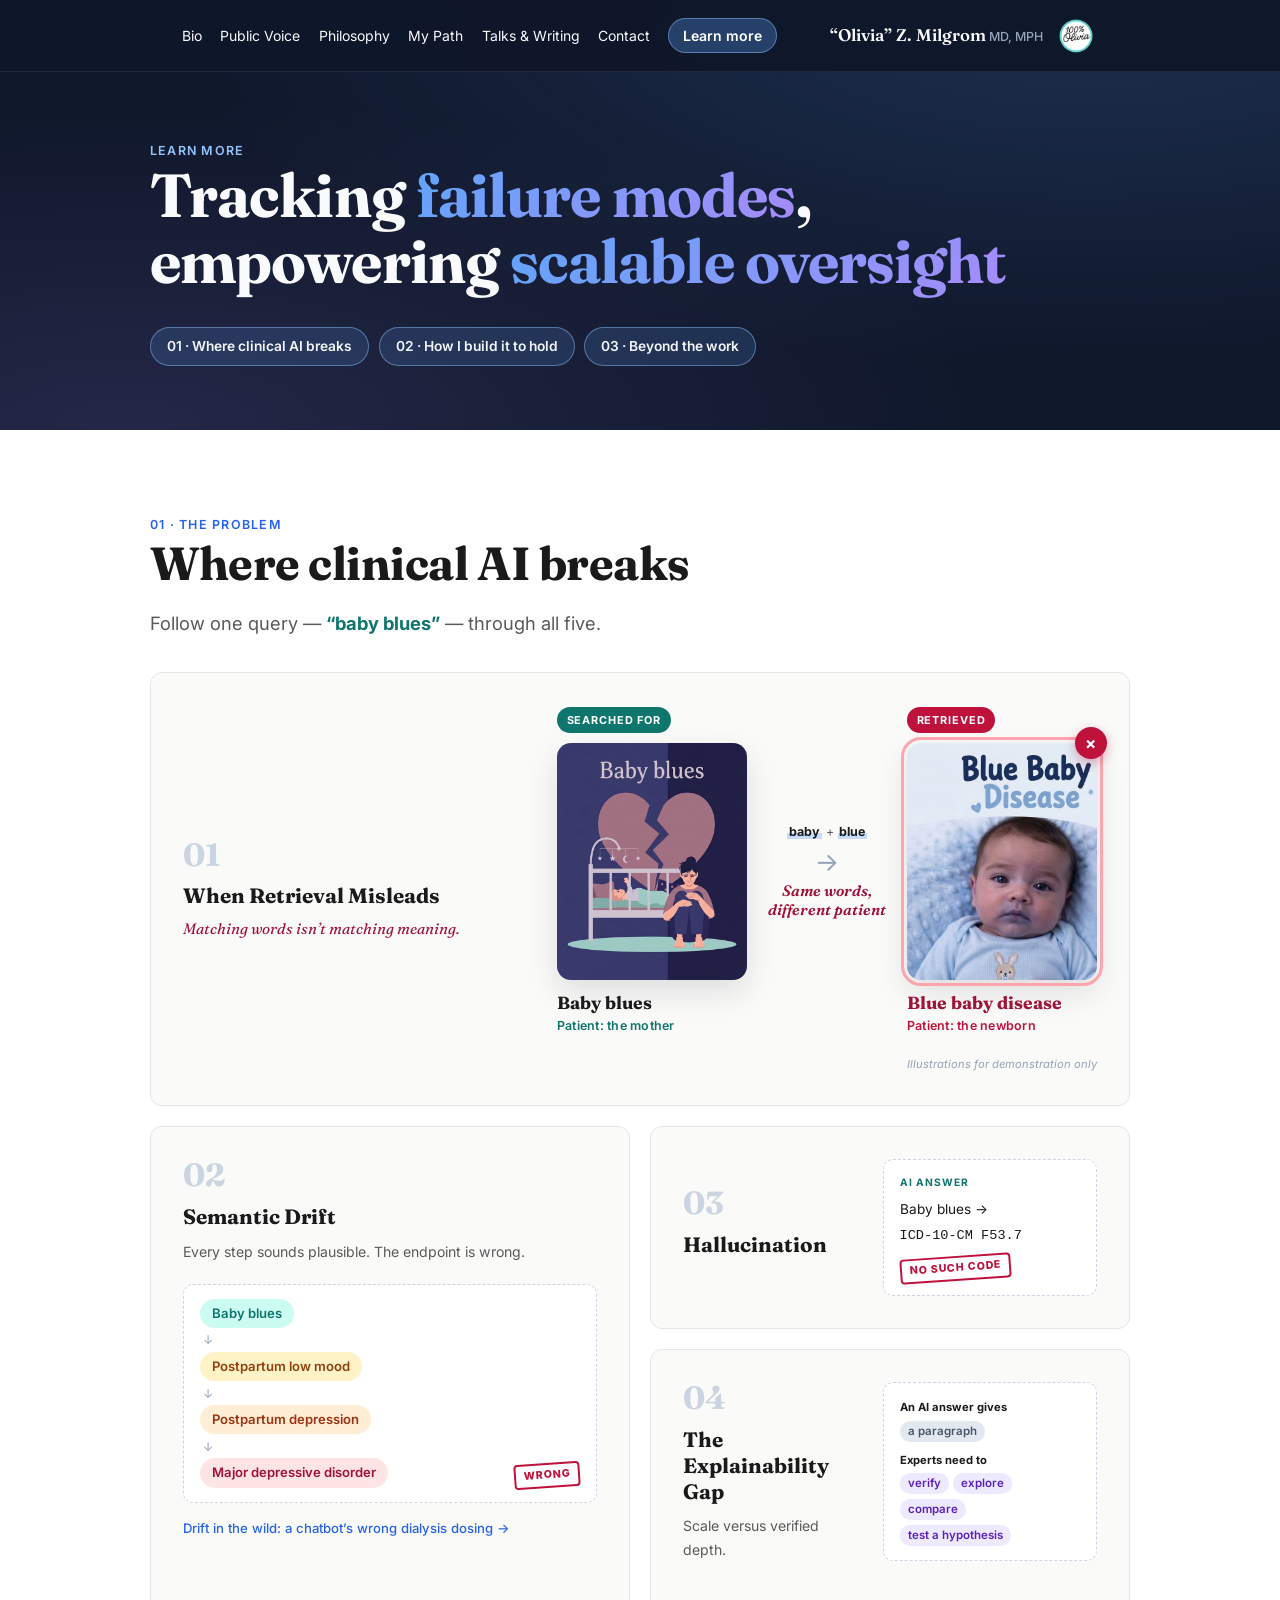
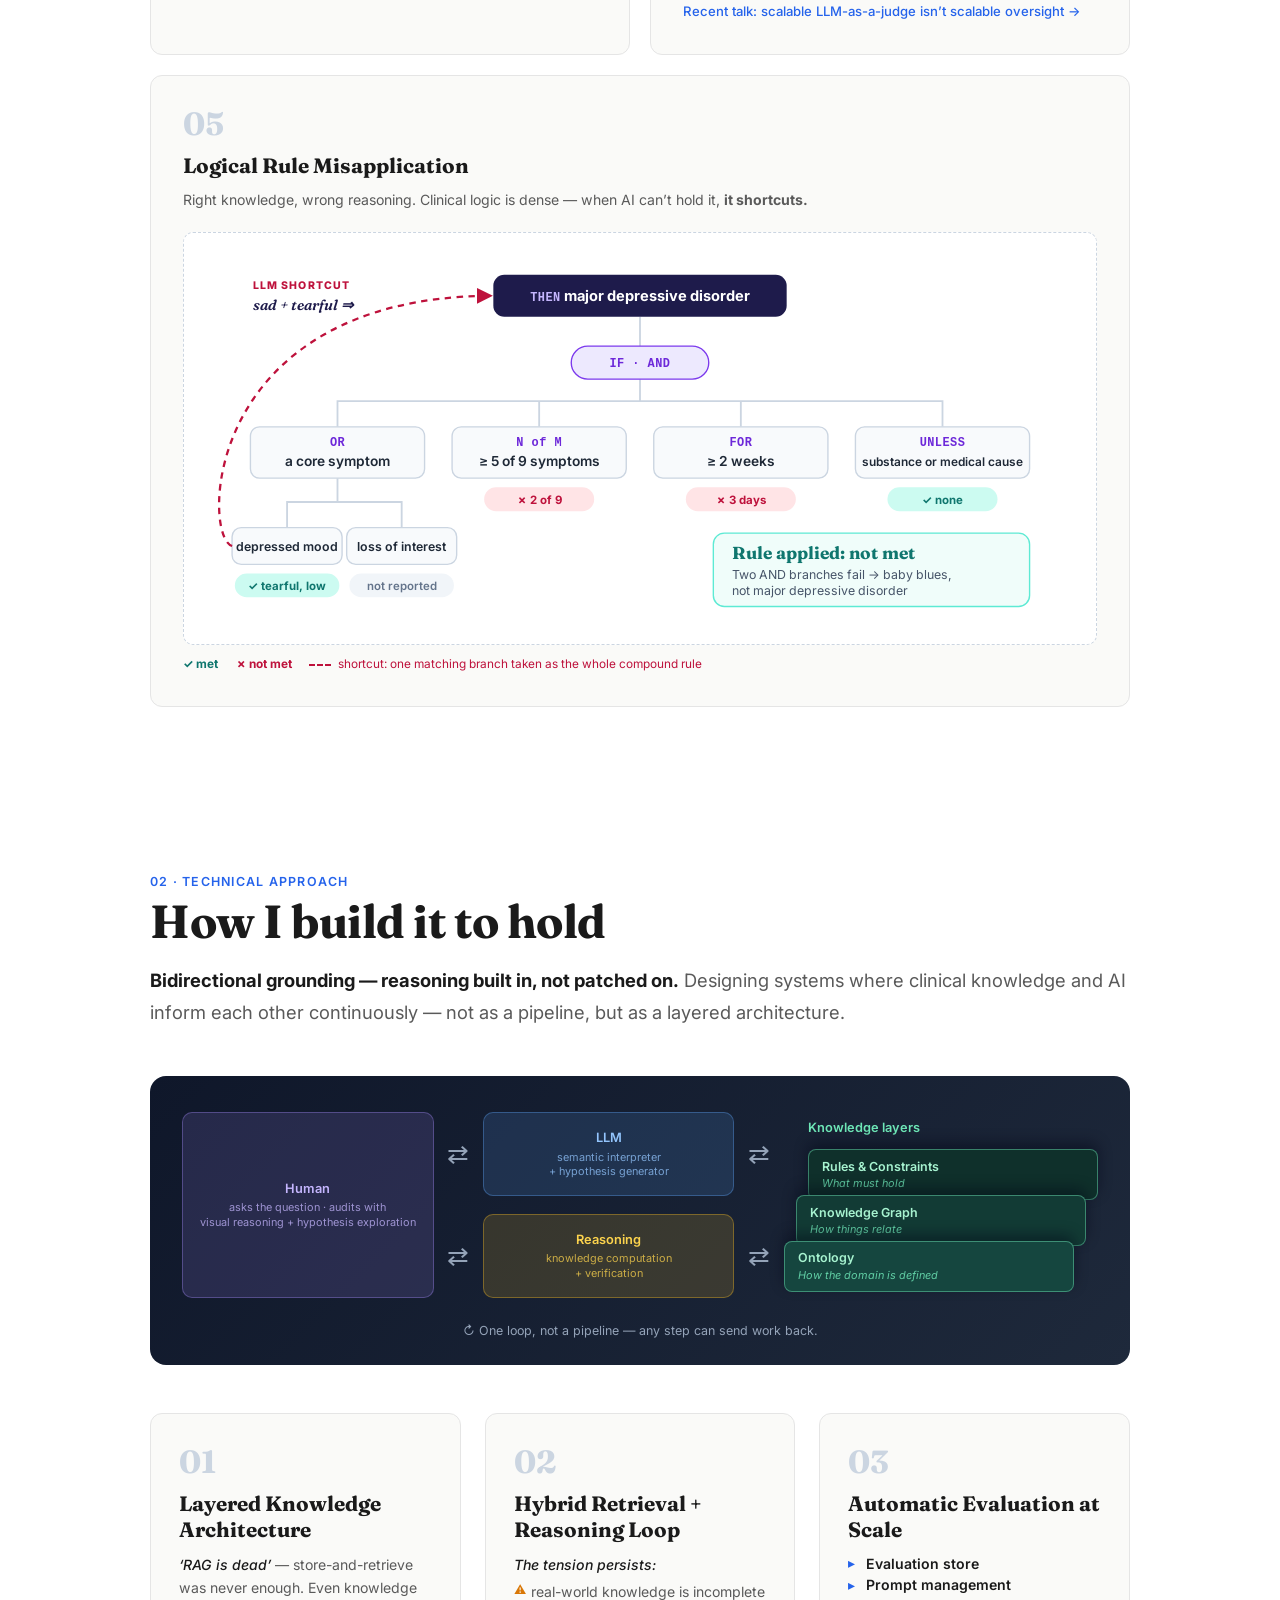
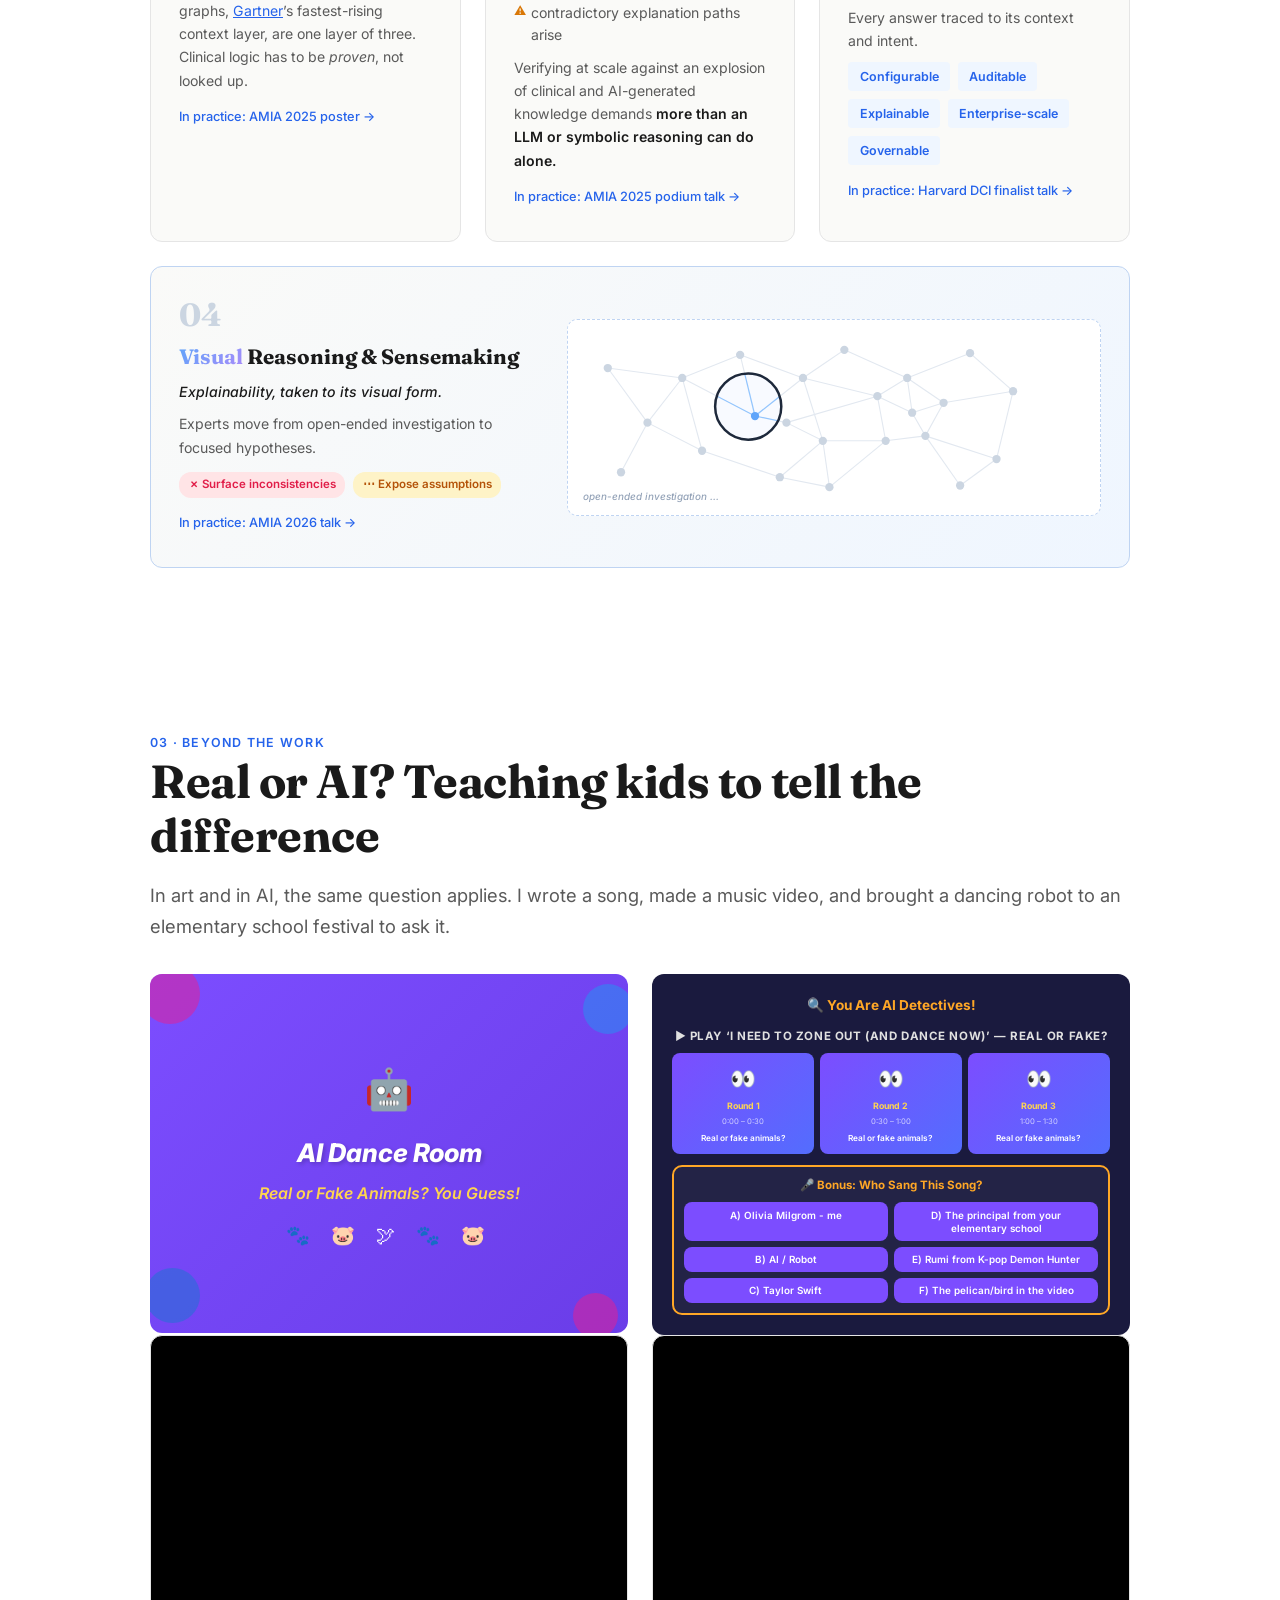
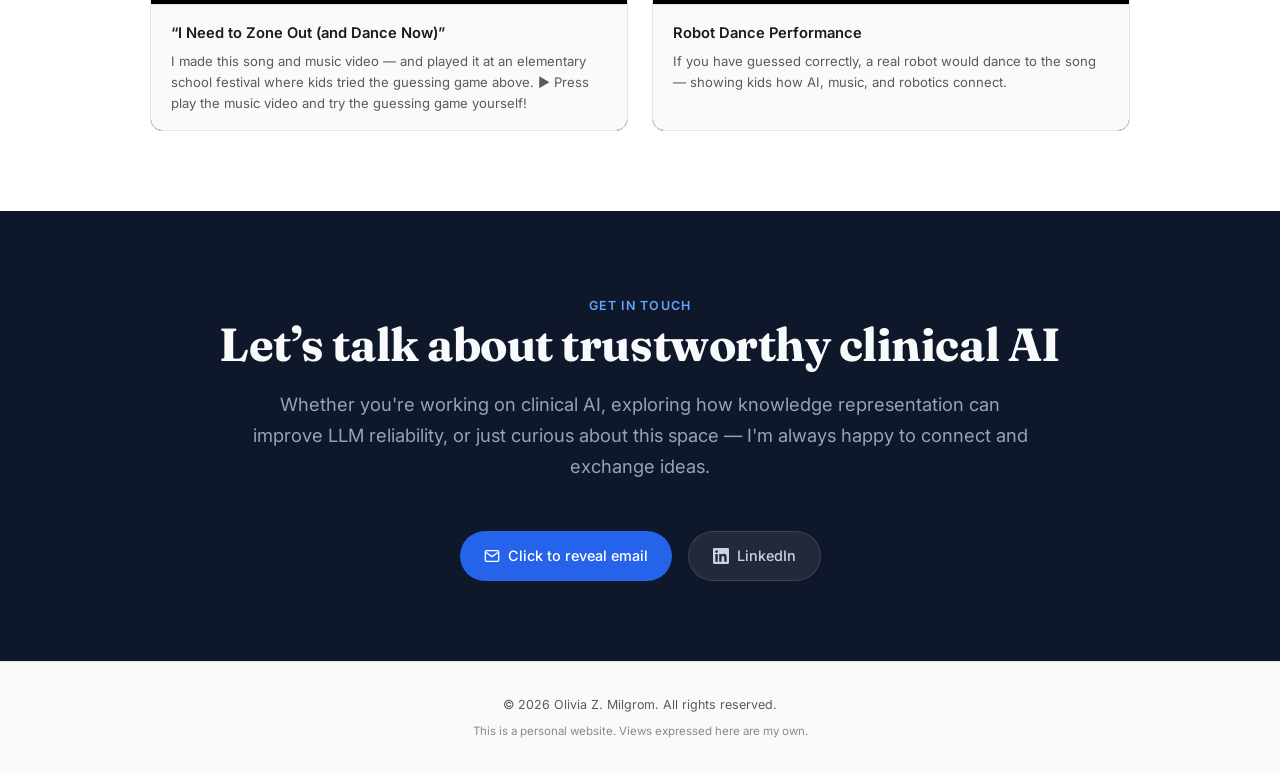
<file: learn-more.html>
<!DOCTYPE html>
<html lang="en">
<head>
<meta charset="UTF-8">
<meta name="viewport" content="width=device-width, initial-scale=1.0">
<!-- Google Analytics -->
<script async src="https://www.googletagmanager.com/gtag/js?id=G-RL3PQB3LN1"></script>
<script>
  window.dataLayer = window.dataLayer || [];
  function gtag(){dataLayer.push(arguments);}
  gtag('js', new Date());
  gtag('config', 'G-RL3PQB3LN1');
</script>
<meta name="color-scheme" content="only light">
<script>
if ('scrollRestoration' in history) history.scrollRestoration = 'manual';
if (!window.location.hash) {
  window.scrollTo(0, 0);
  document.addEventListener('DOMContentLoaded', function() { window.scrollTo(0, 0); });
  window.addEventListener('load', function() {
    window.scrollTo(0, 0);
    setTimeout(function() { window.scrollTo(0, 0); }, 50);
    setTimeout(function() { window.scrollTo(0, 0); }, 150);
    setTimeout(function() { window.scrollTo(0, 0); }, 500);
  });
}
</script>
<title>Learn more &mdash; &ldquo;Olivia&rdquo; Z. Milgrom</title>
<meta name="description" content="Where clinical AI breaks, how &quot;Olivia&quot; Z. Milgrom, MD MPH builds it to hold, and beyond the work.">
<link rel="preconnect" href="https://fonts.googleapis.com">
<link href="https://fonts.googleapis.com/css2?family=Inter:wght@300;400;500;600;700&family=Fraunces:opsz,wght@9..144,400;9..144,600;9..144,700&display=swap" rel="stylesheet">
<link rel="stylesheet" href="assets/css/site.css">
</head>
<body>

<!-- Navigation -->
<nav>
  <div class="nav-inner">
    <div class="nav-links">
      <a href="index.html#bio">Bio</a>
      <a href="index.html#voice">Public Voice</a>
      <a href="index.html#about">Philosophy</a>
      <a href="index.html#path">My Path</a>
      <a href="index.html#writing">Talks &amp; Writing</a>
      <a href="#contact">Contact</a>
      <a href="learn-more.html" class="nav-more active">Learn more</a>
    </div>
    <a href="learn-more.html" class="nav-more-phone active">Learn more</a>
    <a href="index.html" class="nav-brand">
      <span class="nav-name">&ldquo;Olivia&rdquo; Z. Milgrom<span class="nav-cred">MD, MPH</span></span>
      <img src="assets/images/logo-100-olivia.png" alt="100% Olivia">
    </a>
  </div>
</nav>

<section class="page-hero">
  <div class="section-inner">
    <span class="section-label">Learn more</span>
    <h1>Tracking <em>failure modes</em>, empowering <em>scalable oversight</em></h1>
    <div class="page-jump"><a href="#problem">01 &middot; Where clinical AI breaks</a><a href="#approach">02 &middot; How I build it to hold</a><a href="#community">03 &middot; Beyond the work</a></div>
  </div>
</section>

<!-- The Problem -->
<section class="problem-section" id="problem">
  <div class="section-inner">
    <span class="section-label">01 &middot; The Problem</span>
    <div class="section-title">Where clinical AI breaks</div>
    <p class="section-subtitle trace-intro">Follow one query &mdash; <strong>&ldquo;baby blues&rdquo;</strong> &mdash; through all five.</p>
    <div class="problem-grid">
      <div class="problem-card problem-feature">
        <div class="pf-text">
          <div class="step-num">01</div>
          <h3>When Retrieval Misleads</h3>
          <p class="pf-lead">Matching words isn&rsquo;t matching meaning.</p>
        </div>
        <div class="mismatch">
          <figure class="mm mm-asked">
            <span class="mm-tag">Searched for</span>
            <img src="assets/images/retrieval-baby-blues.jpg" alt="Illustration: a new mother sitting tearful beside a crib, titled Baby blues" loading="lazy">
            <figcaption><strong>Baby blues</strong><span class="who">Patient: the mother</span></figcaption>
          </figure>
          <div class="mm-link" aria-hidden="true">
            <span class="mm-words"><b>baby</b> + <b>blue</b></span>
            <span class="mm-arrow">&rarr;</span>
            <span class="mm-verdict">Same words, different patient</span>
          </div>
          <figure class="mm mm-got">
            <span class="mm-tag">Retrieved</span>
            <span class="mm-x" aria-hidden="true">&times;</span>
            <img src="assets/images/retrieval-blue-baby.jpg" alt="Illustration: a newborn with a bluish tinge around the lips, titled Blue Baby Disease" loading="lazy">
            <figcaption><strong>Blue baby disease</strong><span class="who">Patient: the newborn</span></figcaption>
          </figure>
          <p class="mm-credit">Illustrations for demonstration only</p>
        </div>
      </div>
      <div class="problem-card pc-drift">
        <div class="step-num">02</div>
        <h3>Semantic Drift</h3>
        <p>Every step sounds plausible. The endpoint is wrong.</p>
        <div class="trace"><div class="trace-box drift-box">
          <ol class="drift">
            <li><span>Baby blues</span></li>
            <li><span>Postpartum low mood</span></li>
            <li><span>Postpartum depression</span></li>
            <li><span>Major depressive disorder</span></li>
          </ol>
          <span class="stamp drift-stamp">Wrong</span>
        </div></div>
        <a class="pc-link" href="https://medium.com/@olivia.milgrom/a-semantic-drift-perfect-storm-in-medical-ai-f0e9cd1b0f03" target="_blank" rel="noopener">Drift in the wild: a chatbot&rsquo;s wrong dialysis dosing &rarr;</a>
      </div>
      <div class="problem-card pc-side">
        <div class="pc-text">
          <div class="step-num">03</div>
          <h3>Hallucination</h3>
        </div>
        <div class="trace"><div class="trace-box">
          <span class="trace-label">AI answer</span>
          <div class="ai-answer">Baby blues &rarr; <code>ICD-10-CM F53.7</code></div>
          <span class="stamp">No such code</span>
        </div></div>
      </div>
      <div class="problem-card pc-side">
        <div class="pc-text">
          <div class="step-num">04</div>
          <h3>The Explainability Gap</h3>
          <p>Scale versus verified depth.</p>
        </div>
        <div class="trace"><div class="trace-box gap-row">
          <b>An AI answer gives</b>
          <div class="chips have"><span>a paragraph</span></div>
          <b>Experts need to</b>
          <div class="chips need"><span>verify</span><span>explore</span><span>compare</span><span>test a hypothesis</span></div>
        </div></div>
        <a class="pc-link pc-link-wide" href="index.html#dci-2026">Recent talk: scalable LLM-as-a-judge isn&rsquo;t scalable oversight &rarr;</a>
      </div>
      <div class="problem-card">
        <div class="step-num">05</div>
        <h3>Logical Rule Misapplication</h3>
        <p>Right knowledge, wrong reasoning. Clinical logic is dense &mdash; when AI can&rsquo;t hold it, <strong>it shortcuts.</strong></p>
        <p class="tree-hint">Swipe to see the whole tree &rarr;</p>
        <div class="tree-wrap">
          <svg class="logic-tree" viewBox="0 0 960 414" role="img" aria-labelledby="tree-title tree-desc">
            <title id="tree-title">The rule as a tree, and the shortcut that skips it</title>
            <desc id="tree-desc">IF a core symptom (depressed mood OR loss of interest) AND at least 5 of 9 symptoms AND at least 2 weeks, UNLESS a substance or medical cause, THEN major depressive disorder. A patient three days after birth has a core symptom but only 2 of 9 symptoms for 3 days, so the rule is not met. The LLM shortcut jumps from the one matching branch, tearful and low, straight to the diagnosis.</desc>
            <defs>
              <marker id="sc-head" viewBox="0 0 10 10" refX="8" refY="5" markerWidth="7" markerHeight="7" orient="auto-start-reverse"><path d="M0 0 L10 5 L0 10 Z" fill="#BE123C"/></marker>
            </defs>
            <g transform="translate(0 14)">
            <g fill="none" stroke="#CBD5E1" stroke-width="2">
              <path d="M480 60 V92"/>
              <path d="M480 128 V152 M150 180 V152 H810 V180 M370 152 V180 M590 152 V180"/>
              <path d="M150 236 V262 M95 290 V262 H220 V290"/>
            </g>
            <!-- THEN -->
            <rect x="320" y="14" width="320" height="46" rx="12" fill="#1E1B4B"/>
            <text x="480" y="43" text-anchor="middle" class="t-then"><tspan class="t-op-light">THEN</tspan> major depressive disorder</text>
            <!-- IF ... AND -->
            <rect x="405" y="92" width="150" height="36" rx="18" fill="#EDE9FE" stroke="#7C3AED" stroke-width="1.5"/>
            <text x="480" y="115" text-anchor="middle" class="t-op">IF &#183; AND</text>
            <!-- branches -->
            <g class="node">
              <rect x="55" y="180" width="190" height="56" rx="10"/>
              <text x="150" y="201" text-anchor="middle" class="t-op">OR</text>
              <text x="150" y="223" text-anchor="middle" class="t-node">a core symptom</text>
            </g>
            <g class="node">
              <rect x="275" y="180" width="190" height="56" rx="10"/>
              <text x="370" y="201" text-anchor="middle" class="t-op">N of M</text>
              <text x="370" y="223" text-anchor="middle" class="t-node">&#8805; 5 of 9 symptoms</text>
            </g>
            <g class="node">
              <rect x="495" y="180" width="190" height="56" rx="10"/>
              <text x="590" y="201" text-anchor="middle" class="t-op">FOR</text>
              <text x="590" y="223" text-anchor="middle" class="t-node">&#8805; 2 weeks</text>
            </g>
            <g class="node">
              <rect x="715" y="180" width="190" height="56" rx="10"/>
              <text x="810" y="201" text-anchor="middle" class="t-op">UNLESS</text>
              <text x="810" y="223" text-anchor="middle" class="t-node t-small">substance or medical cause</text>
            </g>
            <g class="node">
              <rect x="35" y="290" width="120" height="40" rx="10"/>
              <text x="95" y="315" text-anchor="middle" class="t-leaf">depressed mood</text>
              <rect x="160" y="290" width="120" height="40" rx="10"/>
              <text x="220" y="315" text-anchor="middle" class="t-leaf">loss of interest</text>
            </g>
            <!-- the patient, three days after birth -->
            <g class="chip ok"><rect x="38" y="340" width="114" height="26" rx="13"/><text x="95" y="358" text-anchor="middle">&#10003; tearful, low</text></g>
            <g class="chip na"><rect x="163" y="340" width="114" height="26" rx="13"/><text x="220" y="358" text-anchor="middle">not reported</text></g>
            <g class="chip bad"><rect x="310" y="246" width="120" height="26" rx="13"/><text x="370" y="264" text-anchor="middle">&#10007; 2 of 9</text></g>
            <g class="chip bad"><rect x="530" y="246" width="120" height="26" rx="13"/><text x="590" y="264" text-anchor="middle">&#10007; 3 days</text></g>
            <g class="chip ok"><rect x="750" y="246" width="120" height="26" rx="13"/><text x="810" y="264" text-anchor="middle">&#10003; none</text></g>
            <!-- verdict -->
            <rect x="560" y="296" width="345" height="80" rx="12" fill="#F0FDFA" stroke="#5EEAD4" stroke-width="1.5"/>
            <text x="580" y="324" class="t-verdict">Rule applied: not met</text>
            <text x="580" y="346" class="t-verdict-sub">Two AND branches fail &#8594; baby blues,</text>
            <text x="580" y="363" class="t-verdict-sub">not major depressive disorder</text>
            <!-- the shortcut -->
            <path d="M35 310 C 2 300, 2 40, 316 37" fill="none" stroke="#BE123C" stroke-width="2.5" stroke-dasharray="7 6" marker-end="url(#sc-head)"/>
            </g>
            <text x="58" y="44" class="t-sc-title">LLM SHORTCUT</text>
            <text x="58" y="66" class="t-shortcut">sad + tearful &#8658;</text>
          </svg>
        </div>
        <p class="tree-legend"><span class="lg lg-ok">&#10003; met</span><span class="lg lg-bad">&#10007; not met</span><span class="lg lg-sc">shortcut: one matching branch taken as the whole compound rule</span></p>
      </div>
    </div>
  </div>
</section>

<!-- Baby Blues Example — PRESERVED FOR FUTURE USE (pending submission)
<section class="example-section">
  <div class="section-inner">
    <div class="example-box">
      <h3>One phrase, all three failures: "Baby blues"</h3>
      <p>When an AI system processes the clinical concept "Baby blues" (postpartum mood changes,
        ICD-10-CM code F53.0), all three failure modes appear at once — making this a useful litmus
        test for any clinical AI system.</p>
      <div class="example-failures">
        <div class="example-failure failure-surface"><h4>Surface-Level</h4><p>Lexical search returns "Blue baby" — cyanotic heart disease in newborns. Word overlap, completely wrong clinical meaning.</p></div>
        <div class="example-failure failure-drift"><h4>Semantic Drift</h4><p>The LLM starts with postpartum mood, drifts through "depression," and lands on major depressive disorder — a different condition requiring different treatment.</p></div>
        <div class="example-failure failure-hallucination"><h4>Hallucination</h4><p>The model invents plausible-sounding but nonexistent ICD-10 codes, or fabricates clinical relationships not in any knowledge base.</p></div>
      </div>
    </div>
  </div>
</section>
-->

<!-- Approach -->
<section class="approach-section" id="approach">
  <div class="section-inner">
    <span class="section-label">02 &middot; Technical Approach</span>
    <div class="section-title">How I build it to hold</div>
    <p class="section-subtitle">
      <strong style="color: var(--color-text);">Bidirectional grounding &mdash; reasoning built in, not patched on.</strong> Designing systems where clinical knowledge and AI inform each other continuously &mdash; not as a pipeline, but as a layered architecture.
    </p>

    <!-- Architecture Diagram: one loop around a flat stack of knowledge layers -->
    <div class="arch-diagram arch-loop">
      <div class="loop-grid">
        <div class="arch-node arch-node-human lp-human">Human<div class="arch-node-sub">asks the question &middot; audits with<br>visual reasoning + hypothesis exploration</div></div>
        <div class="arch-arrow lp-a1" aria-hidden="true">&#8644;</div>
        <div class="arch-node arch-node-llm lp-llm">LLM<div class="arch-node-sub">semantic interpreter<br>+ hypothesis generator</div></div>
        <div class="arch-arrow lp-a2" aria-hidden="true">&#8644;</div>
        <div class="kstack lp-stack">
          <div class="kstack-title">Knowledge layers</div>
          <div class="kcard kc-3"><b>Rules &amp; Constraints</b><span>What must hold</span></div>
          <div class="kcard kc-2"><b>Knowledge Graph</b><span>How things relate</span></div>
          <div class="kcard kc-1"><b>Ontology</b><span>How the domain is defined</span></div>
        </div>
        <div class="arch-arrow lp-a3" aria-hidden="true">&#8644;</div>
        <div class="arch-node arch-node-reasoner lp-reason">Reasoning<div class="arch-node-sub">knowledge computation<br>+ verification</div></div>
        <div class="arch-arrow lp-a4" aria-hidden="true">&#8644;</div>
      </div>
      <p class="loop-note">&#8635; One loop, not a pipeline &mdash; any step can send work back.</p>
    </div>

    <!-- Explanatory Steps -->
    <div class="approach-flow">
      <div class="approach-step" id="layered-knowledge">
        <div class="step-num">01</div>
        <h3>Layered Knowledge Architecture</h3>
        <p><span style="font-style: italic; color: var(--color-text); font-weight: 500;">&lsquo;RAG is dead&rsquo;</span> &mdash; store-and-retrieve was never enough. Even knowledge graphs, <a href="https://www.gartner.com/en/articles/hype-cycle-for-artificial-intelligence" target="_blank" rel="noopener" style="color: var(--color-accent); text-decoration: underline;">Gartner</a>&rsquo;s fastest-rising context layer, are one layer of three. Clinical logic has to be <em>proven</em>, not looked up.</p>
        <a href="index.html#amia-2025-poster" style="display: inline-block; margin-top: 0.9rem; font-size: 0.8rem; font-weight: 500; color: var(--color-accent); text-decoration: none;">In practice: AMIA 2025 poster &rarr;</a>
      </div>
      <div class="approach-step" id="hybrid-reasoning">
        <div class="step-num">02</div>
        <h3>Hybrid Retrieval + Reasoning Loop</h3>
        <p class="tension-lead">The tension persists:</p>
        <ul class="tension">
          <li>real-world knowledge is incomplete</li>
          <li>contradictory explanation paths arise</li>
        </ul>
        <p>Verifying at scale against an explosion of clinical and AI-generated knowledge demands <strong>more than an LLM or symbolic reasoning can do alone.</strong></p>
        <a href="index.html#amia-2025-podium" style="display: inline-block; margin-top: 0.9rem; font-size: 0.8rem; font-weight: 500; color: var(--color-accent); text-decoration: none;">In practice: AMIA 2025 podium talk &rarr;</a>
      </div>
      <div class="approach-step">
        <div class="step-num">03</div>
        <h3>Automatic Evaluation at Scale</h3>
        <ul class="tension eval-list">
          <li><strong>Evaluation store</strong></li>
          <li><strong>Prompt management</strong></li>
        </ul>
        <p>Every answer traced to its context and intent.</p>
        <div style="display: flex; gap: 0.5rem; flex-wrap: wrap; margin-top: 0.6rem;">
          <span style="font-size: 0.78rem; font-weight: 600; padding: 0.25rem 0.7rem; border-radius: 4px; background: #EFF6FF; color: #2563EB;">Configurable</span>
          <span style="font-size: 0.78rem; font-weight: 600; padding: 0.25rem 0.7rem; border-radius: 4px; background: #EFF6FF; color: #2563EB;">Auditable</span>
          <span style="font-size: 0.78rem; font-weight: 600; padding: 0.25rem 0.7rem; border-radius: 4px; background: #EFF6FF; color: #2563EB;">Explainable</span>
          <span style="font-size: 0.78rem; font-weight: 600; padding: 0.25rem 0.7rem; border-radius: 4px; background: #EFF6FF; color: #2563EB;">Enterprise-scale</span>
          <span style="font-size: 0.78rem; font-weight: 600; padding: 0.25rem 0.7rem; border-radius: 4px; background: #EFF6FF; color: #2563EB;">Governable</span>
        </div>
        <a href="index.html#dci-2026" style="display: inline-block; margin-top: 0.9rem; font-size: 0.8rem; font-weight: 500; color: var(--color-accent); text-decoration: none;">In practice: Harvard DCI finalist talk &rarr;</a>
        <!-- PRESERVED DETAIL: AI evaluation tools deployed via MCP (Model Context Protocol — an open standard for connecting AI models to external knowledge and tools). -->
      </div>
      <div class="approach-step vr-step" id="visual-reasoning" style="background: linear-gradient(135deg, #FAFAF8 0%, #EFF6FF 100%); border: 1.5px solid #bfd4f2;">
        <div class="vr-text">
          <div class="step-num">04</div>
        <h3><span style="background: linear-gradient(135deg, #60A5FA, #A78BFA); -webkit-background-clip: text; -webkit-text-fill-color: transparent; background-clip: text;">Visual</span> Reasoning &amp; Sensemaking</h3>
        <p style="font-style: italic; color: var(--color-text); font-weight: 500; margin-bottom: 0.6rem;">Explainability, taken to its visual form.</p>
        <p style="margin-bottom: 0.8rem;">Experts move from open-ended investigation to focused hypotheses.</p>
        <div style="display: flex; gap: 0.5rem; margin-top: 0.4rem; flex-wrap: wrap;">
          <span style="font-size: 0.72rem; padding: 0.2rem 0.6rem; border-radius: 12px; background: #FFE4E6; color: #E11D48; font-weight: 600;">&#10007; Surface inconsistencies</span>
          <span style="font-size: 0.72rem; padding: 0.2rem 0.6rem; border-radius: 12px; background: #FEF3C7; color: #B45309; font-weight: 600;">&#8943; Expose assumptions</span>
        </div>
        <a href="index.html#amia-2026" style="display: inline-block; margin-top: 0.9rem; font-size: 0.8rem; font-weight: 500; color: var(--color-accent); text-decoration: none;">In practice: AMIA 2026 talk &rarr;</a>
        </div>
        <div class="vr-visual">
          <svg class="lens-viz" viewBox="0 0 620 212" role="img" aria-labelledby="lens-title lens-desc">
          <title id="lens-title">A visual working set: from open-ended investigation to a focused hypothesis</title>
          <desc id="lens-desc">A lens wanders across a dense knowledge graph, then settles on a small working set. Inside it, one hypothesis path lights up, an inconsistent node is flagged, and an unstated assumption shows as a dashed link.</desc>
          <defs><clipPath id="lens-clip"><circle r="40"><animate attributeName="r" dur="11s" repeatCount="indefinite" keyTimes="0;0.65;0.72;0.9;1" values="40;40;74;74;40"/><animateTransform attributeName="transform" type="translate" dur="11s" repeatCount="indefinite" keyTimes="0;0.12;0.25;0.33;0.45;0.52;0.65;0.92;1" values="130 108;130 108;258 82;258 82;226 150;226 150;402 102;402 102;130 108"/></circle></clipPath></defs>
          <g class="lens-grey"><line x1="36" y1="46" x2="84" y2="112" class="g-e"/><line x1="84" y1="112" x2="52" y2="172" class="g-e"/><line x1="36" y1="46" x2="126" y2="58" class="g-e"/><line x1="126" y1="58" x2="150" y2="146" class="g-e"/><line x1="84" y1="112" x2="126" y2="58" class="g-e"/><line x1="84" y1="112" x2="150" y2="146" class="g-e"/><line x1="126" y1="58" x2="196" y2="30" class="g-e"/><line x1="196" y1="30" x2="214" y2="104" class="g-e"/><line x1="126" y1="58" x2="214" y2="104" class="g-e"/><line x1="150" y1="146" x2="244" y2="178" class="g-e"/><line x1="214" y1="104" x2="252" y2="112" class="g-e"/><line x1="252" y1="112" x2="296" y2="134" class="g-e"/><line x1="244" y1="178" x2="296" y2="134" class="g-e"/><line x1="214" y1="104" x2="272" y2="58" class="g-e"/><line x1="196" y1="30" x2="272" y2="58" class="g-e"/><line x1="272" y1="58" x2="322" y2="24" class="g-e"/><line x1="272" y1="58" x2="296" y2="134" class="g-e"/><line x1="296" y1="134" x2="304" y2="190" class="g-e"/><line x1="244" y1="178" x2="304" y2="190" class="g-e"/><line x1="272" y1="58" x2="362" y2="80" class="g-e"/><line x1="322" y1="24" x2="398" y2="58" class="g-e"/><line x1="296" y1="134" x2="372" y2="134" class="g-e"/><line x1="304" y1="190" x2="372" y2="134" class="g-e"/><line x1="252" y1="112" x2="362" y2="80" class="g-e"/><line x1="362" y1="80" x2="398" y2="58" class="g-e"/><line x1="362" y1="80" x2="404" y2="100" class="g-e"/><line x1="398" y1="58" x2="404" y2="100" class="g-e"/><line x1="398" y1="58" x2="442" y2="88" class="g-e"/><line x1="442" y1="88" x2="404" y2="100" class="g-e"/><line x1="404" y1="100" x2="420" y2="128" class="g-e"/><line x1="420" y1="128" x2="372" y2="134" class="g-e"/><line x1="372" y1="134" x2="362" y2="80" class="g-e"/><line x1="442" y1="88" x2="420" y2="128" class="g-e"/><line x1="398" y1="58" x2="474" y2="28" class="g-e"/><line x1="442" y1="88" x2="526" y2="74" class="g-e"/><line x1="420" y1="128" x2="506" y2="156" class="g-e"/><line x1="506" y1="156" x2="462" y2="188" class="g-e"/><line x1="474" y1="28" x2="526" y2="74" class="g-e"/><line x1="526" y1="74" x2="506" y2="156" class="g-e"/><line x1="420" y1="128" x2="462" y2="188" class="g-e"/><circle cx="36" cy="46" r="5" class="g-n"/><circle cx="84" cy="112" r="5" class="g-n"/><circle cx="52" cy="172" r="5" class="g-n"/><circle cx="126" cy="58" r="5" class="g-n"/><circle cx="150" cy="146" r="5" class="g-n"/><circle cx="196" cy="30" r="5" class="g-n"/><circle cx="214" cy="104" r="5" class="g-n"/><circle cx="244" cy="178" r="5" class="g-n"/><circle cx="272" cy="58" r="5" class="g-n"/><circle cx="296" cy="134" r="5" class="g-n"/><circle cx="322" cy="24" r="5" class="g-n"/><circle cx="304" cy="190" r="5" class="g-n"/><circle cx="474" cy="28" r="5" class="g-n"/><circle cx="506" cy="156" r="5" class="g-n"/><circle cx="526" cy="74" r="5" class="g-n"/><circle cx="462" cy="188" r="5" class="g-n"/><circle cx="252" cy="112" r="5" class="g-n"/><circle cx="362" cy="80" r="5" class="g-n"/><circle cx="398" cy="58" r="5" class="g-n"/><circle cx="442" cy="88" r="5" class="g-n"/><circle cx="420" cy="128" r="5" class="g-n"/><circle cx="372" cy="134" r="5" class="g-n"/><circle cx="404" cy="100" r="5" class="g-n"/></g>
          <g clip-path="url(#lens-clip)"><rect width="620" height="212" class="lens-bg"/><line x1="36" y1="46" x2="84" y2="112" class="c-e"/><line x1="84" y1="112" x2="52" y2="172" class="c-e"/><line x1="36" y1="46" x2="126" y2="58" class="c-e"/><line x1="126" y1="58" x2="150" y2="146" class="c-e"/><line x1="84" y1="112" x2="126" y2="58" class="c-e"/><line x1="84" y1="112" x2="150" y2="146" class="c-e"/><line x1="126" y1="58" x2="196" y2="30" class="c-e"/><line x1="196" y1="30" x2="214" y2="104" class="c-e"/><line x1="126" y1="58" x2="214" y2="104" class="c-e"/><line x1="150" y1="146" x2="244" y2="178" class="c-e"/><line x1="214" y1="104" x2="252" y2="112" class="c-e"/><line x1="252" y1="112" x2="296" y2="134" class="c-e"/><line x1="244" y1="178" x2="296" y2="134" class="c-e"/><line x1="214" y1="104" x2="272" y2="58" class="c-e"/><line x1="196" y1="30" x2="272" y2="58" class="c-e"/><line x1="272" y1="58" x2="322" y2="24" class="c-e"/><line x1="272" y1="58" x2="296" y2="134" class="c-e"/><line x1="296" y1="134" x2="304" y2="190" class="c-e"/><line x1="244" y1="178" x2="304" y2="190" class="c-e"/><line x1="272" y1="58" x2="362" y2="80" class="c-e"/><line x1="322" y1="24" x2="398" y2="58" class="c-e"/><line x1="296" y1="134" x2="372" y2="134" class="c-e"/><line x1="304" y1="190" x2="372" y2="134" class="c-e"/><line x1="252" y1="112" x2="362" y2="80" class="c-e"/><line x1="362" y1="80" x2="398" y2="58" class="c-e-ws"/><line x1="362" y1="80" x2="404" y2="100" class="c-path"/><line x1="398" y1="58" x2="404" y2="100" class="c-e-ws"/><line x1="398" y1="58" x2="442" y2="88" class="c-e-ws"/><line x1="442" y1="88" x2="404" y2="100" class="c-e-ws"/><line x1="404" y1="100" x2="420" y2="128" class="c-path"/><line x1="420" y1="128" x2="372" y2="134" class="c-e-ws"/><line x1="372" y1="134" x2="362" y2="80" class="c-e-ws"/><line x1="442" y1="88" x2="420" y2="128" class="c-e-ws"/><line x1="398" y1="58" x2="474" y2="28" class="c-e"/><line x1="442" y1="88" x2="526" y2="74" class="c-e"/><line x1="420" y1="128" x2="506" y2="156" class="c-e"/><line x1="506" y1="156" x2="462" y2="188" class="c-e"/><line x1="474" y1="28" x2="526" y2="74" class="c-e"/><line x1="526" y1="74" x2="506" y2="156" class="c-e"/><line x1="420" y1="128" x2="462" y2="188" class="c-e"/><line x1="372" y1="134" x2="404" y2="100" class="c-assume"/><circle cx="36" cy="46" r="5" class="c-n"/><circle cx="84" cy="112" r="5" class="c-n"/><circle cx="52" cy="172" r="5" class="c-n"/><circle cx="126" cy="58" r="5" class="c-n"/><circle cx="150" cy="146" r="5" class="c-n"/><circle cx="196" cy="30" r="5" class="c-n"/><circle cx="214" cy="104" r="5" class="c-n"/><circle cx="244" cy="178" r="5" class="c-n"/><circle cx="272" cy="58" r="5" class="c-n"/><circle cx="296" cy="134" r="5" class="c-n"/><circle cx="322" cy="24" r="5" class="c-n"/><circle cx="304" cy="190" r="5" class="c-n"/><circle cx="474" cy="28" r="5" class="c-n"/><circle cx="506" cy="156" r="5" class="c-n"/><circle cx="526" cy="74" r="5" class="c-n"/><circle cx="462" cy="188" r="5" class="c-n"/><circle cx="252" cy="112" r="5" class="c-n"/><circle cx="362" cy="80" r="6.5" class="c-hyp"/><circle cx="398" cy="58" r="6" class="c-ws"/><circle cx="442" cy="88" r="6.5" class="c-bad"/><circle cx="420" cy="128" r="6.5" class="c-hyp"/><circle cx="372" cy="134" r="6" class="c-ws"/><circle cx="404" cy="100" r="6.5" class="c-hyp"/></g>
          <circle r="40" class="lens-ring"><animate attributeName="r" dur="11s" repeatCount="indefinite" keyTimes="0;0.65;0.72;0.9;1" values="40;40;74;74;40"/><animateTransform attributeName="transform" type="translate" dur="11s" repeatCount="indefinite" keyTimes="0;0.12;0.25;0.33;0.45;0.52;0.65;0.92;1" values="130 108;130 108;258 82;258 82;226 150;226 150;402 102;402 102;130 108"/></circle>
          <g class="lens-call"><animate attributeName="opacity" dur="11s" repeatCount="indefinite" keyTimes="0;0.7;0.75;0.88;0.92;1" values="0;0;1;1;0;0"/>
            <text x="482" y="93" class="t-bad">&#10007; inconsistency</text>
            <text x="332" y="166" text-anchor="end" class="t-assume">unstated assumption</text>
          </g>
          <text x="6" y="206" class="t-phase"><animate attributeName="opacity" dur="11s" repeatCount="indefinite" keyTimes="0;0.6;0.66;0.94;1" values="1;1;0;0;1"/>open-ended investigation &#8230;</text>
          <text x="614" y="206" text-anchor="end" class="t-phase t-focus"><animate attributeName="opacity" dur="11s" repeatCount="indefinite" keyTimes="0;0.7;0.75;0.88;0.92;1" values="0;0;1;1;0;0"/>&#8594; focused hypothesis</text>
        </svg>
        </div>
      </div>
    </div>
  </div>
</section>

<!-- Beyond the Work -->
<section class="community-section" id="community">
  <div class="section-inner">
    <span class="section-label">03 &middot; Beyond the Work</span>
    <div class="section-title">Real or AI? Teaching kids to tell the difference</div>
    <p class="section-subtitle" style="margin-bottom: 0;">In art and in AI, the same question applies. I wrote a song, made a music video, and brought a dancing robot to an elementary school festival to ask it.</p>

    <!-- STEAM Activity Slides (first) -->
    <div class="steam-slides">
      <!-- Slide 1: Title Slide -->
      <div class="steam-slide steam-slide-1">
        <div class="corner-blob blob-tl"></div>
        <div class="corner-blob blob-tr"></div>
        <div class="corner-blob blob-bl"></div>
        <div class="corner-blob blob-br"></div>
        <div class="slide-robot">&#x1F916;</div>
        <h3>AI Dance Room</h3>
        <div class="slide-subtitle">Real or Fake Animals? You Guess!</div>
        <div class="slide-icons">&#x1F43E; &#x1F437; &#x1F54A; &#x1F43E; &#x1F437;</div>
      </div>

      <!-- Slide 2: 3 Rounds + Bonus Quiz -->
      <div class="steam-slide steam-slide-2">
        <div class="quiz-header">&#x1F50D; You Are AI Detectives!</div>

        <!-- Three Rounds -->
        <div class="rounds-section">
          <h4>&#x25B6; Play &lsquo;I Need to Zone Out (and Dance Now)&rsquo; &mdash; Real or Fake?</h4>
          <div class="rounds-grid">
            <div class="round-card">
              <span class="round-emoji">&#x1F440;</span>
              <span class="round-label">Round 1</span>
              <span class="round-time">0:00 &ndash; 0:30</span>
              <span class="round-q">Real or fake animals?</span>
            </div>
            <div class="round-card">
              <span class="round-emoji">&#x1F440;</span>
              <span class="round-label">Round 2</span>
              <span class="round-time">0:30 &ndash; 1:00</span>
              <span class="round-q">Real or fake animals?</span>
            </div>
            <div class="round-card">
              <span class="round-emoji">&#x1F440;</span>
              <span class="round-label">Round 3</span>
              <span class="round-time">1:00 &ndash; 1:30</span>
              <span class="round-q">Real or fake animals?</span>
            </div>
          </div>
        </div>

        <!-- Bonus: Who Sang It? -->
        <div class="quiz-board">
          <h4>&#x1F3A4; Bonus: Who Sang This Song?</h4>
          <div class="quiz-options">
            <div class="quiz-option">A) Olivia Milgrom - me</div>
            <div class="quiz-option">D) The principal from your elementary school</div>
            <div class="quiz-option">B) AI / Robot</div>
            <div class="quiz-option">E) Rumi from K-pop Demon Hunter</div>
            <div class="quiz-option">C) Taylor Swift</div>
            <div class="quiz-option">F) The pelican/bird in the video</div>
          </div>
        </div>
      </div>
    </div>

    <!-- Videos -->
    <div class="community-grid">
      <div class="community-video">
        <iframe src="https://www.youtube.com/embed/BuSH_kAuNek" title="I need to zone out (and dance now) - AI Song" allow="accelerometer; clipboard-write; encrypted-media; gyroscope; picture-in-picture" allowfullscreen loading="lazy"></iframe>
        <div class="video-caption">
          <h4>&ldquo;I Need to Zone Out (and Dance Now)&rdquo;</h4>
          <p>I made this song and music video &mdash; and played it
          at an elementary school festival where kids tried the guessing game above.
          &#x25B6; Press play the music video and try the guessing game yourself!</p>
        </div>
      </div>
      <div class="community-video">
        <iframe src="https://www.youtube.com/embed/_xEVn1Y7H2Y" title="Robot needs to zoom out and dance now" allow="accelerometer; clipboard-write; encrypted-media; gyroscope; picture-in-picture" allowfullscreen loading="lazy"></iframe>
        <div class="video-caption">
          <h4>Robot Dance Performance</h4>
          <p>If you have guessed correctly, a real robot would dance to the song &mdash;
          showing kids how AI, music, and robotics connect.</p>
        </div>
      </div>
    </div>

  </div>
</section>

<!-- Contact -->
<section class="contact-section" id="contact">
  <div class="section-inner">
    <span class="section-label">Get in Touch</span>
    <div class="section-title">Let&rsquo;s talk about trustworthy clinical AI</div>
    <p class="section-subtitle">
      Whether you're working on clinical AI, exploring how knowledge representation
      can improve LLM reliability, or just curious about this space &mdash;
      I'm always happy to connect and exchange ideas.
    </p>
    <div class="contact-links">
      <a href="#contact" class="btn-primary" id="email-reveal" onclick="event.preventDefault();var a='contact',b='100percent-olivia',c='com';var addr=a+'@'+b+'.'+c;this.href='mail'+'to:'+addr;this.textContent=addr;this.onclick=null;this.style.cursor='pointer';" style="cursor: pointer; text-decoration: none;">
        <svg width="16" height="16" fill="none" stroke="currentColor" stroke-width="2" viewBox="0 0 24 24"><path d="M4 4h16c1.1 0 2 .9 2 2v12c0 1.1-.9 2-2 2H4c-1.1 0-2-.9-2-2V6c0-1.1.9-2 2-2z"/><polyline points="22,6 12,13 2,6"/></svg>
        Click to reveal email
      </a>
      <a href="https://www.linkedin.com/in/olivia-milgrom" class="btn-secondary" target="_blank" rel="noopener">
        <svg width="16" height="16" fill="currentColor" viewBox="0 0 24 24"><path d="M20.447 20.452h-3.554v-5.569c0-1.328-.027-3.037-1.852-3.037-1.853 0-2.136 1.445-2.136 2.939v5.667H9.351V9h3.414v1.561h.046c.477-.9 1.637-1.85 3.37-1.85 3.601 0 4.267 2.37 4.267 5.455v6.286zM5.337 7.433a2.062 2.062 0 01-2.063-2.065 2.064 2.064 0 112.063 2.065zm1.782 13.019H3.555V9h3.564v11.452zM22.225 0H1.771C.792 0 0 .774 0 1.729v20.542C0 23.227.792 24 1.771 24h20.451C23.2 24 24 23.227 24 22.271V1.729C24 .774 23.2 0 22.222 0h.003z"/></svg>
        LinkedIn
      </a>
    </div>
  </div>
</section>

<footer>
  &copy; 2026 Olivia Z. Milgrom. All rights reserved.
  <div style="margin-top: 0.4rem; font-size: 0.72rem; opacity: 0.7;">This is a personal website. Views expressed here are my own.</div>
</footer>

<script>
  (function () {
    if (window.matchMedia && window.matchMedia('(prefers-reduced-motion: reduce)').matches) {
      document.querySelectorAll('.lens-viz').forEach(function (svg) { svg.pauseAnimations(); svg.setCurrentTime(8.8); });
    }
  })();
</script>
</body>
</html>
</file>
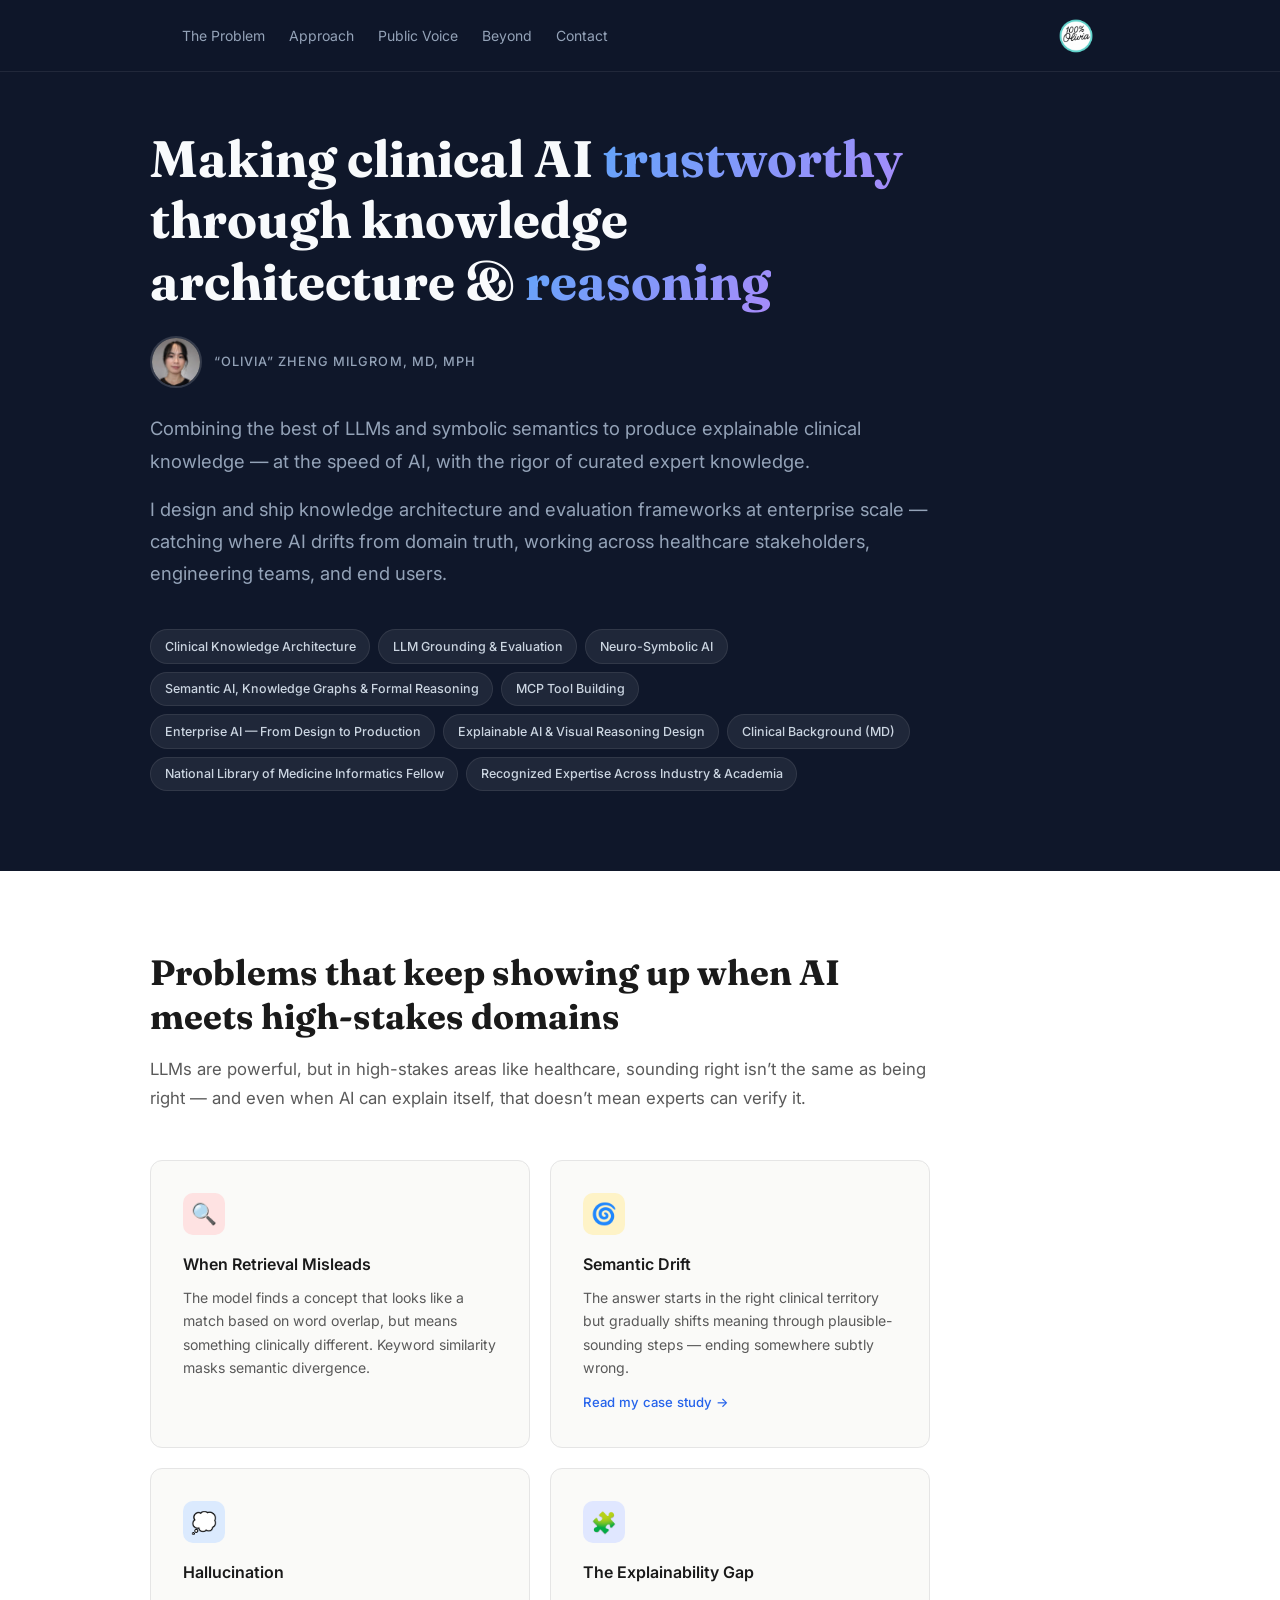
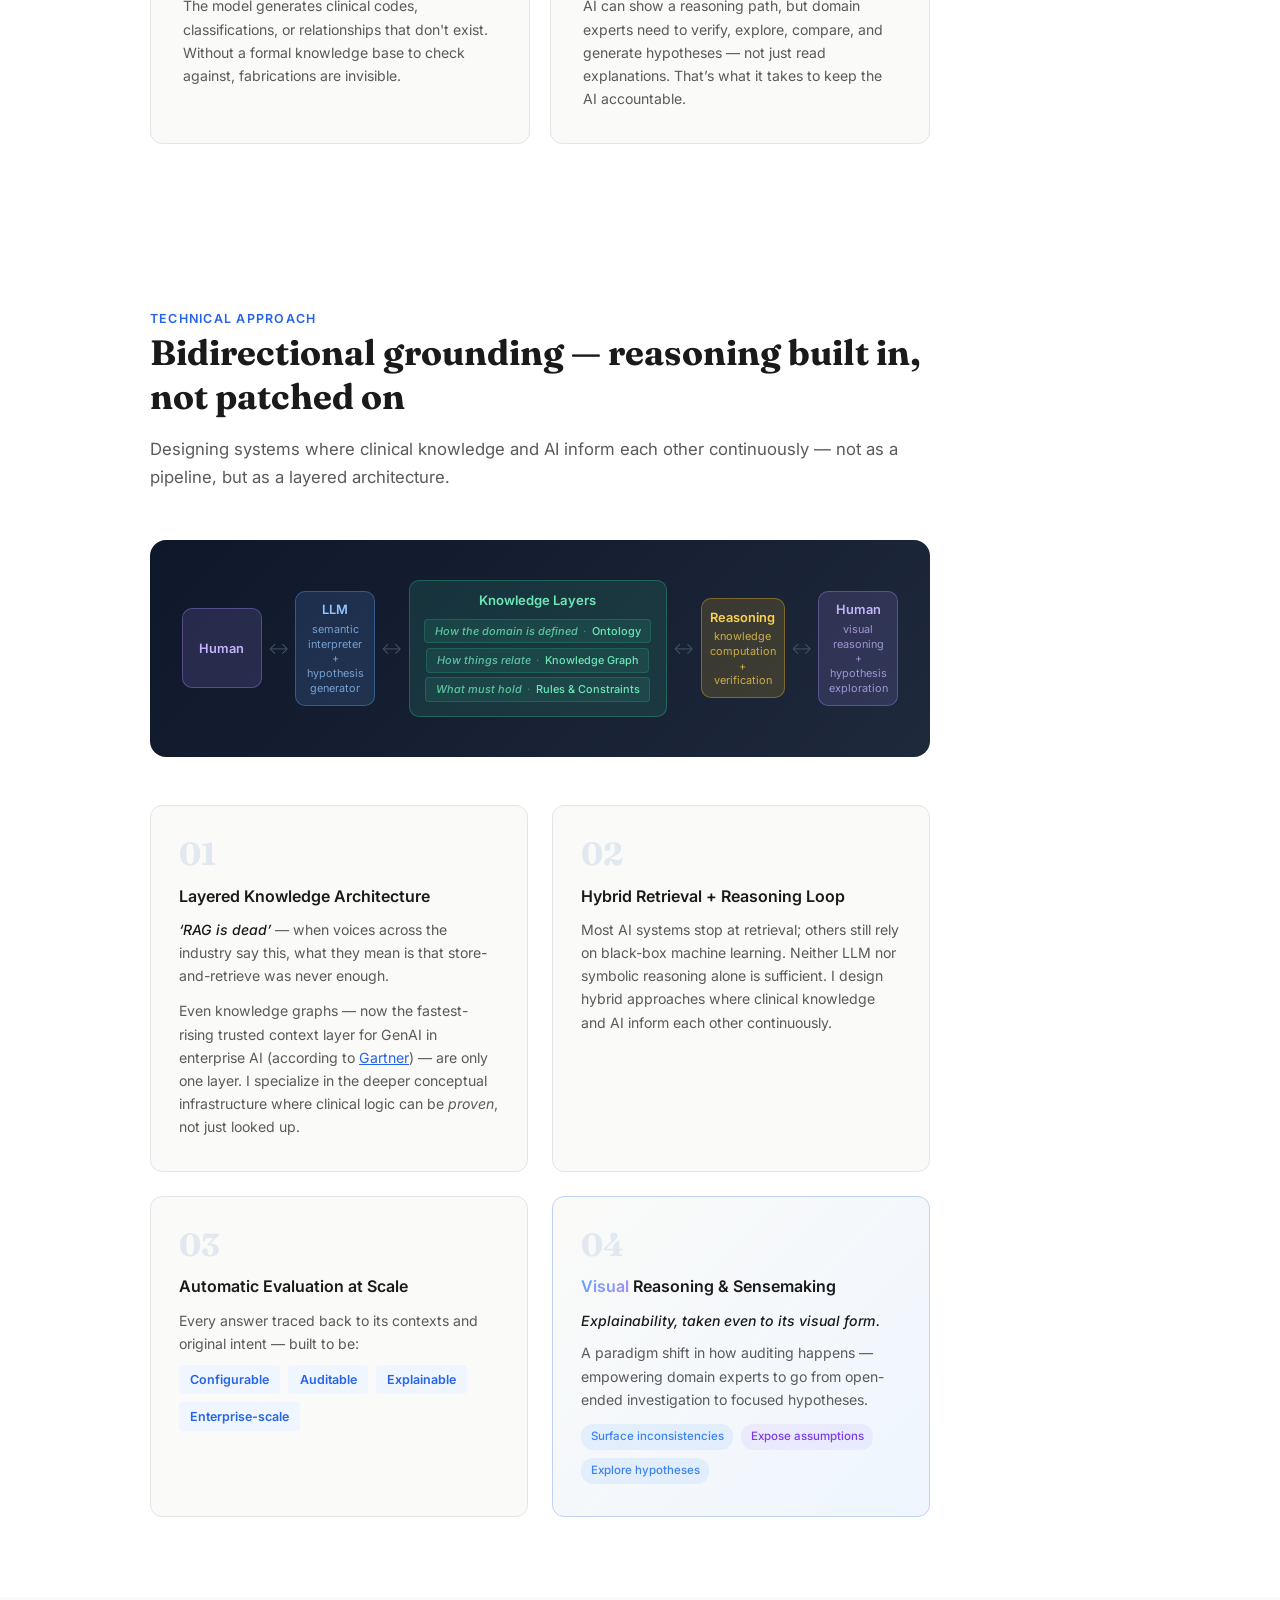
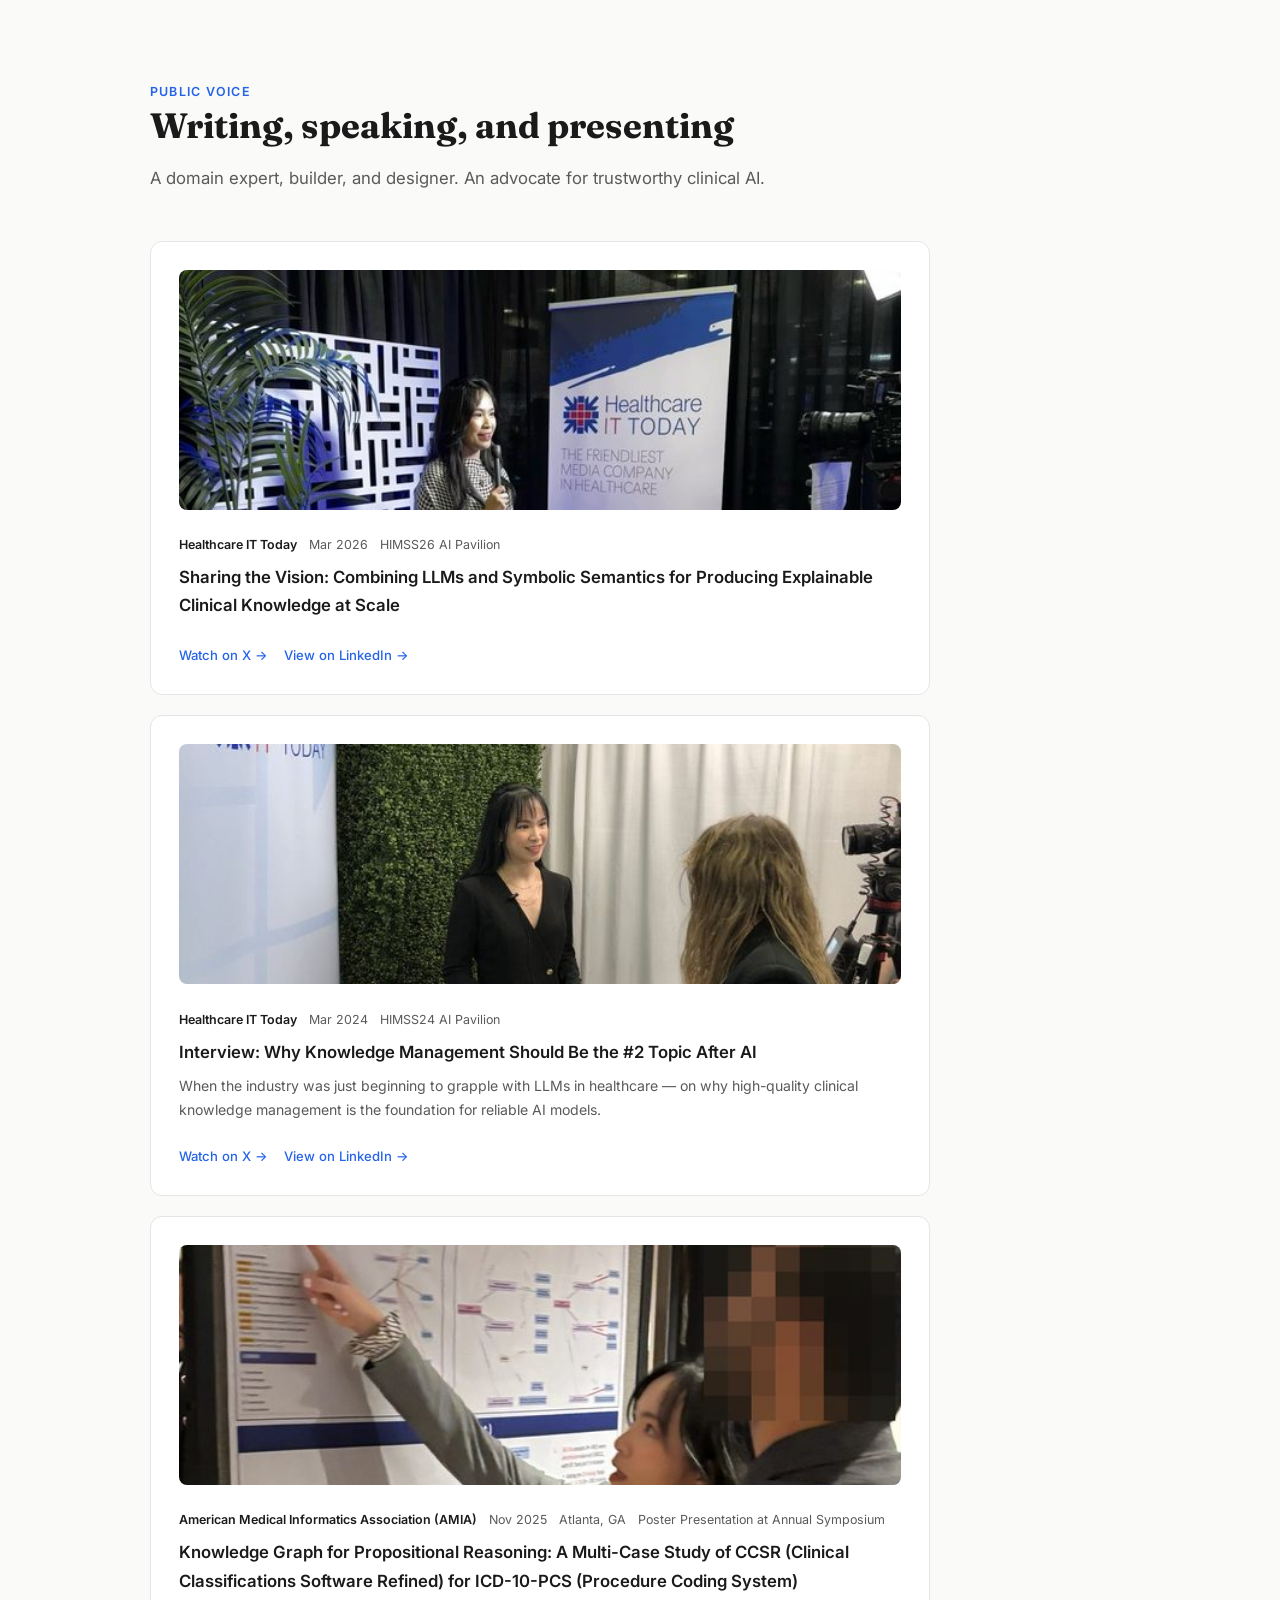
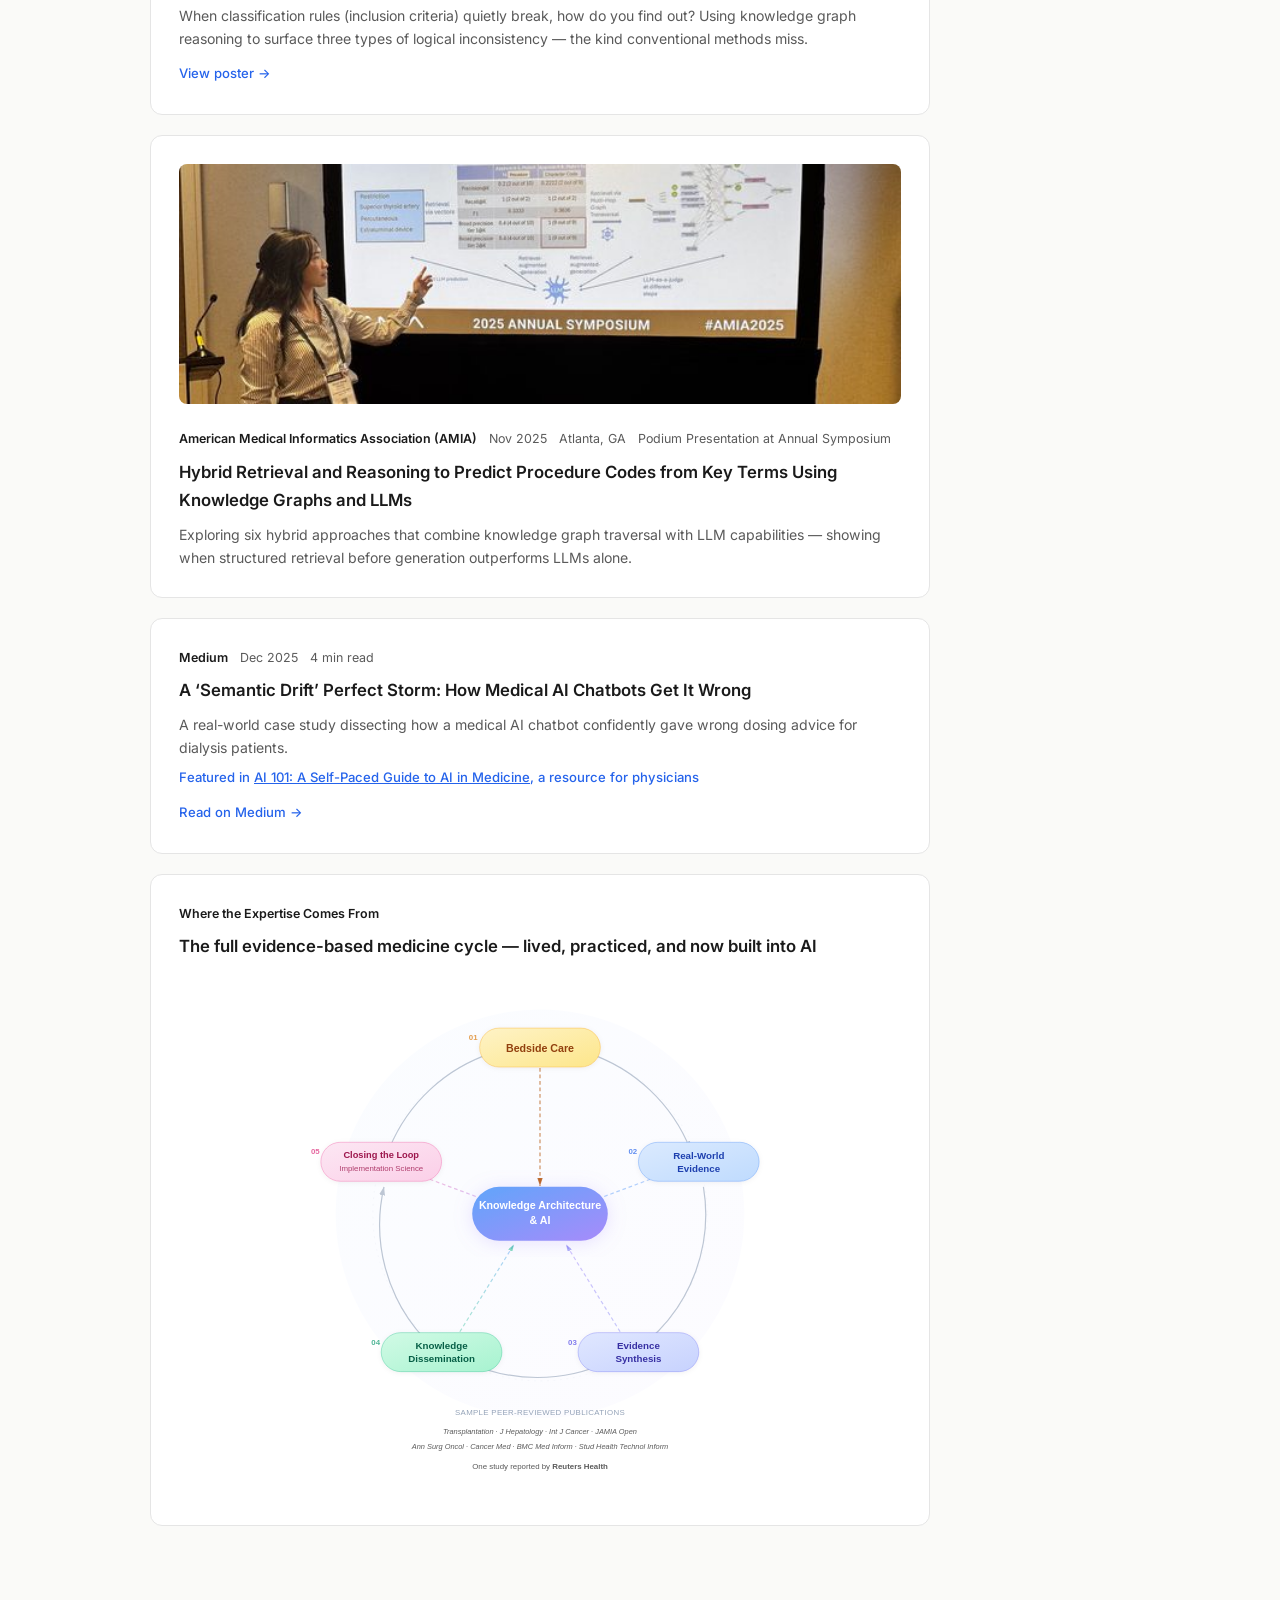
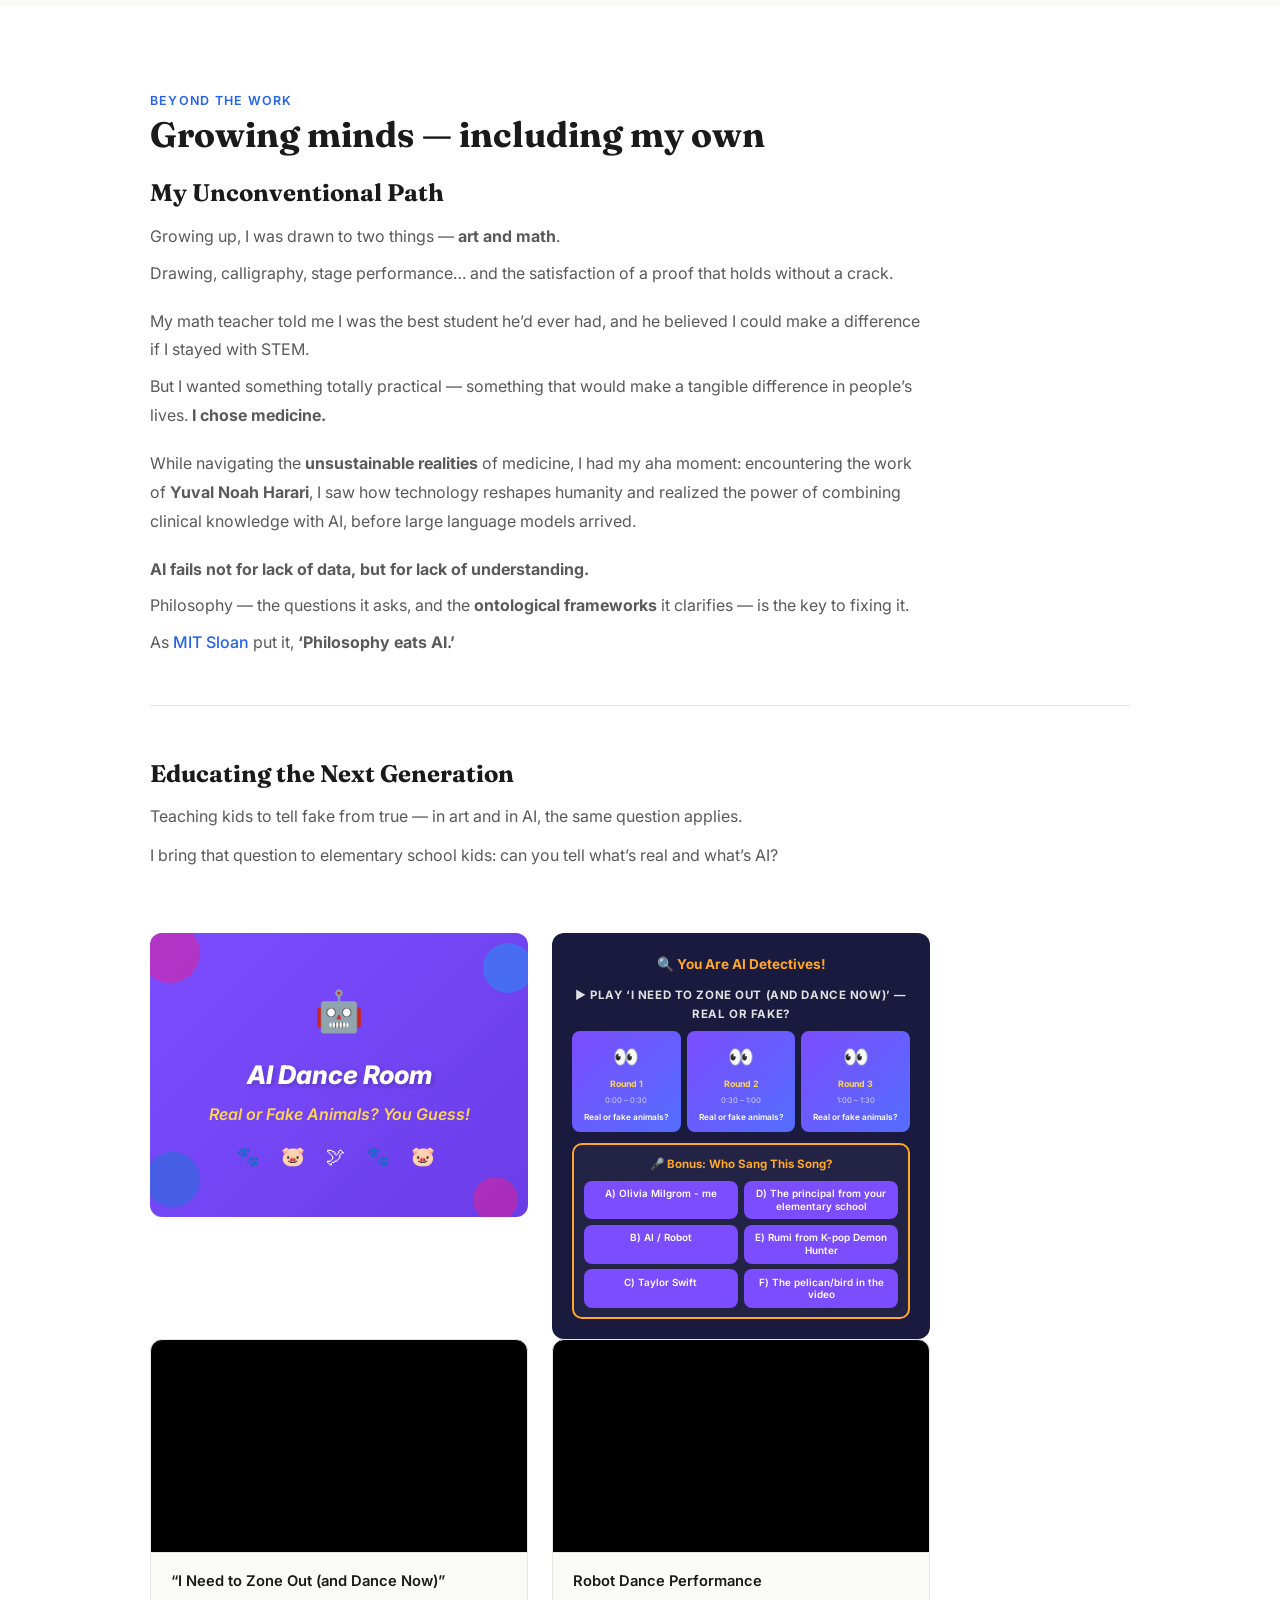
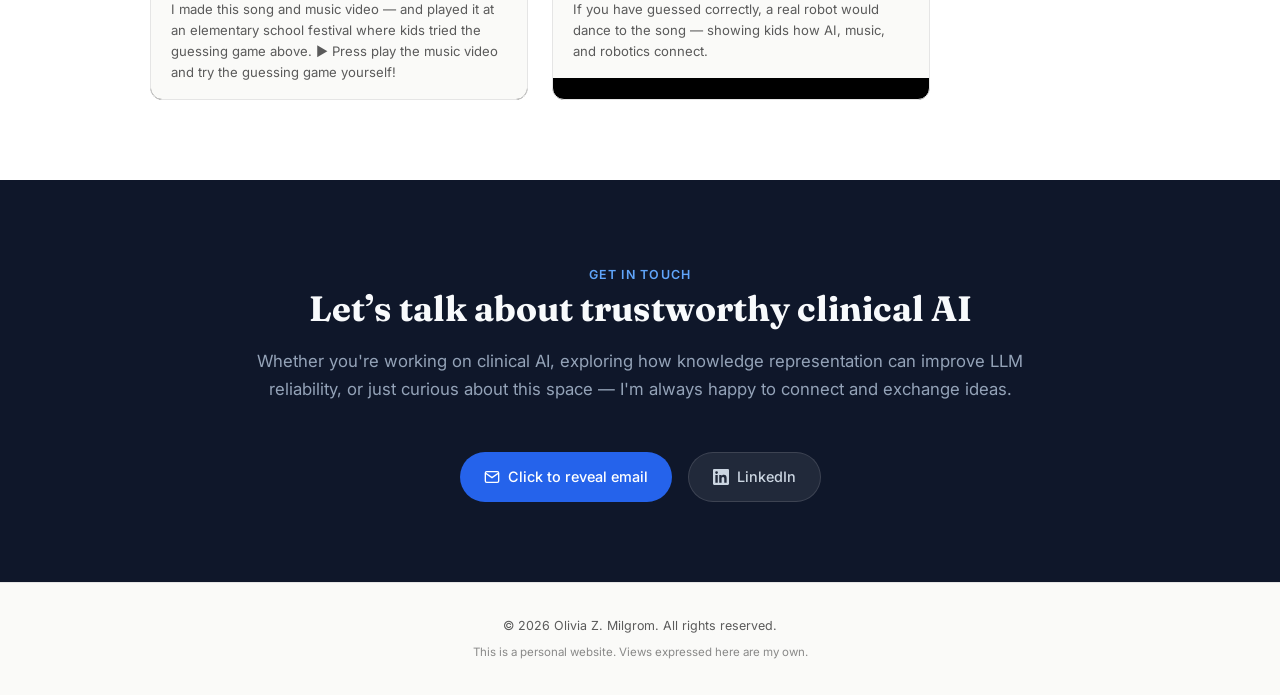
<file: olivia-milgrom-launch.html>
<!DOCTYPE html>
<html lang="en">
<head>
<meta charset="UTF-8">
<meta name="viewport" content="width=device-width, initial-scale=1.0">
<meta name="color-scheme" content="only light">
<script>
if ('scrollRestoration' in history) history.scrollRestoration = 'manual';
if (!window.location.hash) {
  window.scrollTo(0, 0);
  document.addEventListener('DOMContentLoaded', function() { window.scrollTo(0, 0); });
  window.addEventListener('load', function() {
    window.scrollTo(0, 0);
    setTimeout(function() { window.scrollTo(0, 0); }, 50);
    setTimeout(function() { window.scrollTo(0, 0); }, 150);
    setTimeout(function() { window.scrollTo(0, 0); }, 500);
  });
}
</script>
<title>&ldquo;Olivia&rdquo; Zheng Milgrom &mdash; Clinical AI &amp; Knowledge Architecture</title>
<meta name="description" content="&quot;Olivia&quot; Zheng Milgrom, MD MPH — Making clinical AI trustworthy through knowledge architecture and reasoning. Bridging healthcare stakeholders, engineering, and AI evaluation.">
<link rel="preconnect" href="https://fonts.googleapis.com">
<link href="https://fonts.googleapis.com/css2?family=Inter:wght@300;400;500;600;700&family=Fraunces:opsz,wght@9..144,400;9..144,600;9..144,700&display=swap" rel="stylesheet">
<style>
  :root {
    --color-bg: #FAFAF8;
    --color-text: #1a1a1a;
    --color-text-muted: #5a5a5a;
    --color-accent: #2563EB;
    --color-accent-soft: #EFF6FF;
    --color-border: #e5e5e5;
    --color-hero-bg: #0F172A;
    --color-hero-text: #F8FAFC;
    --color-hero-muted: #94A3B8;
    --font-display: 'Fraunces', Georgia, serif;
    --font-body: 'Inter', -apple-system, sans-serif;
    --max-width: 980px;
  }
  *, *::before, *::after { box-sizing: border-box; margin: 0; padding: 0; }
  html { scroll-behavior: smooth; color-scheme: only light; }
  body {
    font-family: var(--font-body);
    color: var(--color-text);
    background: var(--color-bg);
    line-height: 1.7;
    font-size: 16px;
    -webkit-font-smoothing: antialiased;
  }

  /* -- Nav -- */
  nav {
    position: fixed; top: 0; left: 0; right: 0; z-index: 100;
    background: rgba(15, 23, 42, 0.95);
    backdrop-filter: blur(12px);
    border-bottom: 1px solid rgba(255,255,255,0.08);
  }
  nav .nav-inner {
    max-width: var(--max-width); margin: 0 auto;
    display: flex; justify-content: space-between; align-items: center;
    padding: 0.85rem 2rem;
  }
  nav .nav-logo {
    flex-shrink: 0;
  }
  nav .nav-logo img {
    height: 44px; width: 44px; border-radius: 50%; display: block;
  }
  nav .nav-links { display: flex; gap: 1.5rem; align-items: center; }
  nav .nav-links a {
    color: var(--color-hero-muted); text-decoration: none;
    font-size: 0.875rem; font-weight: 400; transition: color 0.2s;
  }
  nav .nav-links a:hover { color: var(--color-hero-text); }

  /* -- Hero -- */
  .hero {
    background: var(--color-hero-bg);
    color: var(--color-hero-text);
    padding: 8rem 2rem 5rem;
  }
  .hero-inner { max-width: var(--max-width); margin: 0 auto; }
  .hero-identity {
    display: flex; align-items: center; gap: 0.75rem;
    margin-bottom: 1.2rem;
  }
  .hero-photo {
    flex-shrink: 0; width: 52px; height: 52px;
    border-radius: 50%; overflow: hidden;
    border: 2px solid rgba(255,255,255,0.15);
  }
  .hero-photo img { width: 100%; height: 100%; object-fit: cover; object-position: center 15%; }
  .hero-label {
    display: inline-block;
    font-size: 0.8rem; font-weight: 500; letter-spacing: 0.08em;
    text-transform: uppercase; color: var(--color-hero-muted);
  }
  .hero h1 {
    font-family: var(--font-display);
    font-size: clamp(2.2rem, 5vw, 3.2rem);
    font-weight: 700; line-height: 1.2;
    margin-bottom: 1.5rem; max-width: 780px;
  }
  .hero h1 em {
    font-style: normal;
    background: linear-gradient(135deg, #60A5FA, #A78BFA);
    -webkit-background-clip: text; -webkit-text-fill-color: transparent;
    background-clip: text;
  }
  .hero-subtitle {
    font-size: 1.15rem; color: var(--color-hero-muted);
    max-width: 780px; line-height: 1.75; margin-bottom: 2.5rem;
  }
  .hero-credentials { display: flex; flex-wrap: wrap; gap: 0.5rem; max-width: 780px; }
  .hero-credentials span {
    font-size: 0.78rem; font-weight: 500;
    padding: 0.35rem 0.85rem; border-radius: 100px;
    background: rgba(255,255,255,0.07); color: #CBD5E1;
    border: 1px solid rgba(255,255,255,0.08);
  }

  /* -- Sections -- */
  section { padding: 5rem 2rem; }
  .section-inner { max-width: var(--max-width); margin: 0 auto; }
  .section-label {
    font-size: 0.78rem; font-weight: 600; letter-spacing: 0.1em;
    text-transform: uppercase; color: var(--color-accent); margin-bottom: 0.6rem;
  }
  .section-title {
    font-family: var(--font-display);
    font-size: clamp(1.6rem, 3.5vw, 2.2rem);
    font-weight: 700; line-height: 1.25; margin-bottom: 1rem;
    max-width: 780px;
  }
  .section-subtitle {
    color: var(--color-text-muted);
    font-size: 1.05rem; max-width: 780px;
    margin-bottom: 3rem; line-height: 1.7;
  }

  /* -- Problem -- */
  .problem-section { background: #fff; }
  .problem-grid {
    display: grid; grid-template-columns: 1fr 1fr; gap: 1.25rem;
    max-width: 780px;
  }
  .problem-card {
    padding: 2rem; border-radius: 12px;
    border: 1px solid var(--color-border); background: var(--color-bg);
  }
  .problem-card .card-icon {
    width: 42px; height: 42px; border-radius: 10px;
    display: flex; align-items: center; justify-content: center;
    font-size: 1.3rem; margin-bottom: 1rem;
  }
  .problem-card:nth-child(1) .card-icon { background: #FEE2E2; }
  .problem-card:nth-child(2) .card-icon { background: #FEF3C7; }
  .problem-card:nth-child(3) .card-icon { background: #DBEAFE; }
  .problem-card:nth-child(4) .card-icon { background: #E0E7FF; }
  .problem-card h3 { font-size: 1rem; font-weight: 600; margin-bottom: 0.5rem; }
  .problem-card p { font-size: 0.88rem; color: var(--color-text-muted); line-height: 1.65; }

  /* -- Example -- */
  .example-section { background: var(--color-bg); }
  .example-box {
    background: linear-gradient(135deg, #1E293B, #0F172A);
    border-radius: 16px; padding: 2.5rem; color: #F8FAFC;
    max-width: 780px;
  }
  .example-box h3 {
    font-family: var(--font-display); font-size: 1.2rem;
    font-weight: 700; margin-bottom: 1rem;
  }
  .example-box p { font-size: 0.95rem; color: #CBD5E1; line-height: 1.75; margin-bottom: 1rem; }
  .example-failures {
    display: grid; grid-template-columns: 1fr 1fr 1fr; gap: 1rem; margin-top: 1.5rem;
  }
  .example-failure {
    padding: 1.25rem; border-radius: 10px;
    background: rgba(255,255,255,0.05); border: 1px solid rgba(255,255,255,0.08);
  }
  .example-failure h4 {
    font-size: 0.78rem; font-weight: 600; text-transform: uppercase;
    letter-spacing: 0.06em; margin-bottom: 0.4rem;
  }
  .example-failure p { font-size: 0.82rem; color: #94A3B8; line-height: 1.6; margin-bottom: 0; }
  .failure-surface h4 { color: #FCA5A5; }
  .failure-drift h4 { color: #FCD34D; }
  .failure-hallucination h4 { color: #93C5FD; }

  /* -- Approach -- */
  .approach-section { background: #fff; }

  /* Architecture Diagram */
  .arch-diagram {
    max-width: 780px; margin-bottom: 3rem;
    background: linear-gradient(135deg, #0F172A, #1E293B);
    border-radius: 16px; padding: 2.5rem 2rem; color: #F8FAFC;
    overflow: hidden;
  }
  .arch-flow {
    display: flex; align-items: center; justify-content: center;
    gap: 0; flex-wrap: nowrap;
  }
  .arch-node {
    width: 130px; min-height: 80px; border-radius: 10px; text-align: center;
    font-size: 0.8rem; font-weight: 600; line-height: 1.35;
    display: flex; flex-direction: column; align-items: center; justify-content: center;
    padding: 0.6rem 0.5rem;
  }
  .arch-node-sub {
    font-size: 0.68rem; font-weight: 400; opacity: 0.75; margin-top: 0.2rem;
  }
  .arch-node-human {
    background: rgba(167,139,250,0.15); border: 1px solid rgba(167,139,250,0.35);
    color: #C4B5FD;
  }
  .arch-node-llm {
    background: rgba(96,165,250,0.15); border: 1px solid rgba(96,165,250,0.35);
    color: #93C5FD;
  }
  .arch-node-knowledge {
    background: rgba(52,211,153,0.12); border: 1px solid rgba(52,211,153,0.3);
    color: #6EE7B7; width: auto; padding: 0.7rem 0.9rem;
  }
  .arch-node-knowledge .arch-klayer {
    font-size: 0.68rem; font-weight: 500; padding: 0.25rem 0.6rem;
    border-radius: 4px; background: rgba(52,211,153,0.1);
    border: 1px solid rgba(52,211,153,0.2); margin: 0.15rem 0;
    white-space: nowrap; display: flex; align-items: center; gap: 0.35rem;
  }
  .arch-node-knowledge .arch-klayer .kl-q {
    font-style: italic; opacity: 0.8;
  }
  .arch-node-knowledge .arch-klayer .kl-sep {
    opacity: 0.4;
  }
  .arch-node-reasoner {
    background: rgba(251,191,36,0.15); border: 1px solid rgba(251,191,36,0.35);
    color: #FCD34D;
  }
  .arch-arrow {
    font-size: 1rem; color: #475569; padding: 0 0.4rem;
    font-weight: 300; flex-shrink: 0;
  }

  /* Approach Detail Steps */
  .approach-flow {
    display: grid; grid-template-columns: repeat(2, 1fr); gap: 1.5rem;
    max-width: 780px;
  }
  .approach-step {
    background: var(--color-bg); padding: 2rem 1.75rem; border-radius: 12px;
    border: 1px solid var(--color-border);
  }
  .approach-step .step-num {
    font-family: var(--font-display); font-size: 2rem; font-weight: 700;
    color: #E2E8F0; margin-bottom: 0.8rem; line-height: 1;
  }
  .approach-step h3 { font-size: 1rem; font-weight: 600; margin-bottom: 0.5rem; }
  .approach-step p { font-size: 0.88rem; color: var(--color-text-muted); line-height: 1.65; }

  /* -- Writing -- */
  .writing-section { background: var(--color-bg); }
  .writing-grid { display: grid; grid-template-columns: 1fr; gap: 1.25rem; max-width: 780px; }
  .writing-card {
    display: block; padding: 1.75rem; border-radius: 12px;
    background: #fff; border: 1px solid var(--color-border);
    text-decoration: none; color: inherit; transition: border-color 0.2s, box-shadow 0.2s;
  }
  .writing-card:hover { border-color: var(--color-accent); box-shadow: 0 4px 16px rgba(37,99,235,0.08); }
  .writing-card .writing-meta {
    font-size: 0.78rem; color: var(--color-text-muted); margin-bottom: 0.5rem;
    display: flex; gap: 0.75rem; align-items: center;
  }
  .writing-card .writing-meta .writing-venue { font-weight: 600; color: var(--color-text); }
  .writing-card h3 { font-size: 1.05rem; font-weight: 600; margin-bottom: 0.5rem; }
  .writing-card p { font-size: 0.88rem; color: var(--color-text-muted); line-height: 1.65; }
  .writing-card .read-link {
    display: inline-block; margin-top: 0.75rem; font-size: 0.82rem;
    font-weight: 500; color: var(--color-accent);
  }
  .writing-card-photo {
    width: 100%; border-radius: 8px; margin-bottom: 1rem;
    max-height: 240px; object-fit: cover; object-position: center 45%;
  }
  .writing-card-photo.photo-top { object-position: center 20%; }

  /* -- Community -- */
  .community-section { background: #fff; }
  .community-grid { display: grid; grid-template-columns: 1fr 1fr; gap: 1.5rem; max-width: 780px; }
  .community-video {
    border-radius: 12px; overflow: hidden;
    border: 1px solid var(--color-border); background: #000;
  }
  .community-video iframe {
    width: 100%; aspect-ratio: 16/9; display: block; border: none;
  }
  .community-video .video-caption {
    padding: 1rem 1.25rem; background: var(--color-bg);
    border-top: 1px solid var(--color-border);
  }
  .community-video .video-caption h4 { font-size: 0.92rem; font-weight: 600; margin-bottom: 0.3rem; }
  .community-video .video-caption p { font-size: 0.82rem; color: var(--color-text-muted); line-height: 1.6; }

  /* -- STEAM Slides -- */
  .steam-slides { display: grid; grid-template-columns: 1fr 1fr; gap: 1.5rem; max-width: 780px; margin-top: 2rem; }
  .steam-slide {
    border-radius: 12px; overflow: hidden; position: relative;
    aspect-ratio: 4/3; display: flex; flex-direction: column;
    align-items: center; justify-content: center; text-align: center;
    padding: 1.5rem;
  }
  .steam-slide-1 {
    background: #7c4dff;
    background: linear-gradient(135deg, #7c4dff 0%, #6a3de8 100%);
    color: #fff;
  }
  .steam-slide-1 .slide-robot {
    font-size: 2.5rem; margin-bottom: 0.5rem;
  }
  .steam-slide-1 h3 {
    font-size: 1.6rem; font-weight: 800; font-style: italic;
    margin-bottom: 0.3rem; color: #fff;
    text-shadow: 2px 2px 4px rgba(0,0,0,0.2);
  }
  .steam-slide-1 .slide-subtitle {
    font-size: 1rem; font-weight: 600; font-style: italic;
    color: #ffd54f;
  }
  .steam-slide-1 .slide-icons {
    margin-top: 0.75rem; font-size: 1.2rem; letter-spacing: 0.5rem;
  }
  .steam-slide-1 .corner-blob {
    position: absolute; border-radius: 50%; opacity: 0.5;
  }
  .steam-slide-1 .blob-tl { width: 60px; height: 60px; background: #e91e90; top: -10px; left: -10px; }
  .steam-slide-1 .blob-tr { width: 50px; height: 50px; background: #2196f3; top: 10px; right: -5px; }
  .steam-slide-1 .blob-bl { width: 55px; height: 55px; background: #1976d2; bottom: 10px; left: -5px; }
  .steam-slide-1 .blob-br { width: 45px; height: 45px; background: #e91e90; bottom: -5px; right: 10px; }

  .steam-slide-2 {
    background: #1a1a3e;
    color: #fff; padding: 1.25rem;
    align-items: stretch; justify-content: flex-start;
    aspect-ratio: auto; min-height: 0;
  }
  .steam-slide-2 .quiz-header {
    font-size: 0.85rem; font-weight: 700; color: #ffa726;
    margin-bottom: 0.6rem; text-align: center;
  }
  .rounds-section {
    margin-bottom: 0.7rem;
  }
  .rounds-section h4 {
    font-size: 0.72rem; font-weight: 700; color: #e0e0e0;
    text-align: center; margin-bottom: 0.4rem; text-transform: uppercase;
    letter-spacing: 0.05em;
  }
  .rounds-grid {
    display: grid; grid-template-columns: 1fr 1fr 1fr; gap: 0.35rem;
  }
  .round-card {
    background: linear-gradient(135deg, #7c4dff, #536dfe);
    border-radius: 8px; padding: 0.5rem 0.3rem; text-align: center;
  }
  .round-card .round-emoji { font-size: 1.3rem; display: block; margin-bottom: 0.15rem; }
  .round-card .round-label { font-size: 0.55rem; font-weight: 700; color: #ffd54f; display: block; }
  .round-card .round-time { font-size: 0.48rem; color: rgba(255,255,255,0.7); display: block; margin-top: 0.1rem; }
  .round-card .round-q { font-size: 0.52rem; color: #fff; font-weight: 600; margin-top: 0.2rem; display: block; }
  .steam-slide-2 .quiz-board {
    border: 2px solid #ffa726; border-radius: 10px;
    padding: 0.6rem; flex: 1; display: flex; flex-direction: column;
    justify-content: center; background: rgba(255,255,255,0.04);
  }
  .steam-slide-2 .quiz-board h4 {
    font-size: 0.72rem; font-weight: 700; color: #ffa726;
    text-align: center; margin-bottom: 0.4rem;
  }
  .steam-slide-2 .quiz-options {
    display: grid; grid-template-columns: 1fr 1fr; gap: 0.35rem;
  }
  .steam-slide-2 .quiz-option {
    background: #7c4dff; border-radius: 8px;
    padding: 0.4rem 0.5rem; font-size: 0.62rem;
    font-weight: 600; color: #fff; text-align: center;
    line-height: 1.3;
  }

  .play-along-prompt {
    margin: 0; text-align: center;
    font-size: 0.85rem; font-weight: 600; color: var(--color-accent);
    padding: 0.75rem 1.25rem; border-radius: 10px;
    background: rgba(59, 130, 246, 0.08);
  }

  @media (max-width: 600px) {
    .steam-slides { grid-template-columns: 1fr; }
    .steam-slide-1 h3 { font-size: 1.2rem; }
    .steam-slide-1 .slide-subtitle { font-size: 0.85rem; }
    .steam-slide-2 .quiz-header { font-size: 0.75rem; }
    .steam-slide-2 .quiz-option { font-size: 0.6rem; padding: 0.35rem 0.4rem; }
  }

  /* -- Contact -- */
  .contact-section {
    background: var(--color-hero-bg); color: var(--color-hero-text);
    text-align: center;
  }
  .contact-section .section-label { color: #60A5FA; }
  .contact-section .section-title { color: var(--color-hero-text); margin-left: auto; margin-right: auto; }
  .contact-section .section-subtitle {
    color: var(--color-hero-muted); margin-left: auto; margin-right: auto;
  }
  .contact-links {
    display: flex; justify-content: center; gap: 1rem; flex-wrap: wrap;
  }
  .contact-links a, .contact-links span {
    display: inline-flex; align-items: center; gap: 0.5rem;
    padding: 0.75rem 1.5rem; border-radius: 100px;
    font-size: 0.9rem; font-weight: 500;
    text-decoration: none; transition: all 0.2s;
  }
  .contact-links .btn-primary { background: #2563EB; color: #fff; }
  .contact-links .btn-primary:hover { background: #1D4ED8; }
  .contact-links .btn-secondary {
    background: rgba(255,255,255,0.08); color: #CBD5E1;
    border: 1px solid rgba(255,255,255,0.12);
  }
  .contact-links .btn-secondary:hover { background: rgba(255,255,255,0.14); }

  footer {
    text-align: center; padding: 2rem;
    font-size: 0.78rem; color: var(--color-text-muted);
    background: var(--color-bg); border-top: 1px solid var(--color-border);
  }

  @media (max-width: 768px) {
    .problem-grid, .approach-flow, .example-failures { grid-template-columns: 1fr; }
    .community-grid { grid-template-columns: 1fr; }
    nav .nav-links { gap: 1rem; }
    nav .nav-links a { font-size: 0.78rem; }
    section { padding: 3.5rem 1.25rem; }
    .hero { padding: 6.5rem 1.25rem 3.5rem; }
    .example-box { padding: 2rem; }
  }

  /* Prevent Edge/browser forced dark mode from overriding colors */
  @media (forced-colors: active) {
    .hero h1 em { -webkit-text-fill-color: unset; background: none; color: #60A5FA; }
    .hero-credentials span { background: rgba(255,255,255,0.07); border: 1px solid rgba(255,255,255,0.15); color: #CBD5E1; }
  }
  @media (prefers-color-scheme: dark) {
    :root { color-scheme: only light; }
    .hero, .hero h1, .hero h1 em, .hero-subtitle, .hero-credentials span,
    .hero-label, .hero-photo, nav, nav a, .section-inner, footer,
    section, body, html {
      forced-color-adjust: none;
      -ms-high-contrast-adjust: none;
    }
  }
</style>
</head>
<body>

<!-- Navigation -->
<nav>
  <div class="nav-inner">
    <div class="nav-links">
      <a href="#problem">The Problem</a>
      <a href="#approach">Approach</a>
      <a href="#writing">Public Voice</a>
      <a href="#community">Beyond</a>
      <a href="#contact">Contact</a>
    </div>
    <a href="#" class="nav-logo"><img src="logo-100-olivia.png" alt="100% Olivia"></a>
  </div>
</nav>

<!-- Hero -->
<section class="hero">
  <div class="hero-inner">
    <h1>Making clinical AI <em>trustworthy</em> through knowledge architecture &amp; <em>reasoning</em></h1>


    <div class="hero-identity" style="margin-bottom: 1.5rem;">
      <div class="hero-photo">
        <img src="photo-profile.jpg" alt="&ldquo;Olivia&rdquo; Zheng Milgrom" />
      </div>
      <span class="hero-label">&ldquo;Olivia&rdquo; Zheng Milgrom, MD, MPH</span>
    </div>
    <p class="hero-subtitle">
      Combining the best of LLMs and symbolic semantics to produce explainable clinical knowledge &mdash; at the speed of AI, with the rigor of curated expert knowledge.
    </p>
    <p class="hero-subtitle" style="margin-top: -1.5rem;">
      I design and ship knowledge architecture and evaluation frameworks at enterprise scale &mdash; catching where AI drifts from domain truth, working across healthcare stakeholders, engineering teams, and end users.
    </p>
    <div class="hero-credentials">
      <span>Clinical Knowledge Architecture</span>
      <span>LLM Grounding &amp; Evaluation</span>
      <span>Neuro-Symbolic AI</span>
      <span>Semantic AI, Knowledge Graphs &amp; Formal Reasoning</span>
      <span>MCP Tool Building</span>
      <span>Enterprise AI &mdash; From Design to Production</span>
      <span>Explainable AI &amp; Visual Reasoning Design</span>
      <span>Clinical Background (MD)</span>
      <span>National Library of Medicine Informatics Fellow</span>
      <span>Recognized Expertise Across Industry &amp; Academia</span>
    </div>
  </div>
</section>

<!-- The Problem -->
<section class="problem-section" id="problem">
  <div class="section-inner">
    <div class="section-title">Problems that keep showing up when AI meets high-stakes domains</div>
    <p class="section-subtitle">
      LLMs are powerful, but in high-stakes areas like healthcare, sounding right isn&rsquo;t the same as being right &mdash;
      and even when AI can explain itself, that doesn&rsquo;t mean experts can verify it.
    </p>
    <div class="problem-grid">
      <div class="problem-card">
        <div class="card-icon">&#x1F50D;</div>
        <h3>When Retrieval Misleads</h3>
        <p>The model finds a concept that looks like a match based on word overlap, but means something clinically different. Keyword similarity masks semantic divergence.</p>
      </div>
      <div class="problem-card">
        <div class="card-icon">&#x1F300;</div>
        <h3>Semantic Drift</h3>
        <p>The answer starts in the right clinical territory but gradually shifts meaning through plausible-sounding steps &mdash; ending somewhere subtly wrong.</p>
        <a href="https://medium.com/@olivia.milgrom/a-semantic-drift-perfect-storm-in-medical-ai-f0e9cd1b0f03" target="_blank" rel="noopener" style="display: inline-block; margin-top: 0.75rem; font-size: 0.82rem; font-weight: 500; color: var(--color-accent); text-decoration: none;">Read my case study &rarr;</a>
      </div>
      <div class="problem-card">
        <div class="card-icon">&#x1F4AD;</div>
        <h3>Hallucination</h3>
        <p>The model generates clinical codes, classifications, or relationships that don't exist. Without a formal knowledge base to check against, fabrications are invisible.</p>
      </div>
      <div class="problem-card">
        <div class="card-icon">&#x1F9E9;</div>
        <h3>The Explainability Gap</h3>
        <p>AI can show a reasoning path, but domain experts need to verify, explore, compare, and generate hypotheses &mdash; not just read explanations. That&rsquo;s what it takes to keep the AI accountable.</p>
      </div>
    </div>
  </div>
</section>

<!-- Baby Blues Example — PRESERVED FOR FUTURE USE (pending submission)
<section class="example-section">
  <div class="section-inner">
    <div class="example-box">
      <h3>One phrase, all three failures: "Baby blues"</h3>
      <p>When an AI system processes the clinical concept "Baby blues" (postpartum mood changes,
        ICD-10-CM code F53.0), all three failure modes appear at once — making this a useful litmus
        test for any clinical AI system.</p>
      <div class="example-failures">
        <div class="example-failure failure-surface"><h4>Surface-Level</h4><p>Lexical search returns "Blue baby" — cyanotic heart disease in newborns. Word overlap, completely wrong clinical meaning.</p></div>
        <div class="example-failure failure-drift"><h4>Semantic Drift</h4><p>The LLM starts with postpartum mood, drifts through "depression," and lands on major depressive disorder — a different condition requiring different treatment.</p></div>
        <div class="example-failure failure-hallucination"><h4>Hallucination</h4><p>The model invents plausible-sounding but nonexistent ICD-10 codes, or fabricates clinical relationships not in any knowledge base.</p></div>
      </div>
    </div>
  </div>
</section>
-->

<!-- Approach -->
<section class="approach-section" id="approach">
  <div class="section-inner">
    <span class="section-label">Technical Approach</span>
    <div class="section-title">Bidirectional grounding &mdash; reasoning built in, not patched on</div>
    <p class="section-subtitle">
      Designing systems where clinical knowledge and AI inform each other continuously &mdash; not as a pipeline, but as a layered architecture.
    </p>

    <!-- Architecture Diagram -->
    <div class="arch-diagram">
      <div class="arch-flow">
        <div class="arch-node arch-node-human">Human</div>
        <div class="arch-arrow">&harr;</div>
        <div class="arch-node arch-node-llm">LLM<div class="arch-node-sub">semantic interpreter<br>+ hypothesis generator</div></div>
        <div class="arch-arrow">&harr;</div>
        <div class="arch-node arch-node-knowledge">
          <div style="font-size: 0.82rem; font-weight: 600; margin-bottom: 0.4rem;">Knowledge Layers</div>
          <div class="arch-klayer"><span class="kl-q">How the domain is defined</span> <span class="kl-sep">&middot;</span> Ontology</div>
          <div class="arch-klayer"><span class="kl-q">How things relate</span> <span class="kl-sep">&middot;</span> Knowledge Graph</div>
          <div class="arch-klayer"><span class="kl-q">What must hold</span> <span class="kl-sep">&middot;</span> Rules &amp; Constraints</div>
        </div>
        <div class="arch-arrow">&harr;</div>
        <div class="arch-node arch-node-reasoner">Reasoning<div class="arch-node-sub">knowledge computation<br>+ verification</div></div>
        <div class="arch-arrow">&harr;</div>
        <div class="arch-node arch-node-human">Human<div class="arch-node-sub">visual reasoning<br>+ hypothesis exploration</div></div>
      </div>
    </div>

    <!-- Explanatory Steps -->
    <div class="approach-flow">
      <div class="approach-step">
        <div class="step-num">01</div>
        <h3>Layered Knowledge Architecture</h3>
        <p style="margin-bottom: 0.75rem;"><span style="font-style: italic; color: var(--color-text); font-weight: 500;">&lsquo;RAG is dead&rsquo;</span> &mdash; when voices across the industry say this, what they mean is that store-and-retrieve was never enough.</p>
        <p>Even knowledge graphs &mdash; now the fastest-rising trusted context layer for GenAI in enterprise AI (according to <a href="https://www.gartner.com/en/articles/hype-cycle-for-artificial-intelligence" target="_blank" rel="noopener" style="color: var(--color-accent); text-decoration: underline;">Gartner</a>) &mdash; are only one layer. I specialize in the deeper conceptual infrastructure where clinical logic can be <em>proven</em>, not just looked up.</p>
      </div>
      <div class="approach-step">
        <div class="step-num">02</div>
        <h3>Hybrid Retrieval + Reasoning Loop</h3>
        <p>Most AI systems stop at retrieval; others still rely on black-box machine learning. Neither LLM nor symbolic reasoning alone is sufficient. I design hybrid approaches where clinical knowledge and AI inform each other continuously.</p>
      </div>
      <div class="approach-step">
        <div class="step-num">03</div>
        <h3>Automatic Evaluation at Scale</h3>
        <p>Every answer traced back to its contexts and original intent &mdash; built to be:</p>
        <div style="display: flex; gap: 0.5rem; flex-wrap: wrap; margin-top: 0.6rem;">
          <span style="font-size: 0.78rem; font-weight: 600; padding: 0.25rem 0.7rem; border-radius: 4px; background: #EFF6FF; color: #2563EB;">Configurable</span>
          <span style="font-size: 0.78rem; font-weight: 600; padding: 0.25rem 0.7rem; border-radius: 4px; background: #EFF6FF; color: #2563EB;">Auditable</span>
          <span style="font-size: 0.78rem; font-weight: 600; padding: 0.25rem 0.7rem; border-radius: 4px; background: #EFF6FF; color: #2563EB;">Explainable</span>
          <span style="font-size: 0.78rem; font-weight: 600; padding: 0.25rem 0.7rem; border-radius: 4px; background: #EFF6FF; color: #2563EB;">Enterprise-scale</span>
        </div>
        <!-- PRESERVED DETAIL: AI evaluation tools deployed via MCP (Model Context Protocol — an open standard for connecting AI models to external knowledge and tools). -->
      </div>
      <div class="approach-step" style="background: linear-gradient(135deg, #FAFAF8 0%, #EFF6FF 100%); border: 1.5px solid #bfd4f2;">
        <div class="step-num">04</div>
        <h3><span style="background: linear-gradient(135deg, #60A5FA, #A78BFA); -webkit-background-clip: text; -webkit-text-fill-color: transparent; background-clip: text;">Visual</span> Reasoning &amp; Sensemaking</h3>
        <p style="font-style: italic; color: var(--color-text); font-weight: 500; margin-bottom: 0.6rem;">Explainability, taken even to its visual form.</p>
        <p style="margin-bottom: 0.8rem;">A paradigm shift in how auditing happens &mdash; empowering domain experts to go from open-ended investigation to focused hypotheses.</p>
        <div style="display: flex; gap: 0.5rem; margin-top: 0.4rem; flex-wrap: wrap;">
          <span style="font-size: 0.72rem; padding: 0.2rem 0.6rem; border-radius: 12px; background: rgba(96,165,250,0.12); color: #3B82F6; font-weight: 500;">Surface inconsistencies</span>
          <span style="font-size: 0.72rem; padding: 0.2rem 0.6rem; border-radius: 12px; background: rgba(167,139,250,0.12); color: #7C3AED; font-weight: 500;">Expose assumptions</span>
          <span style="font-size: 0.72rem; padding: 0.2rem 0.6rem; border-radius: 12px; background: rgba(96,165,250,0.12); color: #3B82F6; font-weight: 500;">Explore hypotheses</span>
        </div>
      </div>
    </div>
  </div>
</section>

<!-- Writing & Media -->
<section class="writing-section" id="writing">
  <div class="section-inner">
    <span class="section-label">Public Voice</span>
    <div class="section-title">Writing, speaking, and presenting</div>
    <p class="section-subtitle">
      A domain expert, builder, and designer. An advocate for trustworthy clinical AI.
    </p>
    <div class="writing-grid">
      <div class="writing-card" style="cursor: default;">
        <img src="photo-himss.jpg" alt="Olivia Milgrom interviewed at HIMSS AI Pavilion by Healthcare IT Today" class="writing-card-photo" />
        <div class="writing-meta">
          <span class="writing-venue">Healthcare IT Today</span>
          <span>Mar 2026</span>
          <span>HIMSS26 AI Pavilion</span>
        </div>
        <h3>Sharing the Vision: Combining LLMs and Symbolic Semantics for Producing Explainable Clinical Knowledge at Scale</h3>
        <div style="display: flex; gap: 1rem; margin-top: 0.75rem;">
          <a href="https://x.com/hcittoday/status/2032238034930880684" target="_blank" rel="noopener" class="read-link" style="text-decoration: none;">Watch on X &rarr;</a>
          <a href="https://www.linkedin.com/posts/semedy_aipavillion-himss-himss26-activity-7437967011244216320-e105" target="_blank" rel="noopener" class="read-link" style="text-decoration: none;">View on LinkedIn &rarr;</a>
        </div>
      </div>
      <div class="writing-card" style="cursor: default;">
        <img src="photo-himss24.jpg" alt="Olivia Milgrom behind the scenes at HIMSS24 Healthcare IT Today interview" class="writing-card-photo" />
        <div class="writing-meta">
          <span class="writing-venue">Healthcare IT Today</span>
          <span>Mar 2024</span>
          <span>HIMSS24 AI Pavilion</span>
        </div>
        <h3>Interview: Why Knowledge Management Should Be the #2 Topic After AI</h3>
        <p>When the industry was just beginning to grapple with LLMs in healthcare &mdash; on why high-quality clinical knowledge management is the foundation for reliable AI models.</p>
        <div style="display: flex; gap: 1rem; margin-top: 0.75rem;">
          <a href="https://x.com/hcittoday/status/1806398636391031107" target="_blank" rel="noopener" class="read-link" style="text-decoration: none;">Watch on X &rarr;</a>
          <a href="https://www.linkedin.com/posts/healthcareittoday_healthtech-clinicalknowledge-himss24-activity-7182137829924220928-ICbj" target="_blank" rel="noopener" class="read-link" style="text-decoration: none;">View on LinkedIn &rarr;</a>
        </div>
      </div>
      <div class="writing-card" style="cursor: default;">
        <img src="photo-amia-poster.jpg" alt="Olivia Milgrom presenting her poster at AMIA 2025 Annual Symposium" class="writing-card-photo photo-top" />
        <div class="writing-meta">
          <span class="writing-venue">American Medical Informatics Association (AMIA)</span>
          <span>Nov 2025</span>
          <span>Atlanta, GA</span>
          <span>Poster Presentation at Annual Symposium</span>
        </div>
        <h3>Knowledge Graph for Propositional Reasoning: A Multi-Case Study of CCSR (Clinical Classifications Software Refined) for ICD-10-PCS (Procedure Coding System)</h3>
        <p>When classification rules (inclusion criteria) quietly break, how do you find out? Using knowledge graph reasoning to surface three types of logical inconsistency &mdash; the kind conventional methods miss.</p>
        <a href="P66-Milgrom-AMIA2025-KG-Propositional-Reasoning.pdf" target="_blank" rel="noopener" class="read-link" style="text-decoration: none;">View poster &rarr;</a>
      </div>
      <div class="writing-card" style="cursor: default;">
        <img src="photo-amia.jpg" alt="Olivia Milgrom presenting at AMIA 2025 Annual Symposium" class="writing-card-photo" />
        <div class="writing-meta">
          <span class="writing-venue">American Medical Informatics Association (AMIA)</span>
          <span>Nov 2025</span>
          <span>Atlanta, GA</span>
          <span>Podium Presentation at Annual Symposium</span>
        </div>
        <h3>Hybrid Retrieval and Reasoning to Predict Procedure Codes from Key Terms Using Knowledge Graphs and LLMs</h3>
        <p>Exploring six hybrid approaches that combine knowledge graph traversal with LLM capabilities &mdash; showing when structured retrieval before generation outperforms LLMs alone.</p>
      </div>
      <div class="writing-card" style="cursor: default;">
        <div class="writing-meta">
          <span class="writing-venue">Medium</span>
          <span>Dec 2025</span>
          <span>4 min read</span>
        </div>
        <h3>A &lsquo;Semantic Drift&rsquo; Perfect Storm: How Medical AI Chatbots Get It Wrong</h3>
        <p>A real-world case study dissecting how a medical AI chatbot confidently gave wrong dosing advice for dialysis patients.</p>
        <p style="margin-top: 0.5rem; font-size: 0.82rem; color: var(--color-accent); font-weight: 500;">Featured in
          <a href="https://dochobbs.github.io/ai101/clinical-decision-support.html" target="_blank" rel="noopener" style="color: inherit; text-decoration: underline;">AI 101: A Self-Paced Guide to AI in Medicine</a>, a resource for physicians
        </p>
        <a href="https://medium.com/@olivia.milgrom/a-semantic-drift-perfect-storm-in-medical-ai-f0e9cd1b0f03" target="_blank" rel="noopener" class="read-link" style="text-decoration: none;">Read on Medium &rarr;</a>
      </div>
      <div class="writing-card" style="cursor: default;">
        <div class="writing-meta">
          <span class="writing-venue">Where the Expertise Comes From</span>
        </div>
        <h3>The full evidence-based medicine cycle &mdash; lived, practiced, and now built into AI</h3>
        <!-- LHS Cycle Diagram -->
        <div style="margin: 1rem 0 0;">
          <img src="lhs-cycle-prototype.svg" alt="Learning Health System cycle: Bedside Care, Real-World Evidence, Evidence Synthesis, Knowledge Dissemination, Closing the Loop — all feeding into Knowledge Architecture and AI at the center" style="width: 100%; max-width: 520px; display: block; margin: 0 auto;" />
        </div>
      </div>
    </div>
  </div>
</section>

<!-- Beyond the Work -->
<section class="community-section" id="community">
  <div class="section-inner">
    <span class="section-label">Beyond the Work</span>
    <div class="section-title">Growing minds &mdash; including my own</div>

    <!-- Sub-section: My Unconventional Path -->
    <div style="margin-bottom: 3rem;">
      <h3 style="font-family: var(--font-display); font-size: 1.5rem; font-weight: 700; margin-bottom: 0.5rem; color: var(--color-heading);">My Unconventional Path</h3>
      <div style="max-width: 780px; font-size: 1rem; line-height: 1.8; color: var(--color-text-muted);">
        <p>Growing up, I was drawn to two things &mdash; <strong style="color: var(--color-heading);">art and math</strong>.</p>
        <p style="margin-top: 0.5rem;">Drawing, calligraphy, stage performance&hellip; and the satisfaction of a proof that holds without a crack.</p>
        <p style="margin-top: 1.2rem;">My math teacher told me I was the best student he&rsquo;d ever had, and he believed I could make a difference if I stayed with STEM.</p>
        <p style="margin-top: 0.5rem;">But I wanted something totally practical &mdash; something that would make a tangible difference in people&rsquo;s lives. <strong style="color: var(--color-heading);">I chose medicine.</strong></p>
        <p style="margin-top: 1.2rem;">While navigating the <strong style="color: var(--color-heading);">unsustainable realities</strong> of medicine, I had my aha moment: encountering the work of <strong style="color: var(--color-heading);">Yuval Noah Harari</strong>, I saw how technology reshapes humanity and realized the power of combining clinical knowledge with AI, before large language models arrived.</p>
        <p style="margin-top: 1.2rem;"><strong style="color: var(--color-heading);">AI fails not for lack of data, but for lack of understanding.</strong></p>
        <p style="margin-top: 0.5rem;">Philosophy &mdash; the questions it asks, and the <strong style="color: var(--color-heading);">ontological frameworks</strong> it clarifies &mdash; is the key to fixing it.</p>
        <p style="margin-top: 0.5rem;">As <a href="https://sloanreview.mit.edu/video/philosophy-eats-ai-what-leaders-should-know/" target="_blank" rel="noopener" style="color: var(--color-accent); text-decoration: none; font-weight: 500;">MIT Sloan</a> put it, <strong style="color: var(--color-heading);">&lsquo;Philosophy eats AI.&rsquo;</strong></p>
      </div>
    </div>

    <!-- Sub-section: Educating the Next Generation -->
    <div style="margin-top: 3rem; padding-top: 3rem; border-top: 1px solid var(--color-border); margin-bottom: 4rem;">
      <h3 style="font-family: var(--font-display); font-size: 1.5rem; font-weight: 700; margin-bottom: 0.5rem; color: var(--color-heading);">Educating the Next Generation</h3>
      <p style="color: var(--color-text-muted); font-size: 1rem; margin-bottom: 0.75rem; line-height: 1.7; max-width: 780px;">
        Teaching kids to tell fake from true &mdash; in art and in AI, the same question applies.
      </p>
      <p style="color: var(--color-text-muted); font-size: 1rem; margin-bottom: 2rem; line-height: 1.7; max-width: 780px;">
        I bring that question to elementary school kids: can you tell what&rsquo;s real
        and what&rsquo;s AI?
      </p>
    </div>

    <!-- STEAM Activity Slides (first) -->
    <div class="steam-slides">
      <!-- Slide 1: Title Slide -->
      <div class="steam-slide steam-slide-1">
        <div class="corner-blob blob-tl"></div>
        <div class="corner-blob blob-tr"></div>
        <div class="corner-blob blob-bl"></div>
        <div class="corner-blob blob-br"></div>
        <div class="slide-robot">&#x1F916;</div>
        <h3>AI Dance Room</h3>
        <div class="slide-subtitle">Real or Fake Animals? You Guess!</div>
        <div class="slide-icons">&#x1F43E; &#x1F437; &#x1F54A; &#x1F43E; &#x1F437;</div>
      </div>

      <!-- Slide 2: 3 Rounds + Bonus Quiz -->
      <div class="steam-slide steam-slide-2">
        <div class="quiz-header">&#x1F50D; You Are AI Detectives!</div>

        <!-- Three Rounds -->
        <div class="rounds-section">
          <h4>&#x25B6; Play &lsquo;I Need to Zone Out (and Dance Now)&rsquo; &mdash; Real or Fake?</h4>
          <div class="rounds-grid">
            <div class="round-card">
              <span class="round-emoji">&#x1F440;</span>
              <span class="round-label">Round 1</span>
              <span class="round-time">0:00 &ndash; 0:30</span>
              <span class="round-q">Real or fake animals?</span>
            </div>
            <div class="round-card">
              <span class="round-emoji">&#x1F440;</span>
              <span class="round-label">Round 2</span>
              <span class="round-time">0:30 &ndash; 1:00</span>
              <span class="round-q">Real or fake animals?</span>
            </div>
            <div class="round-card">
              <span class="round-emoji">&#x1F440;</span>
              <span class="round-label">Round 3</span>
              <span class="round-time">1:00 &ndash; 1:30</span>
              <span class="round-q">Real or fake animals?</span>
            </div>
          </div>
        </div>

        <!-- Bonus: Who Sang It? -->
        <div class="quiz-board">
          <h4>&#x1F3A4; Bonus: Who Sang This Song?</h4>
          <div class="quiz-options">
            <div class="quiz-option">A) Olivia Milgrom - me</div>
            <div class="quiz-option">D) The principal from your elementary school</div>
            <div class="quiz-option">B) AI / Robot</div>
            <div class="quiz-option">E) Rumi from K-pop Demon Hunter</div>
            <div class="quiz-option">C) Taylor Swift</div>
            <div class="quiz-option">F) The pelican/bird in the video</div>
          </div>
        </div>
      </div>
    </div>

    <!-- Videos -->
    <div class="community-grid">
      <div class="community-video">
        <iframe src="https://www.youtube.com/embed/BuSH_kAuNek" title="I need to zone out (and dance now) - AI Song" allow="accelerometer; clipboard-write; encrypted-media; gyroscope; picture-in-picture" allowfullscreen loading="lazy"></iframe>
        <div class="video-caption">
          <h4>&ldquo;I Need to Zone Out (and Dance Now)&rdquo;</h4>
          <p>I made this song and music video &mdash; and played it
          at an elementary school festival where kids tried the guessing game above.
          &#x25B6; Press play the music video and try the guessing game yourself!</p>
        </div>
      </div>
      <div class="community-video">
        <iframe src="https://www.youtube.com/embed/_xEVn1Y7H2Y" title="Robot needs to zoom out and dance now" allow="accelerometer; clipboard-write; encrypted-media; gyroscope; picture-in-picture" allowfullscreen loading="lazy"></iframe>
        <div class="video-caption">
          <h4>Robot Dance Performance</h4>
          <p>If you have guessed correctly, a real robot would dance to the song &mdash;
          showing kids how AI, music, and robotics connect.</p>
        </div>
      </div>
    </div>

  </div>
</section>

<!-- Contact -->
<section class="contact-section" id="contact">
  <div class="section-inner">
    <span class="section-label">Get in Touch</span>
    <div class="section-title">Let&rsquo;s talk about trustworthy clinical AI</div>
    <p class="section-subtitle">
      Whether you're working on clinical AI, exploring how knowledge representation
      can improve LLM reliability, or just curious about this space &mdash;
      I'm always happy to connect and exchange ideas.
    </p>
    <div class="contact-links">
      <a href="#" class="btn-primary" id="email-reveal" onclick="event.preventDefault();var a='contact',b='100percent-olivia',c='com';var addr=a+'@'+b+'.'+c;this.href='mail'+'to:'+addr;this.textContent=addr;this.onclick=null;this.style.cursor='pointer';" style="cursor: pointer; text-decoration: none;">
        <svg width="16" height="16" fill="none" stroke="currentColor" stroke-width="2" viewBox="0 0 24 24"><path d="M4 4h16c1.1 0 2 .9 2 2v12c0 1.1-.9 2-2 2H4c-1.1 0-2-.9-2-2V6c0-1.1.9-2 2-2z"/><polyline points="22,6 12,13 2,6"/></svg>
        Click to reveal email
      </a>
      <a href="https://www.linkedin.com/in/oliviamilgrom" class="btn-secondary" target="_blank" rel="noopener">
        <svg width="16" height="16" fill="currentColor" viewBox="0 0 24 24"><path d="M20.447 20.452h-3.554v-5.569c0-1.328-.027-3.037-1.852-3.037-1.853 0-2.136 1.445-2.136 2.939v5.667H9.351V9h3.414v1.561h.046c.477-.9 1.637-1.85 3.37-1.85 3.601 0 4.267 2.37 4.267 5.455v6.286zM5.337 7.433a2.062 2.062 0 01-2.063-2.065 2.064 2.064 0 112.063 2.065zm1.782 13.019H3.555V9h3.564v11.452zM22.225 0H1.771C.792 0 0 .774 0 1.729v20.542C0 23.227.792 24 1.771 24h20.451C23.2 24 24 23.227 24 22.271V1.729C24 .774 23.2 0 22.222 0h.003z"/></svg>
        LinkedIn
      </a>
    </div>
  </div>
</section>

<footer>
  &copy; 2026 Olivia Z. Milgrom. All rights reserved.
  <div style="margin-top: 0.4rem; font-size: 0.72rem; opacity: 0.7;">This is a personal website. Views expressed here are my own.</div>
</footer>

</body>
</html>
</file>
<file: assets/css/site.css>
:root {
    --color-bg: #FAFAF8;
    --color-text: #1a1a1a;
    --color-text-muted: #5a5a5a;
    --color-accent: #2563EB;
    --color-accent-soft: #EFF6FF;
    --color-border: #e5e5e5;
    --color-hero-bg: #0F172A;
    --color-hero-text: #F8FAFC;
    --color-hero-muted: #94A3B8;
    --font-display: 'Fraunces', Georgia, serif;
    --font-body: 'Inter', -apple-system, sans-serif;
    --max-width: 980px;
  }
  *, *::before, *::after { box-sizing: border-box; margin: 0; padding: 0; }
  html { scroll-behavior: smooth; color-scheme: only light; }
  body {
    font-family: var(--font-body);
    color: var(--color-text);
    background: var(--color-bg);
    line-height: 1.7;
    font-size: 16px;
    -webkit-font-smoothing: antialiased;
  }

  /* -- Scroll offset for fixed nav -- */
  section[id], .approach-step[id], .writing-card[id] {
    scroll-margin-top: 80px;
  }

  /* -- Nav -- */
  nav {
    position: fixed; top: 0; left: 0; right: 0; z-index: 100;
    background: rgba(15, 23, 42, 0.95);
    backdrop-filter: blur(12px);
    border-bottom: 1px solid rgba(255,255,255,0.08);
  }
  nav .nav-inner {
    max-width: var(--max-width); margin: 0 auto;
    display: flex; justify-content: space-between; align-items: center;
    padding: 0.85rem 2rem;
  }
  nav .nav-brand {
    flex-shrink: 0; display: flex; align-items: center; gap: 0.7rem;
    text-decoration: none;
  }
  nav .nav-name {
    font-family: var(--font-display); font-size: 1.05rem; font-weight: 600;
    color: var(--color-hero-text); white-space: nowrap;
  }
  nav .nav-name .nav-cred { font-family: var(--font-body); font-size: 0.78rem; font-weight: 500; color: var(--color-hero-muted); margin-left: 0.2rem; }
  nav .nav-brand img {
    height: 44px; width: 44px; border-radius: 50%; display: block;
  }
  nav .nav-links { display: flex; gap: 1.15rem; align-items: center; }
  nav .nav-links a {
    color: var(--color-hero-text); text-decoration: none;
    font-size: 0.875rem; font-weight: 400; transition: color 0.2s;
  }
  nav .nav-links a:hover { color: var(--color-hero-text); }

  /* -- Hero -- */
  .hero {
    background: var(--color-hero-bg);
    color: var(--color-hero-text);
    padding: 8rem 2rem 5rem;
    position: relative; overflow: hidden;
  }
  /* Stage photo as a soft backdrop behind the bio */
  .hero::before {
    content: ""; position: absolute; inset: 0;
    background: url("assets/images/photo-himss.jpg") center 35% / cover no-repeat;
    filter: blur(7px) saturate(0.9); transform: scale(1.08); opacity: 0.5;
  }
  .hero::after {
    content: ""; position: absolute; inset: 0;
    background: linear-gradient(100deg, rgba(15,23,42,0.97) 0%, rgba(15,23,42,0.88) 45%, rgba(15,23,42,0.6) 100%),
                linear-gradient(to bottom, rgba(15,23,42,0) 55%, rgba(15,23,42,0.95) 100%);
  }
  .hero-inner {
    position: relative; z-index: 1;
    max-width: var(--max-width); margin: 0 auto;
    display: grid; grid-template-columns: 1fr 335px; gap: 3rem; align-items: start;
  }
  /* Round portrait, cropped to the face */
  .hero-portrait {
    width: 220px; aspect-ratio: 1; border-radius: 50%; overflow: hidden; margin: 2.5rem auto 0;
    border: 3px solid rgba(255,255,255,0.14);
    box-shadow: 0 0 0 8px rgba(96,165,250,0.08), 0 20px 50px rgba(0,0,0,0.4);
  }
  .hero-portrait img {
    width: 100%; height: 100%; object-fit: cover; object-position: center 20%; display: block;
    transform: scale(1.1); transform-origin: 50% 20%;
  }
  .hero-text > :last-child { margin-bottom: 0; }
  /* Bio with highlighter-marked keywords */
  .hero-bio {
    font-size: 1.2rem; line-height: 1.85; color: #CBD5E1; max-width: 700px; margin-bottom: 1.75rem;
  }
  .hero-bio mark {
    color: #fff; font-weight: 600; padding: 0 0.15em; border-radius: 3px;
    background: linear-gradient(90deg, rgba(96,165,250,0.45), rgba(167,139,250,0.45)) no-repeat 0 88% / 0% 38%;
    animation: mark-in 0.7s ease-out forwards;
  }
  .hero-bio mark:nth-of-type(2) { animation-delay: 0.25s; }
  .hero-bio mark:nth-of-type(3) { animation-delay: 0.5s; }
  .hero-bio mark:nth-of-type(4) { animation-delay: 0.75s; }
  .hero-bio mark:nth-of-type(5) { animation-delay: 1s; }
  .hero-bio mark:nth-of-type(6) { animation-delay: 1.25s; }
  .hero-bio mark:nth-of-type(7) { animation-delay: 1.5s; }
  @keyframes mark-in { to { background-size: 100% 38%; } }
  @media (prefers-reduced-motion: reduce) { .hero-bio mark { animation: none; background-size: 100% 38%; } }
  .hero-pillars { display: flex; flex-wrap: wrap; gap: 0 1.6rem; }
  .hero-pillars span {
    font-family: var(--font-display); font-size: clamp(1.5rem, 3vw, 2rem); font-weight: 700; line-height: 1.3;
    color: var(--color-hero-text);
  }
  .hero-pillars span::before { content: ""; display: inline-block; width: 0.38em; height: 0.38em; border-radius: 50%; margin-right: 0.45em; vertical-align: 0.12em; background: linear-gradient(135deg, #60A5FA, #A78BFA); }
  .hero-name {
    font-size: 0.85rem; font-weight: 600; letter-spacing: 0.1em;
    text-transform: uppercase; color: #93C5FD; margin-bottom: 1rem;
  }
  .hero-identity {
    display: flex; align-items: center; gap: 0.75rem;
    margin-bottom: 1.2rem;
  }
  .hero-photo {
    flex-shrink: 0; width: 52px; height: 52px;
    border-radius: 50%; overflow: hidden;
    border: 2px solid rgba(255,255,255,0.15);
  }
  .hero-photo img { width: 100%; height: 100%; object-fit: cover; object-position: center 15%; }
  .hero-label {
    display: inline-block;
    font-size: 0.8rem; font-weight: 500; letter-spacing: 0.08em;
    text-transform: uppercase; color: var(--color-hero-muted);
  }
  .hero h1 {
    font-family: var(--font-display);
    font-size: clamp(2.5rem, 6vw, 4.1rem);
    font-weight: 700; line-height: 1.1; letter-spacing: -0.01em;
    margin-bottom: 1.75rem; max-width: 780px;
  }
  .hero h1 em {
    font-style: normal;
    background: linear-gradient(135deg, #60A5FA, #A78BFA);
    -webkit-background-clip: text; -webkit-text-fill-color: transparent;
    background-clip: text;
  }
  .hero-subtitle {
    font-size: 1.15rem; color: var(--color-hero-muted);
    max-width: 780px; line-height: 1.75; margin-bottom: 2.5rem;
  }
  .hero-proof {
    grid-column: 1 / -1;
    display: grid; grid-template-columns: repeat(4, 1fr); gap: 1rem;
    margin-top: 0.5rem;
  }
  .hero-proof a, .hero-proof div {
    display: block; padding: 1.25rem 1.25rem 1.1rem; border-radius: 14px;
    background: rgba(96,165,250,0.07); border: 1px solid rgba(96,165,250,0.2);
    text-decoration: none; transition: border-color 0.2s, background 0.2s;
  }
  .hero-proof a:hover { border-color: rgba(96,165,250,0.55); background: rgba(96,165,250,0.12); }
  .hero-proof .proof-big {
    display: block; font-family: var(--font-display); font-size: 2.3rem; font-weight: 700; line-height: 1;
    background: linear-gradient(135deg, #60A5FA, #A78BFA);
    -webkit-background-clip: text; -webkit-text-fill-color: transparent; background-clip: text;
    margin-bottom: 0.6rem;
  }
  .hero-proof strong { display: block; font-size: 0.88rem; font-weight: 600; color: var(--color-hero-text); line-height: 1.35; }
  .hero-proof .proof-sub { display: block; font-size: 0.75rem; color: var(--color-hero-muted); margin-top: 0.25rem; line-height: 1.4; }
  .hero-credentials { grid-column: 1 / -1; display: flex; flex-wrap: wrap; gap: 0.5rem; margin-top: 1.5rem; }
  .hero-credentials span {
    font-size: 0.86rem; font-weight: 600;
    padding: 0.42rem 0.95rem; border-radius: 100px;
    background: rgba(96,165,250,0.16); color: #F1F5F9;
    border: 1px solid rgba(147,197,253,0.45);
  }

  /* -- Sections -- */
  section { padding: 5rem 2rem; }
  .section-inner { max-width: var(--max-width); margin: 0 auto; }
  .section-label {
    font-size: 0.78rem; font-weight: 600; letter-spacing: 0.1em;
    text-transform: uppercase; color: var(--color-accent); margin-bottom: 0.6rem;
  }
  .section-title {
    font-family: var(--font-display);
    font-size: clamp(1.9rem, 4.5vw, 2.9rem);
    font-weight: 700; line-height: 1.15; letter-spacing: -0.01em; margin-bottom: 1.1rem;
    max-width: 780px;
  }
  .section-subtitle {
    color: var(--color-text-muted);
    font-size: 1.15rem; max-width: 780px;
    margin-bottom: 3rem; line-height: 1.7;
  }

  /* -- About / Philosophy -- */
  .about-section { background: var(--color-bg); }
  .about-title {
    font-family: var(--font-display); font-size: clamp(2.2rem, 5.5vw, 3.6rem);
    font-weight: 700; line-height: 1.08; letter-spacing: -0.015em; margin-bottom: 1.25rem; max-width: 860px;
  }
  .about-title em, .about-quote em {
    font-style: normal; background: linear-gradient(135deg, #2563EB, #7C3AED);
    -webkit-background-clip: text; -webkit-text-fill-color: transparent; background-clip: text;
  }
  .about-philosophy { margin-top: 4.5rem; padding-top: 4rem; border-top: 1px solid var(--color-border); }
  .about-kicker { font-family: var(--font-display); font-size: clamp(1.3rem, 2.6vw, 1.65rem); font-weight: 600; font-style: italic; color: var(--color-accent); line-height: 1.3; margin-bottom: 1rem; }
  .about-lead { font-size: 1.25rem; line-height: 1.75; color: #334155; max-width: 760px; margin-bottom: 2.5rem; }
  .about-lead strong { color: var(--color-text); }
  .lifecycle { display: grid; grid-template-columns: repeat(3, 1fr); gap: 1rem; }
  .lifecycle > div { padding: 1.6rem 1.5rem; border-radius: 14px; background: #fff; border: 1px solid var(--color-border); }
  .lifecycle .lc-num { display: block; font-family: var(--font-display); font-size: 2.4rem; font-weight: 700; line-height: 1; color: #CBD5E1; margin-bottom: 0.9rem; }
  .lifecycle strong { display: block; font-family: var(--font-display); font-size: 1.4rem; font-weight: 700; line-height: 1.25; }
  .about-cycle { display: grid; grid-template-columns: 1fr 1.1fr; gap: 2.5rem; align-items: center; }
  .about-quote { font-family: var(--font-display); font-size: clamp(1.6rem, 3.4vw, 2.3rem); font-weight: 600; line-height: 1.2; margin-top: 0.4rem; }
  .about-cycle img { width: 100%; max-width: 520px; display: block; margin: 0 auto; }

  /* -- Problem -- */
  .problem-section { background: #fff; }
  .problem-grid {
    display: grid; grid-template-columns: 1fr 1fr; gap: 1.25rem;
    max-width: 780px;
  }
  .problem-card {
    padding: 2rem; border-radius: 12px;
    border: 1px solid var(--color-border); background: var(--color-bg);
  }
  .problem-card .card-icon {
    width: 42px; height: 42px; border-radius: 10px;
    display: flex; align-items: center; justify-content: center;
    font-size: 1.3rem; margin-bottom: 1rem;
  }
  .problem-card:nth-child(1) .card-icon { background: #FEE2E2; }
  .problem-card:nth-child(2) .card-icon { background: #FEF3C7; }
  .problem-card:nth-child(3) .card-icon { background: #DBEAFE; }
  .problem-card:nth-child(4) .card-icon { background: #E0E7FF; }
  .problem-card:nth-child(5) .card-icon { background: #D1FAE5; }
  .problem-card h3 { font-size: 1rem; font-weight: 600; margin-bottom: 0.5rem; }
  .problem-card p { font-size: 0.88rem; color: var(--color-text-muted); line-height: 1.65; }

  /* -- Example -- */
  .example-section { background: var(--color-bg); }
  .example-box {
    background: linear-gradient(135deg, #1E293B, #0F172A);
    border-radius: 16px; padding: 2.5rem; color: #F8FAFC;
    max-width: 780px;
  }
  .example-box h3 {
    font-family: var(--font-display); font-size: 1.2rem;
    font-weight: 700; margin-bottom: 1rem;
  }
  .example-box p { font-size: 0.95rem; color: #CBD5E1; line-height: 1.75; margin-bottom: 1rem; }
  .example-failures {
    display: grid; grid-template-columns: 1fr 1fr 1fr; gap: 1rem; margin-top: 1.5rem;
  }
  .example-failure {
    padding: 1.25rem; border-radius: 10px;
    background: rgba(255,255,255,0.05); border: 1px solid rgba(255,255,255,0.08);
  }
  .example-failure h4 {
    font-size: 0.78rem; font-weight: 600; text-transform: uppercase;
    letter-spacing: 0.06em; margin-bottom: 0.4rem;
  }
  .example-failure p { font-size: 0.82rem; color: #94A3B8; line-height: 1.6; margin-bottom: 0; }
  .failure-surface h4 { color: #FCA5A5; }
  .failure-drift h4 { color: #FCD34D; }
  .failure-hallucination h4 { color: #93C5FD; }

  /* -- Approach -- */
  .approach-section { background: #fff; }

  /* Architecture Diagram */
  .arch-diagram {
    max-width: 780px; margin-bottom: 3rem;
    background: linear-gradient(135deg, #0F172A, #1E293B);
    border-radius: 16px; padding: 2.5rem 2rem; color: #F8FAFC;
    overflow: hidden;
  }
  .arch-flow {
    display: flex; align-items: center; justify-content: center;
    gap: 0; flex-wrap: nowrap;
  }
  .arch-node {
    width: 130px; min-height: 80px; border-radius: 10px; text-align: center;
    font-size: 0.8rem; font-weight: 600; line-height: 1.35;
    display: flex; flex-direction: column; align-items: center; justify-content: center;
    padding: 0.6rem 0.5rem;
  }
  .arch-node-sub {
    font-size: 0.68rem; font-weight: 400; opacity: 0.75; margin-top: 0.2rem;
  }
  .arch-node-human {
    background: rgba(167,139,250,0.15); border: 1px solid rgba(167,139,250,0.35);
    color: #C4B5FD;
  }
  .arch-node-llm {
    background: rgba(96,165,250,0.15); border: 1px solid rgba(96,165,250,0.35);
    color: #93C5FD;
  }
  .arch-node-knowledge {
    background: rgba(52,211,153,0.12); border: 1px solid rgba(52,211,153,0.3);
    color: #6EE7B7; width: auto; padding: 0.7rem 0.9rem;
  }
  .arch-node-knowledge .arch-klayer {
    font-size: 0.68rem; font-weight: 500; padding: 0.25rem 0.6rem;
    border-radius: 4px; background: rgba(52,211,153,0.1);
    border: 1px solid rgba(52,211,153,0.2); margin: 0.15rem 0;
    white-space: nowrap; display: flex; align-items: center; gap: 0.35rem;
  }
  .arch-node-knowledge .arch-klayer .kl-q {
    font-style: italic; opacity: 0.8;
  }
  .arch-node-knowledge .arch-klayer .kl-sep {
    opacity: 0.4;
  }
  .arch-node-reasoner {
    background: rgba(251,191,36,0.15); border: 1px solid rgba(251,191,36,0.35);
    color: #FCD34D;
  }
  .arch-arrow {
    font-size: 1rem; color: #475569; padding: 0 0.4rem;
    font-weight: 300; flex-shrink: 0;
  }

  /* Approach Detail Steps */
  .approach-flow {
    display: grid; grid-template-columns: repeat(2, 1fr); gap: 1.5rem;
    max-width: 780px;
  }
  .approach-step {
    background: var(--color-bg); padding: 2rem 1.75rem; border-radius: 12px;
    border: 1px solid var(--color-border);
  }
  .approach-step .step-num {
    font-family: var(--font-display); font-size: 2rem; font-weight: 700;
    color: #E2E8F0; margin-bottom: 0.8rem; line-height: 1;
  }
  .approach-step h3 { font-family: var(--font-display); font-size: 1.3rem; font-weight: 700; line-height: 1.25; margin-bottom: 0.6rem; }
  .approach-step .step-tag { display: inline-block; font-size: 0.72rem; font-weight: 600; letter-spacing: 0.06em; text-transform: uppercase; color: var(--color-accent); margin-bottom: 0.35rem; }
  .approach-step p { font-size: 0.88rem; color: var(--color-text-muted); line-height: 1.65; }

  /* -- Writing -- */
  .writing-section { background: var(--color-bg); }
  .writing-grid { display: grid; grid-template-columns: 1fr; gap: 1.25rem; max-width: 780px; }
  .writing-card {
    display: block; padding: 1.75rem; border-radius: 12px;
    background: #fff; border: 1px solid var(--color-border);
    text-decoration: none; color: inherit; transition: border-color 0.2s, box-shadow 0.2s;
  }
  .writing-card:hover { border-color: var(--color-accent); box-shadow: 0 4px 16px rgba(37,99,235,0.08); }
  .writing-card .writing-meta {
    font-size: 0.78rem; color: var(--color-text-muted); margin-bottom: 0.5rem;
    display: flex; gap: 0.75rem; align-items: center;
  }
  .writing-card .writing-meta .writing-venue { font-weight: 600; color: var(--color-text); }
  .writing-card h3 { font-size: 1.05rem; font-weight: 600; margin-bottom: 0.5rem; }
  .writing-card p { font-size: 0.88rem; color: var(--color-text-muted); line-height: 1.65; }
  .writing-card .read-link {
    display: inline-block; margin-top: 0.75rem; font-size: 0.82rem;
    font-weight: 500; color: var(--color-accent);
  }
  .writing-card-photo {
    width: 100%; border-radius: 8px; margin-bottom: 1rem;
    max-height: 240px; object-fit: cover; object-position: center 45%;
  }
  .writing-card-photo.photo-top { object-position: center 20%; }

  /* On-stage photo gallery */
  .voice-section { background: #fff; }
  .stage-gallery {
    display: grid; grid-template-columns: 1.15fr 1fr 1fr; gap: 1.25rem 1.25rem;
  }
  .stage-gallery .stage-feature { grid-row: span 2; display: flex; flex-direction: column; }
  .stage-gallery .stage-feature img { flex: 1; min-height: 0; aspect-ratio: auto; height: 100%; }
  .stage-gallery a { display: block; text-decoration: none; color: inherit; }
  .stage-gallery img {
    width: 100%; aspect-ratio: 4 / 3; object-fit: cover; border-radius: 14px; display: block;
    transition: transform 0.3s, box-shadow 0.3s;
  }
  .stage-gallery a:hover img { transform: translateY(-3px); box-shadow: 0 12px 30px rgba(15,23,42,0.15); }
  .stage-gallery .stage-event { display: block; margin-top: 0.7rem; font-family: var(--font-display); font-size: 1.1rem; font-weight: 700; }
  .stage-gallery .stage-what { display: block; font-size: 0.82rem; color: var(--color-text-muted); }

  /* -- Community -- */
  .community-section { background: #fff; }
  .community-grid { display: grid; grid-template-columns: 1fr 1fr; gap: 1.5rem; max-width: 780px; }
  .community-video {
    border-radius: 12px; overflow: hidden;
    border: 1px solid var(--color-border); background: #000;
    display: flex; flex-direction: column;
  }
  .community-video iframe {
    width: 100%; aspect-ratio: 16/9; display: block; border: none;
  }
  .community-video .video-caption {
    padding: 1rem 1.25rem; background: var(--color-bg);
    border-top: 1px solid var(--color-border);
    flex: 1 1 auto;
  }
  .community-video .video-caption h4 { font-size: 0.92rem; font-weight: 600; margin-bottom: 0.3rem; }
  .community-video .video-caption p { font-size: 0.82rem; color: var(--color-text-muted); line-height: 1.6; }

  /* -- My version of an unconventional path -- */
  .path-section { background: linear-gradient(180deg, #F3F7FF 0%, #fff 100%); }
  .path-title { font-family: var(--font-display); font-size: clamp(1.6rem, 3.5vw, 2.1rem); font-weight: 700; line-height: 1.2; margin-bottom: 1.75rem; }
  .path { max-width: 860px; border-left: 2px solid #DBEAFE; }
  .path-beat {
    display: grid; grid-template-columns: 300px 1fr; gap: 1.75rem; align-items: baseline;
    padding: 1.1rem 0 1.1rem 1.5rem; position: relative;
  }
  .path-beat::before {
    content: ""; position: absolute; left: -7px; top: 1.6rem; width: 12px; height: 12px; border-radius: 50%;
    background: linear-gradient(135deg, #60A5FA, #A78BFA);
  }
  .path-big { font-family: var(--font-display); font-size: clamp(1.4rem, 2.8vw, 1.75rem); font-weight: 700; line-height: 1.2; }
  .path-big em {
    font-style: normal; background: linear-gradient(135deg, #2563EB, #7C3AED);
    -webkit-background-clip: text; -webkit-text-fill-color: transparent; background-clip: text;
  }
  .path-beat p { font-size: 0.98rem; color: var(--color-text-muted); line-height: 1.7; }
  .path-coda { max-width: 860px; margin-top: 2.25rem; padding: 2rem 2.25rem; border-radius: 16px; background: var(--color-hero-bg); color: #CBD5E1; }
  .path-coda-big { font-family: var(--font-display); font-size: clamp(1.5rem, 3.2vw, 2.1rem); font-weight: 700; line-height: 1.2; color: var(--color-hero-text); margin-bottom: 0.9rem; }
  .path-coda p:not(.path-coda-big) { font-size: 0.98rem; line-height: 1.7; }
  .path-coda p:not(.path-coda-big) + p { margin-top: 0.9rem; }
  .path-coda .path-coda-close { color: var(--color-hero-text); font-weight: 600; }
  .path-coda a { color: #93C5FD; text-decoration: none; font-weight: 500; }
  .path-coda strong { color: var(--color-hero-text); }

  /* -- STEAM Slides -- */
  .steam-slides { display: grid; grid-template-columns: 1fr 1fr; gap: 1.5rem; max-width: 780px; margin-top: 2rem; }
  .steam-slide {
    border-radius: 12px; overflow: hidden; position: relative;
    aspect-ratio: 4/3; display: flex; flex-direction: column;
    align-items: center; justify-content: center; text-align: center;
    padding: 1.5rem;
  }
  .steam-slide-1 {
    background: #7c4dff;
    background: linear-gradient(135deg, #7c4dff 0%, #6a3de8 100%);
    color: #fff;
  }
  .steam-slide-1 .slide-robot {
    font-size: 2.5rem; margin-bottom: 0.5rem;
  }
  .steam-slide-1 h3 {
    font-size: 1.6rem; font-weight: 800; font-style: italic;
    margin-bottom: 0.3rem; color: #fff;
    text-shadow: 2px 2px 4px rgba(0,0,0,0.2);
  }
  .steam-slide-1 .slide-subtitle {
    font-size: 1rem; font-weight: 600; font-style: italic;
    color: #ffd54f;
  }
  .steam-slide-1 .slide-icons {
    margin-top: 0.75rem; font-size: 1.2rem; letter-spacing: 0.5rem;
  }
  .steam-slide-1 .corner-blob {
    position: absolute; border-radius: 50%; opacity: 0.5;
  }
  .steam-slide-1 .blob-tl { width: 60px; height: 60px; background: #e91e90; top: -10px; left: -10px; }
  .steam-slide-1 .blob-tr { width: 50px; height: 50px; background: #2196f3; top: 10px; right: -5px; }
  .steam-slide-1 .blob-bl { width: 55px; height: 55px; background: #1976d2; bottom: 10px; left: -5px; }
  .steam-slide-1 .blob-br { width: 45px; height: 45px; background: #e91e90; bottom: -5px; right: 10px; }

  .steam-slide-2 {
    background: #1a1a3e;
    color: #fff; padding: 1.25rem;
    align-items: stretch; justify-content: flex-start;
    aspect-ratio: auto; min-height: 0;
  }
  .steam-slide-2 .quiz-header {
    font-size: 0.85rem; font-weight: 700; color: #ffa726;
    margin-bottom: 0.6rem; text-align: center;
  }
  .rounds-section {
    margin-bottom: 0.7rem;
  }
  .rounds-section h4 {
    font-size: 0.72rem; font-weight: 700; color: #e0e0e0;
    text-align: center; margin-bottom: 0.4rem; text-transform: uppercase;
    letter-spacing: 0.05em;
  }
  .rounds-grid {
    display: grid; grid-template-columns: 1fr 1fr 1fr; gap: 0.35rem;
  }
  .round-card {
    background: linear-gradient(135deg, #7c4dff, #536dfe);
    border-radius: 8px; padding: 0.5rem 0.3rem; text-align: center;
  }
  .round-card .round-emoji { font-size: 1.3rem; display: block; margin-bottom: 0.15rem; }
  .round-card .round-label { font-size: 0.55rem; font-weight: 700; color: #ffd54f; display: block; }
  .round-card .round-time { font-size: 0.48rem; color: rgba(255,255,255,0.7); display: block; margin-top: 0.1rem; }
  .round-card .round-q { font-size: 0.52rem; color: #fff; font-weight: 600; margin-top: 0.2rem; display: block; }
  .steam-slide-2 .quiz-board {
    border: 2px solid #ffa726; border-radius: 10px;
    padding: 0.6rem; flex: 1; display: flex; flex-direction: column;
    justify-content: center; background: rgba(255,255,255,0.04);
  }
  .steam-slide-2 .quiz-board h4 {
    font-size: 0.72rem; font-weight: 700; color: #ffa726;
    text-align: center; margin-bottom: 0.4rem;
  }
  .steam-slide-2 .quiz-options {
    display: grid; grid-template-columns: 1fr 1fr; gap: 0.35rem;
  }
  .steam-slide-2 .quiz-option {
    background: #7c4dff; border-radius: 8px;
    padding: 0.4rem 0.5rem; font-size: 0.62rem;
    font-weight: 600; color: #fff; text-align: center;
    line-height: 1.3;
  }

  .play-along-prompt {
    margin: 0; text-align: center;
    font-size: 0.85rem; font-weight: 600; color: var(--color-accent);
    padding: 0.75rem 1.25rem; border-radius: 10px;
    background: rgba(59, 130, 246, 0.08);
  }

  @media (max-width: 600px) {
    .steam-slides { grid-template-columns: 1fr; }
    .steam-slide-1 h3 { font-size: 1.2rem; }
    .steam-slide-1 .slide-subtitle { font-size: 0.85rem; }
    .steam-slide-2 .quiz-header { font-size: 0.75rem; }
    .steam-slide-2 .quiz-option { font-size: 0.6rem; padding: 0.35rem 0.4rem; }
  }

  /* -- Contact -- */
  .contact-section {
    background: var(--color-hero-bg); color: var(--color-hero-text);
    text-align: center;
  }
  .contact-section .section-label { color: #60A5FA; }
  .contact-section .section-title { color: var(--color-hero-text); margin-left: auto; margin-right: auto; }
  .contact-section .section-subtitle {
    color: var(--color-hero-muted); margin-left: auto; margin-right: auto;
  }
  .contact-links {
    display: flex; justify-content: center; gap: 1rem; flex-wrap: wrap;
  }
  .contact-links a, .contact-links span {
    display: inline-flex; align-items: center; gap: 0.5rem;
    padding: 0.75rem 1.5rem; border-radius: 100px;
    font-size: 0.9rem; font-weight: 500;
    text-decoration: none; transition: all 0.2s;
  }
  .contact-links .btn-primary { background: #2563EB; color: #fff; }
  .contact-links .btn-primary:hover { background: #1D4ED8; }
  .contact-links .btn-secondary {
    background: rgba(255,255,255,0.08); color: #CBD5E1;
    border: 1px solid rgba(255,255,255,0.12);
  }
  .contact-links .btn-secondary:hover { background: rgba(255,255,255,0.14); }

  footer {
    text-align: center; padding: 2rem;
    font-size: 0.78rem; color: var(--color-text-muted);
    background: var(--color-bg); border-top: 1px solid var(--color-border);
  }

  @media (max-width: 768px) {
    .problem-grid, .approach-flow, .example-failures { grid-template-columns: 1fr; }
    .community-grid { grid-template-columns: 1fr; }
    nav .nav-links { gap: 1rem; }
    nav .nav-links a { font-size: 0.78rem; }
    section { padding: 3.5rem 1.25rem; }
    .hero { padding: 6.5rem 1.25rem 3.5rem; }
    .hero-inner { grid-template-columns: 1fr; gap: 0; }
    .hero-side { display: contents; }
    .hero-portrait { grid-row: 1; width: 120px; margin: 0 0 1.5rem; }
    .hero-bio { font-size: 1.08rem; }
    .stage-gallery { grid-template-columns: 1fr 1fr; }
    .stage-gallery .stage-feature { grid-row: auto; grid-column: 1 / -1; }
    .stage-gallery .stage-feature img { aspect-ratio: 4 / 3; height: auto; flex: none; }
    .lifecycle { grid-template-columns: 1fr; }
    .about-cycle { grid-template-columns: 1fr; gap: 1.5rem; }
    .path-beat { grid-template-columns: 1fr; gap: 0.3rem; }
    .example-box { padding: 2rem; }
  }

  @media (max-width: 960px) {
    nav .nav-inner { flex-direction: column-reverse; align-items: stretch; gap: 0.55rem; padding: 0.6rem 1rem; }
    nav .nav-links { justify-content: flex-start; gap: 1.1rem; overflow-x: auto; scrollbar-width: none; -webkit-overflow-scrolling: touch; padding-bottom: 0.15rem; }
    nav .nav-links::-webkit-scrollbar { display: none; }
    nav .nav-links a { font-size: 0.8rem; white-space: nowrap; flex-shrink: 0; }
    nav .nav-brand img { height: 32px; width: 32px; }
    nav .nav-name { font-size: 0.98rem; }
    .hero { padding-top: 8.5rem; }
    section[id], .approach-step[id], .writing-card[id] { scroll-margin-top: 110px; }
  }

  /* Prevent Edge/browser forced dark mode from overriding colors */
  @media (forced-colors: active) {
    .hero h1 em { -webkit-text-fill-color: unset; background: none; color: #60A5FA; }
    .hero-credentials span { background: rgba(255,255,255,0.07); border: 1px solid rgba(255,255,255,0.15); color: #CBD5E1; }
  }
  @media (prefers-color-scheme: dark) {
    :root { color-scheme: only light; }
    .hero, .hero h1, .hero h1 em, .hero-subtitle, .hero-credentials span,
    .hero-label, .hero-photo, nav, nav a, .section-inner, footer,
    section, body, html {
      forced-color-adjust: none;
      -ms-high-contrast-adjust: none;
    }
  }

  /* -- Sub-page hero (Approach, Beyond) -- */
  .page-hero { background: var(--color-hero-bg); color: var(--color-hero-text); padding: 8.5rem 2rem 4rem; position: relative; overflow: hidden; }
  .page-hero::before { content: ""; position: absolute; inset: 0; background: radial-gradient(ellipse at 85% 0%, rgba(96,165,250,0.18), transparent 60%), radial-gradient(ellipse at 10% 100%, rgba(167,139,250,0.14), transparent 55%); }
  .page-hero .section-inner { position: relative; }
  .page-hero .section-label { color: #93C5FD; }
  .page-hero h1 { font-family: var(--font-display); font-size: clamp(2.3rem, 5.5vw, 3.8rem); font-weight: 700; line-height: 1.08; letter-spacing: -0.015em; max-width: 860px; margin-bottom: 1.2rem; }
  .page-hero h1 em { font-style: normal; background: linear-gradient(135deg, #60A5FA, #A78BFA); -webkit-background-clip: text; -webkit-text-fill-color: transparent; background-clip: text; }
  .page-hero p { font-size: 1.2rem; color: #CBD5E1; max-width: 720px; line-height: 1.7; }
  .page-hero .page-jump { display: flex; flex-wrap: wrap; gap: 0.6rem; margin-top: 2rem; }
  .page-hero .page-jump a { font-size: 0.86rem; font-weight: 600; color: #F1F5F9; text-decoration: none; padding: 0.45rem 1rem; border-radius: 100px; background: rgba(96,165,250,0.16); border: 1px solid rgba(147,197,253,0.45); }
  .page-hero .page-jump a:hover { background: rgba(96,165,250,0.28); }
  nav .nav-links a.active { color: #93C5FD; font-weight: 600; }

  /* -- Shared numbered-card look for problems and approach steps -- */
  .problem-card h3, .approach-step h3 { font-family: var(--font-display); font-size: 1.3rem; font-weight: 700; line-height: 1.25; margin-bottom: 0.6rem; }
  .problem-card .step-num, .approach-step .step-num { font-family: var(--font-display); font-size: 2rem; font-weight: 700; color: #CBD5E1; margin-bottom: 0.8rem; line-height: 1; }
  .problem-grid, .approach-flow { max-width: none; }

  /* -- Go deeper cards on the home page -- */
  .deeper-section { background: var(--color-hero-bg); color: var(--color-hero-text); }
  .deeper-section .section-label { color: #93C5FD; }
  .deeper-section .section-title { color: var(--color-hero-text); }
  .deeper-grid { display: grid; grid-template-columns: repeat(3, 1fr); gap: 1.25rem; }
  .deeper-card {
    display: flex; flex-direction: column; padding: 1.9rem 1.7rem 1.6rem; border-radius: 16px; text-decoration: none; color: inherit;
    background: rgba(96,165,250,0.07); border: 1px solid rgba(147,197,253,0.25); transition: transform 0.2s, border-color 0.2s, background 0.2s;
  }
  .deeper-card:hover { transform: translateY(-4px); border-color: rgba(147,197,253,0.6); background: rgba(96,165,250,0.12); }
  .deeper-card .dc-num { font-family: var(--font-display); font-size: 2.4rem; font-weight: 700; line-height: 1; margin-bottom: 1rem; background: linear-gradient(135deg, #60A5FA, #A78BFA); -webkit-background-clip: text; -webkit-text-fill-color: transparent; background-clip: text; }
  .deeper-card h3 { font-family: var(--font-display); font-size: 1.55rem; font-weight: 700; line-height: 1.2; margin-bottom: 0.7rem; }
  .deeper-card p { font-size: 0.95rem; color: #CBD5E1; line-height: 1.65; flex: 1; }
  .deeper-card .dc-more { margin-top: 1.3rem; font-size: 0.88rem; font-weight: 600; color: #93C5FD; }
  @media (max-width: 768px) {
    .deeper-grid { grid-template-columns: 1fr; }
    .page-hero { padding: 8.5rem 1.25rem 3rem; }
  }

  /* -- Learn more link in the nav -- */
  nav .nav-links a.nav-more { padding: 0.3rem 0.85rem; border-radius: 100px; background: rgba(96,165,250,0.16); border: 1px solid rgba(147,197,253,0.45); font-weight: 600; }
  nav .nav-links a.nav-more:hover, nav .nav-links a.nav-more.active { background: rgba(96,165,250,0.3); color: #fff; }

  /* -- Harvard DCI feature row (uncropped) -- */
  .stage-hero { display: grid; grid-template-columns: minmax(0, 400px) 1fr; gap: 2.5rem; align-items: center; margin-bottom: 2.5rem; }
  .stage-hero-img img { width: 100%; height: auto; display: block; border-radius: 14px; box-shadow: 0 16px 40px rgba(15,23,42,0.14); transition: transform 0.3s; }
  .stage-hero-img:hover img { transform: translateY(-3px); }
  .stage-hero-meta { display: block; font-size: 0.78rem; font-weight: 600; letter-spacing: 0.08em; text-transform: uppercase; color: var(--color-text-muted); margin-bottom: 0.6rem; }
  .stage-hero-big { font-family: var(--font-display); font-size: clamp(2rem, 4.5vw, 3rem); font-weight: 700; line-height: 1.08; margin-bottom: 1rem; }
  .stage-hero-big em { font-style: normal; background: linear-gradient(135deg, #2563EB, #7C3AED); -webkit-background-clip: text; -webkit-text-fill-color: transparent; background-clip: text; }
  .stage-hero-talk { font-family: var(--font-display); font-style: italic; font-size: 1.15rem; line-height: 1.45; color: #334155; margin-bottom: 1rem; }
  .stage-hero-note { display: inline-block; font-size: 0.92rem; padding: 0.5rem 0.9rem; border-left: 3px solid var(--color-accent); background: var(--color-accent-soft); border-radius: 6px; margin-bottom: 1rem; }
  .stage-hero-link { display: block; font-size: 0.88rem; font-weight: 600; color: var(--color-accent); text-decoration: none; }
  .stage-gallery { grid-template-columns: 1fr 1fr; }
  @media (max-width: 768px) {
    .stage-hero { grid-template-columns: 1fr; gap: 1.25rem; }
    .stage-gallery { grid-template-columns: 1fr 1fr; gap: 1rem; }
    .stage-gallery .stage-event { font-size: 0.98rem; }
    .stage-gallery .stage-what { font-size: 0.76rem; line-height: 1.4; }
  }
  /* Phones: keep "Learn more" visible in the name row */
  @media (max-width: 960px) {
    nav .nav-inner { position: relative; }
    nav .nav-links a.nav-more { position: absolute; top: 0.62rem; right: 1rem; font-size: 0.76rem; padding: 0.28rem 0.75rem; }
  }

  /* -- Hero right column: portrait over an expertise card -- */
  .hero-credentials {
    grid-column: auto; display: block; margin-top: 2rem; padding: 1.1rem 1.35rem 0.6rem; border-radius: 18px;
    background: rgba(15,23,42,0.55); border: 1px solid rgba(147,197,253,0.22); backdrop-filter: blur(8px);
  }
  .hero-credentials span {
    display: block; padding: 0.55rem 0; border: 0; border-top: 1px solid rgba(255,255,255,0.07); border-radius: 0;
    background: none; font-size: 0.86rem; font-weight: 500; color: #E2E8F0; line-height: 1.35;
  }
  .hero-credentials span:not(.cred-title) { position: relative; padding-left: 1rem; }
  .hero-credentials span:not(.cred-title)::before {
    content: ""; position: absolute; left: 0; top: 1.05em; width: 6px; height: 6px; border-radius: 50%;
    background: linear-gradient(135deg, #60A5FA, #A78BFA);
  }
  .hero-credentials .cred-title { border-top: 0; padding: 0 0 0.45rem; font-size: 0.72rem; font-weight: 600; letter-spacing: 0.12em; text-transform: uppercase; color: #93C5FD; }

  /* -- DCI row: typographic, no boxes -- */
  .stage-hero-stats { display: flex; gap: 2.25rem; margin: 0.4rem 0 1.6rem; }
  .stage-hero-stats > div + div { padding-left: 2.25rem; border-left: 1px solid var(--color-border); }
  .stage-hero-stats .stat-big {
    display: block; font-family: var(--font-display); font-size: clamp(2.2rem, 4.5vw, 3.2rem); font-weight: 700; line-height: 1;
    background: linear-gradient(135deg, #2563EB, #7C3AED); -webkit-background-clip: text; -webkit-text-fill-color: transparent; background-clip: text;
    margin-bottom: 0.45rem;
  }
  .stage-hero-stats .stat-sub { display: block; font-size: 0.9rem; font-weight: 600; color: var(--color-text); }
  .stage-hero-label { display: block; font-size: 0.72rem; font-weight: 600; letter-spacing: 0.12em; text-transform: uppercase; color: var(--color-accent); margin-bottom: 0.4rem; }
  .stage-hero-talk { font-style: italic; font-size: 1.25rem; color: var(--color-text); }
  @media (max-width: 768px) {
    .stage-hero-stats { gap: 1.25rem; }
    .stage-hero-stats > div + div { padding-left: 1.25rem; }
    .stage-hero-talk { font-size: 1.1rem; }
  }
  @media (max-width: 768px) { .hero-credentials { margin-top: 2rem; } }

  /* -- Public Voice bento: large uncropped DCI poster + four smaller photos -- */
  .stage-bento { display: grid; grid-template-columns: 0.9fr 1fr; gap: 1.25rem; align-items: start; }
  .stage-bento .stage-gallery { grid-template-columns: 1fr 1fr; gap: 1.1rem 1rem; }
  .stage-bento .stage-gallery img { aspect-ratio: 5 / 4; border-radius: 12px; }
  .stage-bento .stage-gallery .stage-event { font-size: 1rem; margin-top: 0.5rem; }
  .stage-bento .stage-gallery .stage-what { font-size: 0.76rem; line-height: 1.4; }
  @media (max-width: 768px) {
    .stage-bento { grid-template-columns: 1fr; }
  }

  /* -- Split section header: title left, subtitle right, both edges flush with the content below -- */
  .split-head { display: grid; grid-template-columns: 1.25fr 1fr; gap: 3rem; align-items: end; margin-bottom: 2.5rem; }
  .split-head .section-title { margin-bottom: 0; }
  .split-head .section-subtitle { margin: 0; padding-left: 1.5rem; border-left: 2px solid #DBEAFE; font-size: 1.05rem; }
  @media (max-width: 768px) {
    .split-head { grid-template-columns: 1fr; gap: 1rem; margin-bottom: 2rem; }
  }

  /* Shorter list, no heading: first row needs no divider */
  .hero-credentials { padding: 0.5rem 1.35rem; }
  .hero-credentials span:first-child { border-top: 0; }
  .hero-credentials span { padding: 0.7rem 0 0.7rem 1rem; }
  .hero-credentials span:not(.cred-title)::before { top: 1.2em; }

  /* -- Public Voice: poster left from the top; title sits above the four photos -- */
  .stage-bento { grid-template-columns: 1fr 1fr; gap: 1.5rem; }
  .stage-head { margin-bottom: 1.4rem; }
  .stage-head .section-title { font-size: clamp(1.8rem, 3.2vw, 2.3rem); margin-bottom: 0; }
  .stage-bento .stage-gallery img { aspect-ratio: 4 / 3; }
  @media (max-width: 768px) {
    .stage-bento { grid-template-columns: 1fr; gap: 1.25rem; }
    .stage-right { display: contents; }
    .stage-head { order: -1; margin-bottom: 0.25rem; }
  }

  /* -- Hero: expertise card bottom-aligns with the bio; pillars span both columns -- */
  .hero-side { align-self: end; }
  .hero-pillars {
    grid-column: 1 / -1; display: flex; justify-content: space-between; flex-wrap: wrap; gap: 0.5rem 1.5rem;
    margin-top: 2.5rem; padding-top: 2rem; border-top: 1px solid rgba(255,255,255,0.09);
  }
  /* -- Public Voice: poster on the right -- */
  .stage-bento { grid-template-columns: 1fr 1fr; }
  @media (max-width: 768px) {
    .hero-side { align-self: auto; }
    .hero-pillars { display: grid; grid-template-columns: 1fr 1fr; margin-top: 2rem; padding-top: 1.5rem; }
    .stage-bento { grid-template-columns: 1fr; }
    .stage-bento .stage-hero-img { order: 0; }
    .stage-bento .stage-gallery { order: 1; }
  }
  @media (max-width: 768px) {
    .hero-pillars span { font-size: 1.35rem; white-space: nowrap; }
  }

  /* No divider above the four pillars */
  .hero-pillars { border-top: 0; padding-top: 0; }

  /* Tagline under the portrait */
  .hero-tagline {
    font-family: var(--font-display); font-size: 1.3rem; font-weight: 600; line-height: 1.3; color: var(--color-hero-text);
    text-align: center; margin: 1.25rem auto 0; max-width: 260px;
  }

  /* -- Public Voice: four photos fill exactly the poster's height; captions sit on the photos -- */
  .stage-bento { grid-template-columns: 1.3fr 1fr; gap: 1rem; align-items: stretch; }
  .stage-right { display: flex; }
  .stage-bento .stage-gallery { flex: 1; display: grid; grid-template-columns: 1fr 1fr; grid-template-rows: 1fr 1fr; gap: 1rem; }
  .stage-bento .stage-gallery a { position: relative; display: block; min-height: 0; border-radius: 14px; overflow: hidden; }
  .stage-bento .stage-gallery img { width: 100%; height: 100%; aspect-ratio: auto; object-fit: cover; border-radius: 0; }
  .stage-bento .stage-gallery a:hover img { transform: scale(1.03); box-shadow: none; }
  .stage-cap {
    position: absolute; left: 0; right: 0; bottom: 0; padding: 2.2rem 0.9rem 0.75rem;
    background: linear-gradient(to top, rgba(15,23,42,0.88), rgba(15,23,42,0));
  }
  .stage-bento .stage-gallery .stage-event { margin: 0; color: #fff; font-size: 1.05rem; }
  .stage-bento .stage-gallery .stage-what { color: #E2E8F0; font-size: 0.74rem; line-height: 1.35; }
  .stage-hero-img img { border-radius: 14px; }

  /* -- Larger evidence-cycle diagram -- */
  .about-cycle { grid-template-columns: 0.75fr 1.25fr; gap: 2rem; }
  .about-cycle img { max-width: 640px; }

  @media (max-width: 768px) {
    .hero-tagline { grid-row: 2; text-align: left; margin: 0 0 1.5rem; max-width: none; font-size: 1.15rem; }
    .stage-bento { grid-template-columns: 1fr; }
    .stage-bento .stage-gallery { grid-template-rows: auto; }
    .stage-bento .stage-gallery img { aspect-ratio: 4 / 3; height: auto; }
    .about-cycle img { max-width: 100%; }
  }

  /* The poster sets the height; the four photos fill exactly that height */
  .stage-right { position: relative; }
  .stage-bento .stage-gallery { position: absolute; inset: 0; }

  @media (max-width: 768px) {
    .stage-right { position: static; display: block; }
    .stage-bento .stage-gallery { position: static; }
    .stage-bento .stage-hero-img { order: -1; }
    .about-cycle { grid-template-columns: 1fr; }
    /* Phone hero: small photo with the tagline beside it */
    .hero-inner { grid-template-columns: 120px 1fr; column-gap: 1.25rem; }
    .hero-portrait { grid-row: 1; grid-column: 1; margin: 0 0 1.75rem; }
    .hero-tagline { grid-row: 1; grid-column: 2; align-self: center; margin: 0 0 1.75rem; font-size: 1.15rem; }
    .hero-text, .hero-credentials, .hero-pillars { grid-column: 1 / -1; }
  }

  /* -- One right edge: every card, grid and panel spans the full content width -- */
  .problem-grid, .example-box, .arch-diagram, .approach-flow, .writing-grid,
  .community-grid, .steam-slides, .path, .path-coda { max-width: none; }

  /* Hero: less air above the four words; each expertise item on one line */
  .hero-pillars { margin-top: 1.5rem; }
  .hero-credentials span { white-space: nowrap; }
  @media (max-width: 960px) {
    .hero-inner { grid-template-columns: 1fr 300px; gap: 2rem; }
    .hero-credentials span { font-size: 0.8rem; }
  }
  @media (max-width: 768px) {
    .hero-inner { grid-template-columns: 120px 1fr; gap: 0 1.25rem; }
    .hero-credentials span { white-space: normal; font-size: 0.86rem; }
  }
  /* Architecture diagram stacks vertically on phones */
  @media (max-width: 768px) {
    .arch-diagram { padding: 1.75rem 1.25rem; }
    .arch-flow { flex-direction: column; gap: 0.15rem; }
    .arch-arrow { transform: rotate(90deg); padding: 0.1rem 0; }
    .arch-node { width: 100%; max-width: 300px; min-height: 0; padding: 0.7rem 0.75rem; }
    .arch-node-knowledge { width: 100%; max-width: 300px; }
    .arch-node-knowledge .arch-klayer { white-space: normal; justify-content: center; flex-wrap: wrap; }
  }

  /* -- Consistent headings and one right edge for text blocks -- */
  .section-title, .section-subtitle, .about-title, .about-lead { max-width: none; }
  .contact-section .section-subtitle { max-width: 780px; }
  .about-title { font-size: clamp(1.9rem, 4.5vw, 2.9rem); line-height: 1.15; letter-spacing: -0.01em; margin-bottom: 1rem; }
  .about-quote { font-weight: 700; font-size: clamp(1.7rem, 3.4vw, 2.4rem); }
  .about-lead { font-size: 1.15rem; line-height: 1.7; color: var(--color-text-muted); margin-bottom: 0; }
  .hero-inner { grid-template-columns: 1fr 350px; }
  @media (max-width: 960px) { .hero-inner { grid-template-columns: 1fr 310px; } }
  @media (max-width: 768px) { .hero-inner { grid-template-columns: 120px 1fr; } }

  /* -- Coda line on one row (desktop) -- */
  @media (min-width: 961px) { .path-coda-big { font-size: 1.75rem; white-space: nowrap; } }

  /* -- Expertise list: credential leads -- */
  .hero-credentials span.cred-lead { color: #93C5FD; font-weight: 600; }

  /* -- My Path: numbered gradient timeline, tags, highlights, ink reveal -- */
  .path { counter-reset: beat; border-left: 0; position: relative; }
  .path::before { content: ""; position: absolute; left: 0; top: 0.6rem; bottom: 0.6rem; width: 2px; background: linear-gradient(to bottom, #60A5FA, #A78BFA, #F472B6); border-radius: 2px; }
  .path-beat { counter-increment: beat; padding: 1.25rem 1rem 1.25rem 2.6rem; border-radius: 14px; }
  .path-beat::before {
    content: counter(beat, decimal-leading-zero); left: -15px; top: 1.35rem; width: 32px; height: 32px;
    display: flex; align-items: center; justify-content: center; border: 3px solid #F3F7FF;
    font-family: var(--font-body); font-size: 0.68rem; font-weight: 700; color: #fff;
    background: linear-gradient(135deg, #60A5FA, #A78BFA);
  }
  .path-beat:nth-child(n+4)::before { background: linear-gradient(135deg, #818CF8, #C084FC); }
  .path-beat:nth-child(n+5)::before { background: linear-gradient(135deg, #A78BFA, #F472B6); }
  .path-art { background: linear-gradient(90deg, rgba(244,114,182,0.08), rgba(167,139,250,0.06) 60%, transparent); }
  .path-tag { display: block; font-size: 0.7rem; font-weight: 700; letter-spacing: 0.12em; text-transform: uppercase; color: #7C3AED; margin-bottom: 0.3rem; }
  .path-beat p strong { color: var(--color-text); font-weight: 600; }
  mark.hl {
    color: var(--color-text); font-weight: 500; padding: 0 0.1em; border-radius: 2px;
    background: linear-gradient(90deg, rgba(96,165,250,0.28), rgba(167,139,250,0.28)) no-repeat 0 90% / 100% 40%;
  }
  .ink-note { font-family: var(--font-display); font-style: italic; font-weight: 600; font-size: 1.08em; color: #9F1239; }
  @media (max-width: 768px) { .path-beat { padding-left: 2.2rem; padding-right: 0.5rem; } }

  /* -- Hero v2: one editorial column -- identity row, full-width headline, bio + expertise, pillars -- */
  .hero-inner.hero-v2 { display: block; }
  .hero-v2 .hero-id { display: flex; align-items: center; gap: 1.25rem; margin-bottom: 2rem; }
  .hero-v2 .hero-portrait { width: 96px; margin: 0; flex-shrink: 0; border-width: 2px; box-shadow: 0 0 0 6px rgba(96,165,250,0.1), 0 12px 30px rgba(0,0,0,0.4); }
  .hero-v2 .hero-name { margin-bottom: 0.3rem; }
  .hero-v2 .hero-tagline { text-align: left; margin: 0; max-width: none; font-size: 1.35rem; grid-row: auto; grid-column: auto; }
  .hero-v2 h1 { max-width: none; font-size: clamp(2.5rem, 6.4vw, 4.6rem); line-height: 1.06; margin-bottom: 2.25rem; }
  .hero-v2 .hero-row { display: grid; grid-template-columns: 1fr 350px; gap: 3rem; align-items: start; }
  .hero-v2 .hero-bio { margin: 0; max-width: none; }
  .hero-v2 .hero-credentials { margin-top: 0.35rem; }
  .hero-v2 .hero-pillars { margin-top: 2.5rem; }
  @media (max-width: 960px) {
    .hero-v2 .hero-row { grid-template-columns: 1fr 310px; gap: 2rem; }
  }
  @media (max-width: 768px) {
    .hero-v2 .hero-id { gap: 1rem; margin-bottom: 1.5rem; }
    .hero-v2 .hero-portrait { width: 76px; }
    .hero-v2 .hero-tagline { font-size: 1.08rem; }
    .hero-v2 .hero-row { grid-template-columns: 1fr; gap: 2rem; }
    .hero-v2 .hero-credentials { margin-top: 0; }
    .hero-v2 .hero-pillars { margin-top: 2rem; }
  }

  .hero-credentials .cred-mcp { font-weight: 700; color: #C4B5FD; }

  /* -- Hero v3: large portrait left, headline right -- */
  .hero-v2 .hero-top { display: grid; grid-template-columns: 260px 1fr; gap: 3.5rem; align-items: center; margin-bottom: 2.75rem; }
  .hero-v2 .hero-id { display: block; margin: 0; text-align: center; }
  .hero-v2 .hero-portrait { width: 240px; margin: 0 auto; border-width: 3px; box-shadow: 0 0 0 8px rgba(96,165,250,0.08), 0 20px 50px rgba(0,0,0,0.4); }
  .hero-v2 .hero-tagline { text-align: center; margin: 1.25rem auto 0; font-size: 1.2rem; max-width: 250px; }
  .hero-v2 .hero-name { margin-bottom: 1rem; }
  .hero-v2 h1 { font-size: clamp(2.4rem, 5.2vw, 4rem); line-height: 1.08; margin-bottom: 0; }
  @media (max-width: 960px) {
    .hero-v2 .hero-top { grid-template-columns: 200px 1fr; gap: 2.25rem; }
    .hero-v2 .hero-portrait { width: 190px; }
  }
  @media (max-width: 768px) {
    .hero-v2 .hero-top { grid-template-columns: 1fr; gap: 1.5rem; margin-bottom: 2rem; }
    .hero-v2 .hero-id { display: flex; align-items: center; gap: 1.1rem; text-align: left; }
    .hero-v2 .hero-portrait { width: 110px; margin: 0; flex-shrink: 0; }
    .hero-v2 .hero-tagline { text-align: left; margin: 0; font-size: 1.12rem; }
    .hero-v2 .hero-name { margin-bottom: 0.75rem; }
  }
  @media (min-width: 769px) and (max-width: 960px) {
    .hero-v2 .hero-top { grid-template-columns: 220px 1fr; }
    .hero-v2 .hero-tagline { font-size: 1rem; max-width: 220px; }
  }

  /* -- Calligraphy photo inside step 07 -- */
  .path-photo { grid-column: 1 / -1; margin: 1rem 0 0; }
  .path-photo img { width: 100%; aspect-ratio: 16 / 9; object-fit: cover; border-radius: 14px; display: block; box-shadow: 0 16px 40px rgba(15,23,42,0.15); }
  .path-photo figcaption { margin-top: 0.6rem; font-size: 0.82rem; color: var(--color-text-muted); }
  .path-photo figcaption em { font-family: var(--font-display); color: #9F1239; font-weight: 600; }

  /* -- Larger evidence-cycle diagram -- */
  .about-cycle { grid-template-columns: 0.6fr 1.4fr; gap: 1.5rem; }
  .about-cycle img { max-width: none; width: 100%; }
  @media (max-width: 768px) { .about-cycle { grid-template-columns: 1fr; } }
  @media (min-width: 769px) { .path-photo { grid-column: 2; margin-top: 0.25rem; } }

  .path-photo figcaption { font-size: 0.7rem; font-style: italic; color: #94A3B8; text-align: right; margin-top: 0.4rem; }
  /* Longer expertise labels: keep every line on one row */
  .hero-v2 .hero-row { grid-template-columns: 1fr 380px; }
  .hero-v2 .hero-credentials span { font-size: 0.84rem; white-space: nowrap; }
  @media (max-width: 960px) {
    .hero-v2 .hero-row { grid-template-columns: 1fr 330px; gap: 1.75rem; }
    .hero-v2 .hero-credentials { padding-left: 1.1rem; padding-right: 1.1rem; }
    .hero-v2 .hero-credentials span { font-size: 0.76rem; }
  }
  @media (max-width: 768px) {
    .hero-v2 .hero-row { grid-template-columns: 1fr; }
    .hero-v2 .hero-credentials span { font-size: 0.8rem; letter-spacing: -0.005em; }
  }

  /* -- Invisible ink developed by a hair dryer (assets/js/hair-dryer-ink.js) -- */
  .ink-ready { cursor: pointer; -webkit-tap-highlight-color: transparent; }
  .ink-sr { position: absolute; width: 1px; height: 1px; overflow: hidden; clip: rect(0 0 0 0); white-space: nowrap; }
  .ink-word { white-space: nowrap; }
  .ink-ch { transition: text-shadow 1.2s ease; }
  .ink-ready:not(.ink-done) .ink-vis {
    background: linear-gradient(90deg, rgba(251,191,36,0.55) 50%, transparent 0) repeat-x 0 100% / 6px 2px;
  }
  .ink-done .ink-ch { text-shadow: 0 0 18px rgba(251,191,36,0.35); }

  .ink-dryer {
    position: fixed; left: 0; top: 0; z-index: 1000; pointer-events: none; opacity: 0; transition: opacity 0.2s;
    will-change: transform; filter: drop-shadow(0 6px 10px rgba(76,29,149,0.35));
  }
  .ink-dryer svg { display: block; }
  .ink-dryer.on { opacity: 1; }
  .ink-dryer.on svg { animation: dryer-buzz 0.07s linear infinite alternate; }
  .dryer-air path { animation: dryer-air 0.45s linear infinite; }
  .dryer-air path:nth-child(2) { animation-delay: -0.15s; }
  .dryer-air path:nth-child(3) { animation-delay: -0.3s; }
  @keyframes dryer-air { 0% { transform: translateX(-6px); opacity: 0; } 40% { opacity: 1; } 100% { transform: translateX(6px); opacity: 0; } }
  @keyframes dryer-buzz { to { transform: translate(0.6px, -0.4px); } }
  .ink-glow {
    position: fixed; left: 0; top: 0; z-index: 999; width: 90px; height: 90px; border-radius: 50%; pointer-events: none;
    background: radial-gradient(circle, rgba(251,146,60,0.32), rgba(251,146,60,0) 70%);
    opacity: 0; transition: opacity 0.3s;
  }
  .ink-glow.on { opacity: 1; }
  html.ink-drying, html.ink-drying * { cursor: none !important; }
  html.ink-dragging, html.ink-dragging * { cursor: grabbing !important; }

  /* -- Hero: tagline alias linking to My Path / Roots -- */
  .hero-alias {
    display: inline-block; margin-top: 0.55rem; font-family: var(--font-display); font-style: italic; font-size: 1.05rem;
    color: #CBD5E1; text-decoration: none;
  }
  .hero-alias span:first-child {
    color: #F9A8D4; font-weight: 600;
    background: linear-gradient(90deg, rgba(249,168,212,0.6) 50%, transparent 0) repeat-x 0 100% / 6px 1.5px; padding-bottom: 1px;
  }
  .hero-alias-arrow { display: inline-block; margin-left: 0.15em; color: #F9A8D4; transition: transform 0.2s; }
  .hero-alias:hover .hero-alias-arrow { transform: translateY(3px); }
  .hero-alias:hover span:first-child { color: #FBCFE8; }
  .path-beat[id] { scroll-margin-top: 110px; }
  .path-beat:target { animation: roots-flash 2.6s ease-out; }
  @keyframes roots-flash { 0%, 30% { box-shadow: 0 0 0 3px rgba(244,114,182,0.55); } 100% { box-shadow: 0 0 0 3px rgba(244,114,182,0); } }

  .hero-alias { white-space: nowrap; }
  @media (min-width: 769px) and (max-width: 960px) { .hero-alias { font-size: 0.9rem; } }
  @media (max-width: 768px) {
    .hero-v2 .hero-id-text { min-width: 0; }
    .hero-alias { font-size: 0.98rem; margin-top: 0.35rem; white-space: normal; }
    .hero-alias span:first-child { white-space: nowrap; }
  }

  /* -- Hero: the four keywords, developed with the hair dryer parked beside them -- */
  .hero-keys { display: flex; align-items: center; gap: 1.5rem; margin-top: 1.5rem; padding-top: 2.4rem; }
  .keys-list {
    flex: 1; list-style: none; margin: 0; padding: 0;
    display: flex; flex-wrap: wrap; justify-content: space-between; gap: 0.5rem 1.5rem;
  }
  .keys-list li {
    font-family: var(--font-display); font-size: clamp(1.4rem, 2.6vw, 1.8rem); font-weight: 700; line-height: 1.3;
    color: var(--color-hero-text); white-space: nowrap;
  }
  .keys-list li::before { content: ""; display: inline-block; width: 0.38em; height: 0.38em; border-radius: 50%; margin-right: 0.45em; vertical-align: 0.12em; background: linear-gradient(135deg, #60A5FA, #A78BFA); }

  .dryer-park {
    position: relative; flex-shrink: 0; width: 84px; height: 64px; cursor: grab; touch-action: none; user-select: none; -webkit-user-select: none;
    border-radius: 14px; outline-offset: 4px;
  }
  .dryer-park svg { display: block; animation: park-wiggle 2.4s ease-in-out infinite; transform-origin: 25% 70%; }
  .dryer-park.is-dragging svg, .dryer-park.is-dragging .dryer-bubble,
  .dryer-park.is-away svg, .dryer-park.is-away .dryer-bubble { visibility: hidden; }
  .dryer-park:focus-visible { outline: 2px solid #F9A8D4; }
  @keyframes park-wiggle { 0%, 70%, 100% { transform: rotate(0); } 78% { transform: rotate(-9deg); } 86% { transform: rotate(6deg); } 93% { transform: rotate(-3deg); } }
  .dryer-bubble {
    position: absolute; bottom: calc(100% + 10px); left: -6px; white-space: nowrap; pointer-events: none;
    padding: 0.35rem 0.7rem; border-radius: 999px; font-size: 0.78rem; font-weight: 600; color: #1E1B4B;
    background: #FDE68A; box-shadow: 0 6px 18px rgba(0,0,0,0.3); animation: bubble-bob 2.4s ease-in-out infinite;
  }
  .dryer-bubble::after { content: ""; position: absolute; top: 100%; left: 28px; border: 7px solid transparent; border-top-color: #FDE68A; }
  @keyframes bubble-bob { 0%, 100% { transform: translateY(0); } 50% { transform: translateY(-4px); } }
  /* Once the words are out, the dryer stays for another go, with a quieter hint */
  .hero-keys.is-revealed .dryer-bubble { animation: none; opacity: 0.85; background: rgba(253,230,138,0.9); }
  .hero-keys.is-revealed .dryer-park svg { animation-duration: 6s; }

  @media (min-width: 769px) and (max-width: 960px) {
    .keys-list li { font-size: 1.4rem; }
    .hero-keys { gap: 1.1rem; }
  }
  @media (max-width: 768px) {
    .hero-keys { display: block; margin-top: 1.75rem; padding-top: 0; }
    .hero-keys .dryer-park { margin-bottom: 0.75rem; }
    .dryer-bubble { bottom: auto; top: 17px; left: 96px; }
    .dryer-bubble::after { top: 50%; left: auto; right: 100%; margin-top: -7px; border-top-color: transparent; border-right-color: #FDE68A; }
    .keys-list { display: grid; grid-template-columns: 1fr 1fr; gap: 0.25rem 1rem; }
    .keys-list li { font-size: 1.35rem; }
  }

  /* -- The craft: the Mad Calligrapher show video, with a sound button -- */
  .show-frame { position: relative; border-radius: 14px; overflow: hidden; background: #0F172A; box-shadow: 0 16px 40px rgba(15,23,42,0.15); }
  .show-frame video { display: block; width: 100%; aspect-ratio: 16 / 9; object-fit: cover; }
  .show-sound {
    position: absolute; left: 0.7rem; bottom: 0.65rem; display: inline-flex; align-items: center; gap: 0.4rem;
    padding: 0.38rem 0.75rem 0.38rem 0.6rem; border: 1px solid rgba(255,255,255,0.25); border-radius: 999px; cursor: pointer;
    font: 600 0.76rem/1 var(--font-body); color: #F8FAFC; background: rgba(15,23,42,0.68); backdrop-filter: blur(6px);
    transition: background 0.2s, transform 0.2s;
  }
  .show-sound:hover { background: rgba(124,58,237,0.85); transform: translateY(-1px); }
  .show-sound:focus-visible { outline: 2px solid #F9A8D4; outline-offset: 2px; }
  .show-sound .wave { display: none; }
  .show-sound[aria-pressed="true"] .wave { display: inline; }
  .show-sound[aria-pressed="true"] .mute { display: none; }

  /* -- "true clinical synthesis" points back up to the evidence cycle -- */
  .path-link { color: #9F1239; font-weight: 600; text-decoration: none; background: linear-gradient(90deg, rgba(159,18,57,0.55) 50%, transparent 0) repeat-x 0 100% / 6px 1.5px; padding-bottom: 1px; }
  .path-link:hover { color: #BE123C; background-image: linear-gradient(rgba(159,18,57,0.7), rgba(159,18,57,0.7)); background-size: 100% 1.5px; }
  .about-cycle[id] { scroll-margin-top: 100px; }
  .about-cycle:target img { animation: cycle-flash 2.6s ease-out; border-radius: 16px; }
  @keyframes cycle-flash { 0%, 30% { box-shadow: 0 0 0 4px rgba(244,114,182,0.55); } 100% { box-shadow: 0 0 0 4px rgba(244,114,182,0); } }

  /* -- "simple to use.": the dryer develops it by itself, so no drag hint -- */
  .ink-auto.ink-ready { cursor: default; }
  .ink-auto.ink-ready .ink-vis { background: none; }
  .path-big .ink-auto .ink-ch { font-style: italic; }
  .path-big .ink-done.ink-auto .ink-ch { text-shadow: 0 0 16px rgba(244,114,182,0.3); }

  /* Show video: a smaller clip under the Roots text, not a full-width banner */
  .path-photo.show-video { max-width: 400px; }

  /* -- Phones: "Learn more" lives outside the scrolling link strip (iPhone Safari clips it there) -- */
  nav .nav-more-phone { display: none; }
  @media (max-width: 960px) {
    nav .nav-links a.nav-more { display: none; }
    nav .nav-more-phone {
      display: block; position: absolute; top: 0.62rem; right: 1rem; z-index: 2;
      font-size: 0.76rem; font-weight: 600; color: var(--color-hero-text); text-decoration: none; white-space: nowrap;
      padding: 0.28rem 0.75rem; border-radius: 100px; background: rgba(96,165,250,0.16); border: 1px solid rgba(147,197,253,0.45);
    }
    nav .nav-more-phone:hover, nav .nav-more-phone.active { background: rgba(96,165,250,0.3); color: #fff; }
  }

  /* -- Phones: hold the dryer without the page scrolling or a callout popping up; sideways swipes on the words dry them -- */
  .dryer-park { -webkit-touch-callout: none; }
  .keys-list { touch-action: pan-y; }

  /* -- Hero: the hair dryer blows the hair in the profile photo -- */
  /* The clip is cut from the photo's own frame; these offsets put it exactly over the
     visible part of the image (object-position: center 20%, scale 1.1). */
  .hero-portrait { position: relative; overflow: visible; -webkit-touch-callout: none; -webkit-user-select: none; user-select: none; }
  .portrait-clip { position: absolute; inset: 0; border-radius: 50%; overflow: hidden; }
  .hero-portrait .hair-video {
    position: absolute; left: -0.05%; top: -4.75%; width: 100.1%; height: 108.9%;
    object-fit: fill; display: block; pointer-events: none;
    opacity: 0; transition: opacity 0.15s;
  }
  .hero-portrait.is-blowing .hair-video { opacity: 1; }

  /* -- Hint on the photo: the dryer's air lines, with a label on hover or focus -- */
  .hair-hint {
    position: absolute; left: 2%; bottom: 2%; z-index: 2; width: 30px; height: 30px; border-radius: 50%;
    display: flex; align-items: center; justify-content: center; cursor: help;
    background: #0F172A; border: 1.5px solid rgba(245,158,11,0.55); box-shadow: 0 4px 12px rgba(0,0,0,0.35);
    outline-offset: 3px;
  }
  .hair-hint:focus-visible { outline: 2px solid #F9A8D4; }
  .hair-hint::after {
    content: attr(data-tip); position: absolute; left: 0; top: calc(100% + 8px); white-space: nowrap; pointer-events: none;
    padding: 0.3rem 0.65rem; border-radius: 999px; font-size: 0.74rem; font-weight: 600; color: #1E1B4B; background: #FDE68A;
    box-shadow: 0 6px 18px rgba(0,0,0,0.3); opacity: 0; transform: translateY(-3px); transition: opacity 0.15s, transform 0.15s;
  }
  .hair-hint:hover::after, .hair-hint:focus::after { opacity: 1; transform: none; }
  @media (hover: none) { .hair-hint::after { content: attr(data-tip-touch); } }
  /* On phones the stand is a screen away from the photo, so the bubble keeps to the words */
  @media (max-width: 768px) { .bubble-more { display: none; } .hair-hint { width: 26px; height: 26px; left: 0; bottom: 0; } .hair-hint svg { width: 15px; } }

  /* -- Visual reasoning lens (Learn more 02 · 04, and The craft on the home page) -- */
  /* A lens wanders over a faint knowledge graph, then settles on a working set:
     the hypothesis path lights up, an inconsistency and an unstated assumption show. */
  .vr-visual { border-radius: 10px; background: #fff; border: 1px dashed #bfd4f2; padding: 0.6rem; }
  .lens-viz { display: block; width: 100%; height: auto; }
  .lens-viz .g-e { stroke: #E2E8F0; stroke-width: 1.3; }
  .lens-viz .g-n { fill: #CBD5E1; }
  .lens-viz .lens-bg { fill: #F8FAFF; }
  .lens-viz .c-e { stroke: #93C5FD; stroke-width: 1.5; }
  .lens-viz .c-e-ws { stroke: #60A5FA; stroke-width: 2; }
  .lens-viz .c-path { stroke: #7C3AED; stroke-width: 4; stroke-linecap: round; }
  .lens-viz .c-assume { stroke: #D97706; stroke-width: 2.5; stroke-dasharray: 5 4; }
  .lens-viz .c-n { fill: #60A5FA; }
  .lens-viz .c-ws { fill: #2563EB; }
  .lens-viz .c-hyp { fill: #7C3AED; stroke: #fff; stroke-width: 2; }
  .lens-viz .c-bad { fill: #E11D48; stroke: #FECDD3; stroke-width: 4; }
  .lens-viz .lens-ring { fill: none; stroke: #1E293B; stroke-width: 3; }
  .lens-viz text { font-family: Inter, system-ui, sans-serif; font-size: 12px; font-weight: 600; }
  .lens-viz .lens-call text { paint-order: stroke; stroke: #fff; stroke-width: 4px; stroke-linejoin: round; }
  .lens-viz .t-bad { fill: #E11D48; }
  .lens-viz .t-assume { fill: #B45309; }
  .lens-viz .t-phase { fill: #94A3B8; font-style: italic; font-weight: 500; }
  .lens-viz .t-focus { fill: #7C3AED; font-weight: 700; font-style: normal; }
  @media (max-width: 768px) {
    .vr-visual { padding: 0.4rem; }
    .lens-viz text { font-size: 19px; }
    .lens-viz .t-assume { font-size: 18px; }
    .lens-viz .t-bad { font-size: 16px; }
  }
  .path-photo.craft-lens { max-width: 520px; }
  .craft-lens figcaption { text-align: left; font-style: normal; font-size: 0.8rem; color: var(--color-text-muted); }
  .craft-lens figcaption a { color: var(--color-accent); text-decoration: none; font-weight: 500; white-space: nowrap; }

  /* ===== Learn more: problem visuals, loop diagram, approach cards ===== */
  /* -- 01 The Problem: picture-led retrieval card, and one query traced through every failure -- */
  .problem-grid { grid-template-columns: repeat(6, 1fr); }
  .problem-grid > .problem-card { grid-column: span 2; min-width: 0; }
  .problem-grid > .problem-card.problem-feature,
  .problem-grid > .problem-card:last-child { grid-column: 1 / -1; }

  .problem-feature { display: grid; grid-template-columns: minmax(0, 1fr) auto; gap: 2.5rem; align-items: center; }
  .problem-card p.pf-lead { font-family: var(--font-display); font-style: italic; font-size: 1.15rem; line-height: 1.35; color: #9F1239; }
  .mm .who { display: block; font-size: 0.78rem; font-weight: 600; letter-spacing: 0.02em; }
  .mm-asked .who { color: #0F766E; }
  .mm-got .who { color: #BE123C; }
  .pc-link { display: inline-block; margin-top: 0.9rem; font-size: 0.82rem; font-weight: 500; color: var(--color-accent); text-decoration: none; }
  .drift-box { position: relative; }
  .drift-stamp { position: absolute; right: 1rem; bottom: 0.9rem; font-size: 0.78rem; }
  @media (max-width: 480px) { .drift-box .drift-stamp { position: static; display: table; margin: 0.5rem 0 0 auto; } }
  .ai-answer { display: flex; flex-wrap: wrap; align-items: center; gap: 0.4rem; margin-bottom: 0.6rem; font-size: 0.85rem; color: var(--color-text); }
  .ai-answer code { white-space: nowrap; }
  /* 05: the rule as a tree, with the shortcut that skips it */
  .tree-hint { display: none; }
  .tree-wrap { margin-top: 1.25rem; padding: 1rem; border-radius: 10px; background: #fff; border: 1px dashed #CBD5E1; overflow-x: auto; }
  .logic-tree { display: block; width: 100%; min-width: 680px; height: auto; font-family: var(--font-body); }
  .logic-tree .node rect { fill: #F8FAFC; stroke: #CBD5E1; stroke-width: 1.5; }
  .logic-tree .t-op { font: 700 13px ui-monospace, SFMono-Regular, Menlo, monospace; fill: #6D28D9; letter-spacing: 0.04em; }
  .logic-tree .t-op-light { font: 700 13px ui-monospace, SFMono-Regular, Menlo, monospace; fill: #C4B5FD; letter-spacing: 0.04em; }
  .logic-tree .t-then { font-size: 16px; font-weight: 700; fill: #fff; }
  .logic-tree .t-node { font-size: 15px; font-weight: 600; fill: #1F2937; }
  .logic-tree .t-node.t-small { font-size: 13px; }
  .logic-tree .t-leaf { font-size: 13.5px; font-weight: 600; fill: #1F2937; }
  .logic-tree .chip text { font-size: 12.5px; font-weight: 700; }
  .logic-tree .chip.ok rect { fill: #CCFBF1; } .logic-tree .chip.ok text { fill: #0F766E; }
  .logic-tree .chip.bad rect { fill: #FFE4E6; } .logic-tree .chip.bad text { fill: #BE123C; }
  .logic-tree .chip.na rect { fill: #F1F5F9; } .logic-tree .chip.na text { fill: #64748B; font-weight: 600; }
  .logic-tree .t-verdict { font-family: var(--font-display); font-size: 19px; font-weight: 700; fill: #0F766E; }
  .logic-tree .t-verdict-sub { font-size: 13.5px; fill: #475569; }
  .logic-tree .t-sc-title { font-family: Inter, system-ui, sans-serif; font-size: 11.5px; font-weight: 800; letter-spacing: 0.1em; fill: #BE123C; }
  .logic-tree .t-shortcut { font-family: var(--font-display); font-style: italic; font-size: 16px; font-weight: 600; fill: #1E1B4B; }
  .tree-legend { display: flex; flex-wrap: wrap; gap: 0.4rem 1.1rem; margin-top: 0.6rem; font-size: 0.74rem !important; }
  .pc-link-wide { grid-column: 1 / -1; }
  .tree-legend .lg-ok { color: #0F766E; font-weight: 700; }
  .tree-legend .lg-bad { color: #BE123C; font-weight: 700; }
  .tree-legend .lg-sc { color: #BE123C; }
  .tree-legend .lg-sc::before { content: ""; display: inline-block; width: 22px; margin-right: 0.4rem; vertical-align: middle; border-top: 2.5px dashed #BE123C; }
  .problem-feature .pf-text p { font-size: 0.95rem; }

  .mismatch { display: grid; grid-template-columns: minmax(0, 190px) auto minmax(0, 190px); gap: 1rem 1.25rem; align-items: center; justify-content: start; }
  .mm { position: relative; margin: 0; }
  .mm img {
    display: block; width: 100%; aspect-ratio: 4 / 5; object-fit: cover; border-radius: 14px;
    box-shadow: 0 12px 30px rgba(15,23,42,0.12); background: #E2E8F0;
  }
  .mm-tag {
    display: inline-block; margin-bottom: 0.6rem; padding: 0.25rem 0.6rem; border-radius: 999px;
    font-size: 0.68rem; font-weight: 700; letter-spacing: 0.08em; text-transform: uppercase; color: #fff;
  }
  .mm-asked .mm-tag { background: #0F766E; }
  .mm-got .mm-tag { background: #BE123C; }
  .mm-got img { outline: 3px solid #FDA4AF; outline-offset: 3px; }
  .mm-x {
    position: absolute; top: 1.4rem; right: -0.6rem; z-index: 1; width: 2rem; height: 2rem; border-radius: 50%;
    display: flex; align-items: center; justify-content: center; font-size: 1.05rem; font-weight: 700; color: #fff;
    background: #BE123C; box-shadow: 0 4px 12px rgba(190,18,60,0.35);
  }
  .mm figcaption { margin-top: 0.75rem; font-size: 0.8rem; line-height: 1.45; color: var(--color-text-muted); }
  .mm figcaption strong { display: block; font-family: var(--font-display); font-size: 1.1rem; line-height: 1.25; color: var(--color-text); margin-bottom: 0.15rem; }
  .mm-got figcaption strong { color: #9F1239; }

  .mismatch { align-items: start; }
  .mm-link { align-self: center; display: flex; flex-direction: column; align-items: center; gap: 0.4rem; text-align: center; max-width: 7.5rem; }
  .mm-words { font-size: 0.78rem; color: var(--color-text-muted); white-space: nowrap; }
  .mm-words b { font-weight: 700; color: var(--color-text); padding: 0 0.15em; background: linear-gradient(transparent 60%, rgba(96,165,250,0.35) 0); }
  .mm-arrow { font-size: 1.6rem; line-height: 1; color: #94A3B8; }
  .mm-verdict { font-family: var(--font-display); font-style: italic; font-weight: 600; font-size: 0.95rem; line-height: 1.25; color: #9F1239; }
  .mismatch .mm-credit { grid-column: 1 / -1; margin-top: 0.25rem; font-size: 0.7rem; font-style: italic; color: #94A3B8; text-align: right; }

  /* -- One query, traced through every failure -- */
  .trace-intro { margin-bottom: 2rem; }
  .trace-intro strong { color: #0F766E; }
  .problem-card { display: flex; flex-direction: column; }
  .problem-card.problem-feature { display: grid; }
  .trace { padding-top: 0.2rem; }
  .problem-grid > .problem-card.pc-drift { grid-column: 1 / span 3; grid-row: span 2; }
  .problem-grid > .problem-card.pc-side { grid-column: span 3; display: grid; grid-template-columns: minmax(0, 0.9fr) minmax(0, 1.1fr); gap: 1.5rem; align-items: center; }
  .pc-side .trace { padding-top: 0; }
  .pc-side .trace-box { margin-top: 0; }
  .pc-drift .drift { gap: 0.35rem; }
  .pc-drift .drift li span { padding: 0.3rem 0.75rem; font-size: 0.82rem; }
  .trace-box { margin-top: 1.1rem; padding: 0.9rem 1rem; border-radius: 10px; background: #fff; border: 1px dashed #CBD5E1; font-size: 0.8rem; line-height: 1.5; color: var(--color-text-muted); }
  .trace-label { display: block; margin-bottom: 0.55rem; font-size: 0.64rem; font-weight: 700; letter-spacing: 0.1em; text-transform: uppercase; color: #0F766E; }
  .problem-card .trace-box p { font-size: 0.78rem; line-height: 1.5; }

  /* 02 drift: each step plausible, the last one a different diagnosis */
  .drift { list-style: none; margin: 0; padding: 0; display: flex; flex-direction: column; align-items: flex-start; gap: 0.2rem; }
  .drift li { padding: 0.2rem 0.6rem; border-radius: 999px; font-weight: 600; font-size: 0.76rem; }
  .drift li + li::before { content: "\2193"; display: block; margin: -0.15rem 0 0.15rem 0.2rem; font-weight: 400; color: #94A3B8; }
  .drift li + li { background: none !important; padding: 0; }
  .drift li span { display: inline-block; padding: 0.2rem 0.6rem; border-radius: 999px; }
  .drift li:nth-child(1) span { background: #CCFBF1; color: #0F766E; }
  .drift li:nth-child(2) span { background: #FEF3C7; color: #92400E; }
  .drift li:nth-child(3) span { background: #FFEDD5; color: #9A3412; }
  .drift li:nth-child(4) span { background: #FFE4E6; color: #9F1239; }
  .drift li:first-child { padding: 0; }

  /* 03 hallucination: a confident, well-formed, nonexistent code */
  .stamp { display: inline-block; padding: 0.15rem 0.5rem; border: 2px solid #BE123C; border-radius: 4px; color: #BE123C; font-size: 0.66rem; font-weight: 800; letter-spacing: 0.08em; text-transform: uppercase; transform: rotate(-4deg); }

  /* 04 explainability gap: a paragraph to read vs. what experts need to do */
  .gap-row b { display: block; margin: 0.15rem 0 0.3rem; font-size: 0.7rem; font-weight: 700; color: var(--color-text); }
  .gap-row .chips + b { margin-top: 0.6rem; }
  .chips { display: flex; flex-wrap: wrap; gap: 0.3rem; }
  .chips span { padding: 0.12rem 0.5rem; border-radius: 999px; font-size: 0.72rem; font-weight: 600; }
  .chips.have span { background: #E2E8F0; color: #475569; }
  .chips.need span { background: #EDE9FE; color: #5B21B6; }

  @media (max-width: 960px) {
    .problem-feature { grid-template-columns: 1fr; gap: 1.5rem; }
    .problem-grid > .problem-card { grid-column: 1 / -1; }
    .problem-grid > .problem-card.pc-drift { grid-column: 1 / -1; grid-row: auto; }
    .problem-grid > .problem-card.pc-side { grid-column: 1 / -1; }
  }
  @media (min-width: 769px) and (max-width: 960px) {
    .pc-drift .drift { flex-direction: row; flex-wrap: wrap; align-items: flex-start; gap: 0.5rem 0; }
    .pc-drift .drift li { display: flex; flex-direction: column; }
    .pc-drift .drift li + li { flex-direction: row; flex-wrap: wrap; align-items: flex-start; }
    .pc-drift .drift li + li::before { content: "\2192"; margin: 0.3rem 0.5rem 0; }
  }
  @media (max-width: 768px) {
    .problem-card p.tree-hint { display: block; margin-top: 0.9rem; font-size: 0.72rem; color: #94A3B8; }
    .tree-wrap { margin-top: 0.4rem; }
    .problem-grid { grid-template-columns: 1fr; }
    .problem-grid > .problem-card.pc-side { grid-template-columns: 1fr; gap: 0.9rem; }
    .problem-feature { padding: 1.5rem 1.25rem; }
    .mismatch { grid-template-columns: minmax(0, 1fr) minmax(0, 1fr); gap: 1rem 0.85rem; max-width: 400px; }
    .mm-link { grid-column: 1 / -1; grid-row: 2; flex-direction: row; justify-content: center; max-width: none; gap: 0.6rem; }
    .mm-arrow { transform: rotate(0); font-size: 1.2rem; }
    .mm figcaption strong { font-size: 1rem; }
    .mm-tag { font-size: 0.6rem; }
  }

  /* -- 02 Approach: loop diagram with a flat knowledge stack -- */
  .arch-loop { padding: 2.25rem 2rem 1.5rem; }
  .loop-grid {
    display: grid; align-items: center; gap: 1.1rem 0;
    grid-template-columns: minmax(0, 1fr) auto minmax(0, 1fr) auto minmax(0, 1.25fr);
    grid-template-areas: "human a1 llm a2 stack" "human a4 reason a3 stack";
  }
  .arch-loop .arch-node { width: auto; min-height: 84px; }
  .lp-human { grid-area: human; align-self: stretch; }
  .lp-llm { grid-area: llm; } .lp-reason { grid-area: reason; } .lp-stack { grid-area: stack; }
  .lp-a1 { grid-area: a1; } .lp-a2 { grid-area: a2; } .lp-a3 { grid-area: a3; } .lp-a4 { grid-area: a4; }
  .arch-loop .arch-arrow { font-size: 1.6rem; line-height: 1; color: #94A3B8; padding: 0 0.85rem; }
  .kstack { display: flex; flex-direction: column; padding-right: 1.5rem; }
  .kstack-title { font-size: 0.8rem; font-weight: 600; color: #6EE7B7; margin: 0 0 0.6rem 1.5rem; }
  .kcard {
    position: relative; display: flex; flex-direction: column; gap: 0.1rem;
    padding: 0.55rem 0.85rem; border-radius: 8px; line-height: 1.3;
    background: #123B35; border: 1px solid rgba(110,231,183,0.45);
    box-shadow: 0 -6px 14px rgba(2,6,23,0.45);
  }
  .kcard b { font-size: 0.78rem; font-weight: 600; color: #A7F3D0; }
  .kcard span { font-size: 0.68rem; font-style: italic; color: #6EE7B7; opacity: 0.85; }
  .kcard + .kcard { margin-top: -0.35rem; }
  .kc-3 { margin-left: 1.5rem; margin-right: -1.5rem; z-index: 1; background: #0F302B; }
  .kc-2 { margin-left: 0.75rem; margin-right: -0.75rem; z-index: 2; background: #123B35; }
  .kc-1 { z-index: 3; background: #15463F; }
  .loop-note { margin: 1.4rem 0 0; text-align: center; font-size: 0.78rem; color: #94A3B8; }
  @media (max-width: 768px) {
    .arch-loop { padding: 1.75rem 1.25rem 1.25rem; }
    .loop-grid {
      grid-template-columns: minmax(0, 1fr); gap: 0.2rem; justify-items: center;
      grid-template-areas: "human" "a1" "llm" "a2" "stack" "a3" "reason";
    }
    .arch-loop .arch-node { width: 100%; max-width: 300px; min-height: 0; }
    .arch-loop .arch-arrow { transform: rotate(90deg); padding: 0.3rem 0; font-size: 1.3rem; }
    .lp-a4 { display: none; }
    .kstack { width: 100%; max-width: 300px; padding-right: 1.5rem; }
  }

  /* -- 02 Approach cards: 01-03 in a row, 04 full width with the lens -- */
  .approach-flow { grid-template-columns: repeat(3, minmax(0, 1fr)); }
  .approach-step.vr-step { grid-column: 1 / -1; display: grid; grid-template-columns: minmax(0, 0.8fr) minmax(0, 1.2fr); gap: 0 2rem; align-items: center; }
  .tension-lead { margin-bottom: 0.3rem; font-style: italic; font-weight: 500; color: var(--color-text) !important; }
  .tension { margin: 0 0 0.6rem; padding: 0; list-style: none; font-size: 0.88rem; line-height: 1.55; color: var(--color-text-muted); }
  .tension li { position: relative; padding-left: 1.1rem; }
  .tension li::before { content: "\26A0"; position: absolute; left: 0; top: 0; font-size: 0.75rem; color: #D97706; }
  .eval-list li::before { content: "\25B8"; font-size: 0.9rem; top: -0.05rem; color: var(--color-accent); }
  .eval-list strong { color: var(--color-text); font-weight: 600; }
  .approach-step p strong { color: var(--color-text); font-weight: 600; }
  @media (max-width: 960px) {
    .approach-flow { grid-template-columns: repeat(2, minmax(0, 1fr)); }
    .approach-flow > .approach-step:nth-child(3) { grid-column: 1 / -1; }
    .approach-step.vr-step { grid-template-columns: minmax(0, 1fr); }
    .vr-step .vr-visual { margin-top: 1rem; }
  }
  @media (max-width: 768px) {
    .approach-flow { grid-template-columns: minmax(0, 1fr); }
  }
</file>
